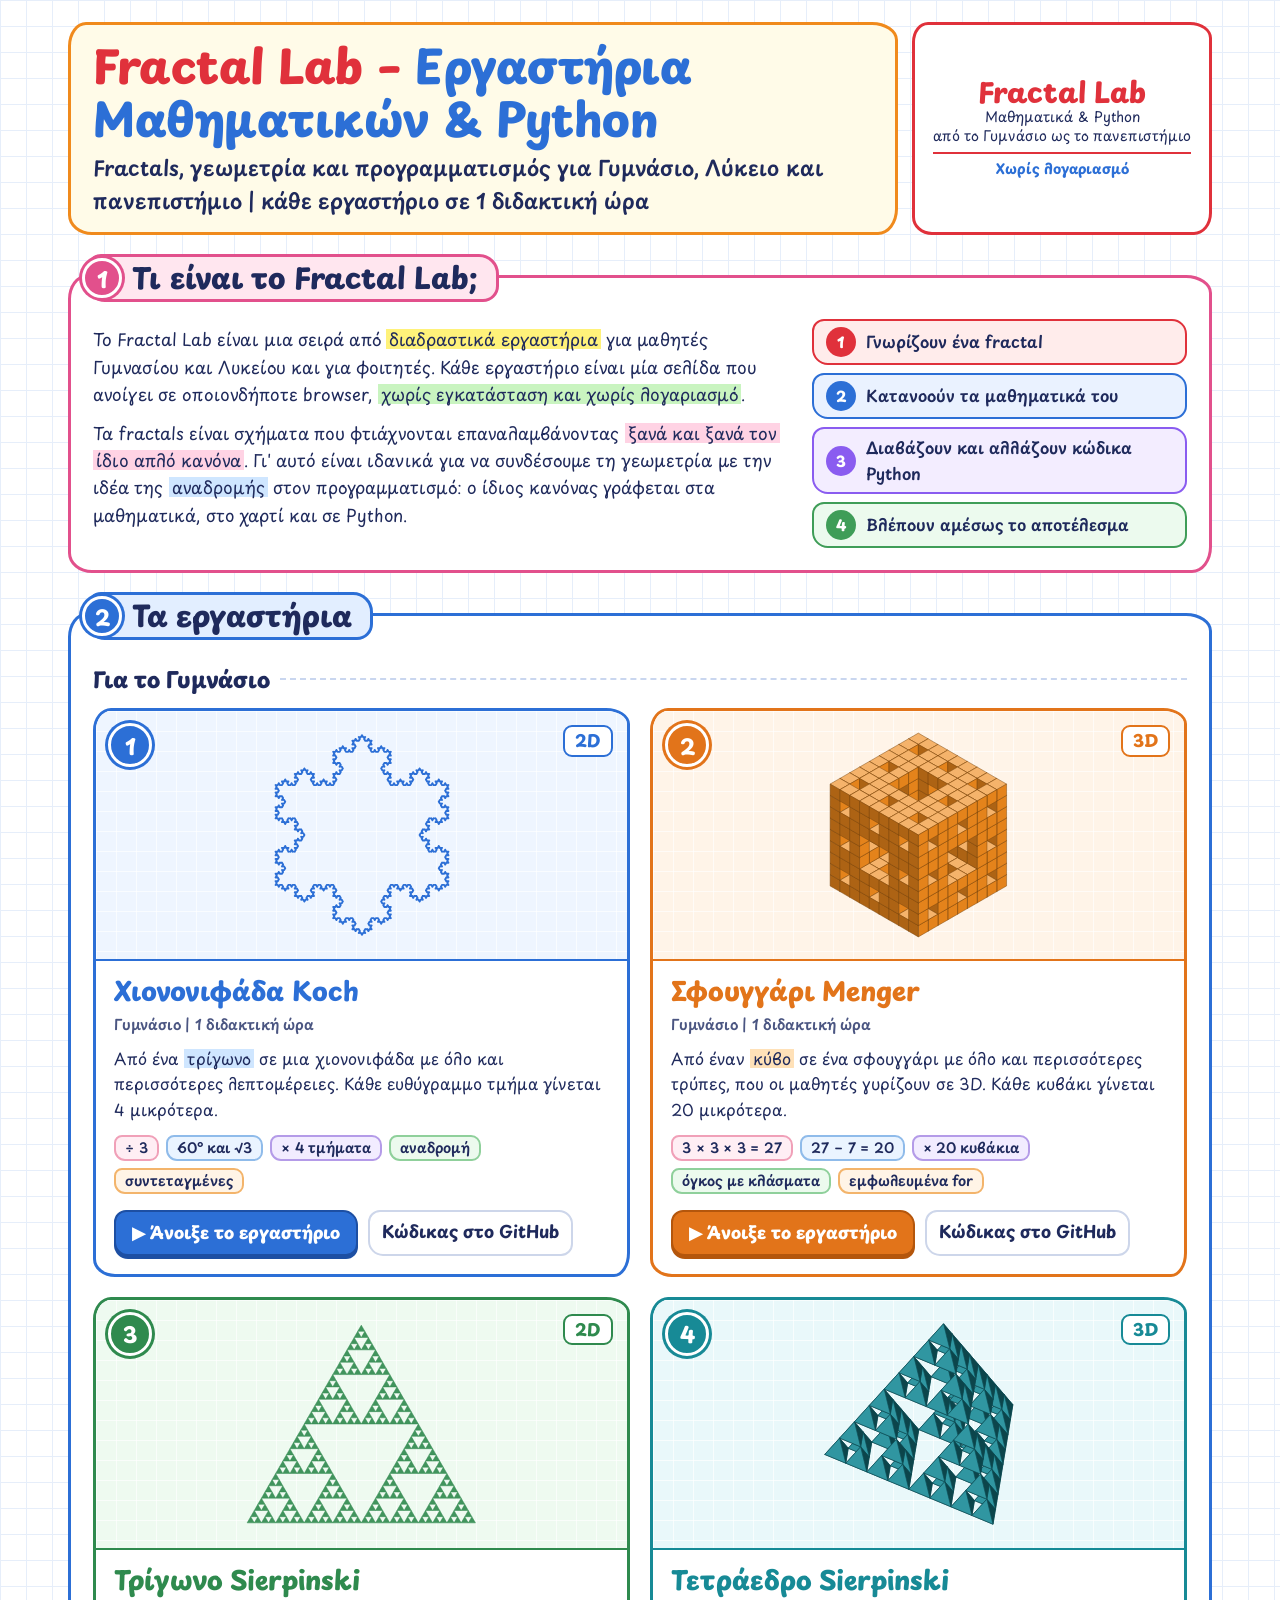
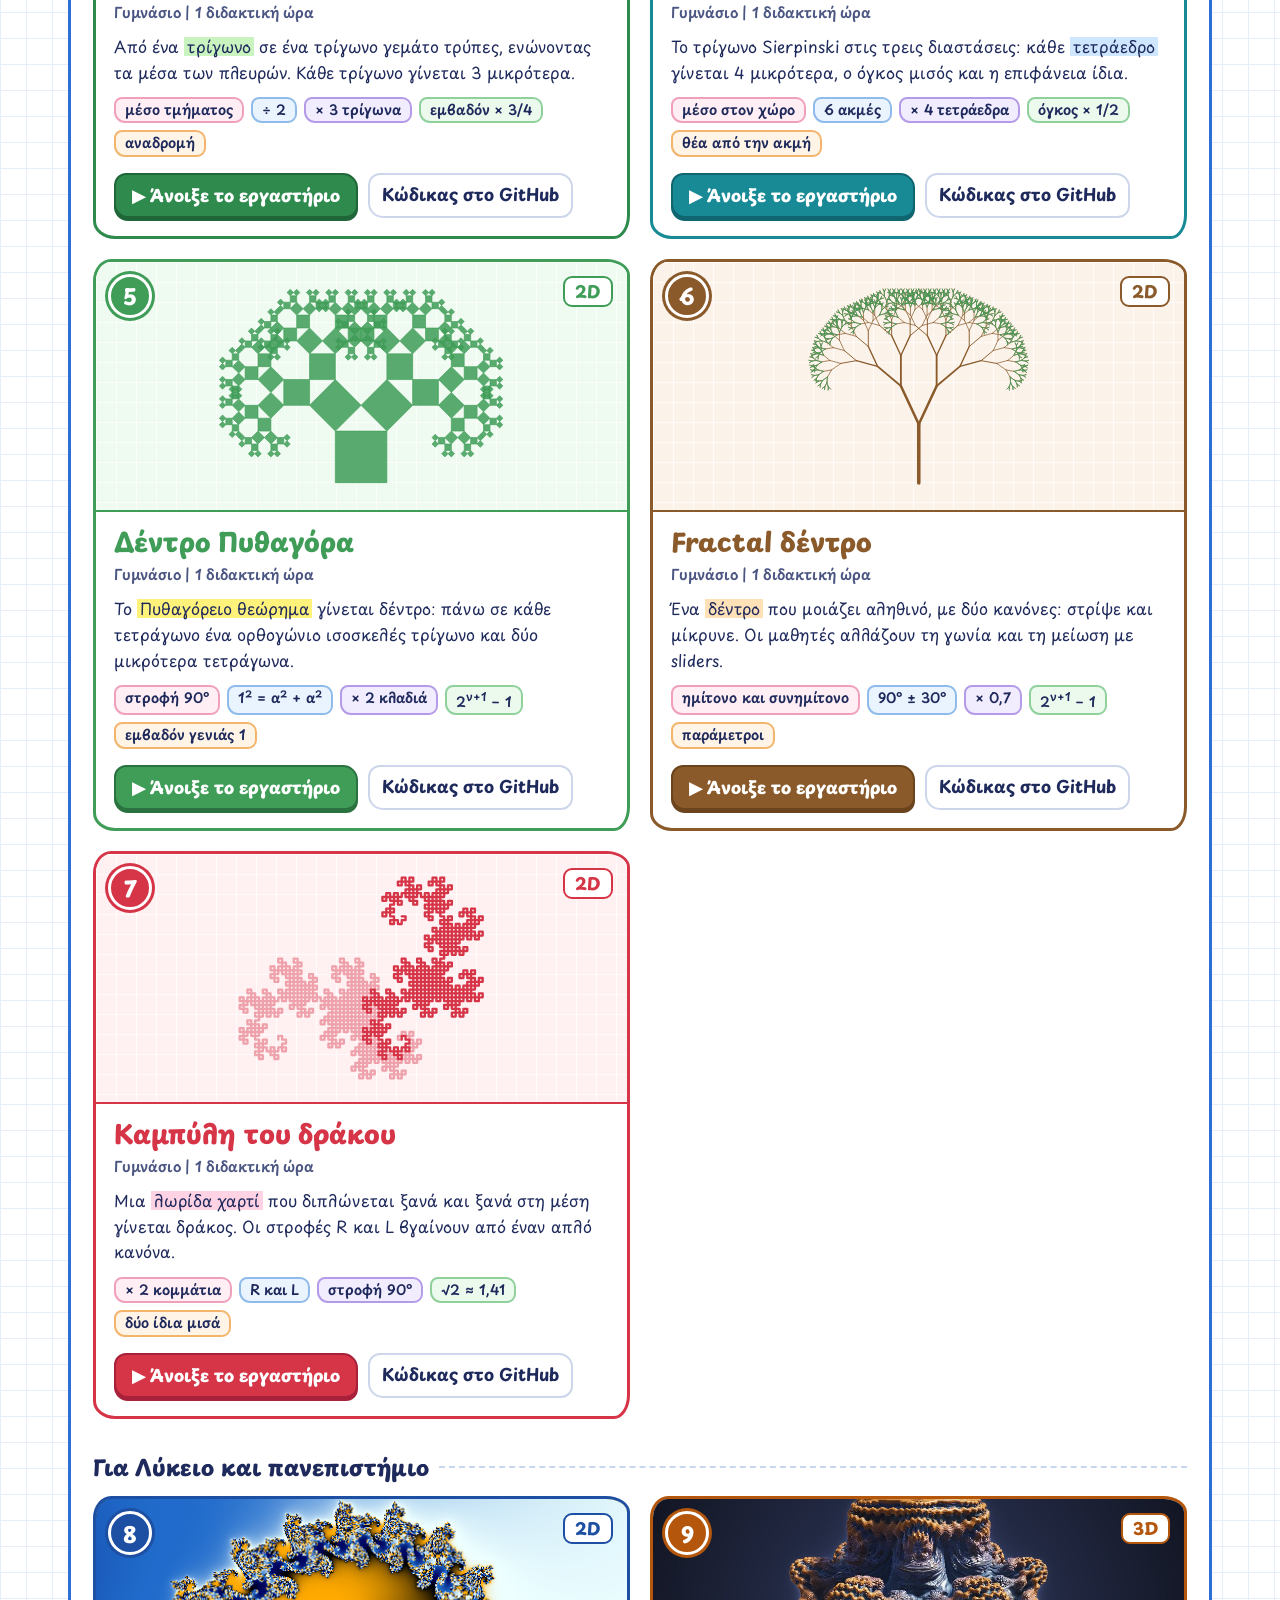
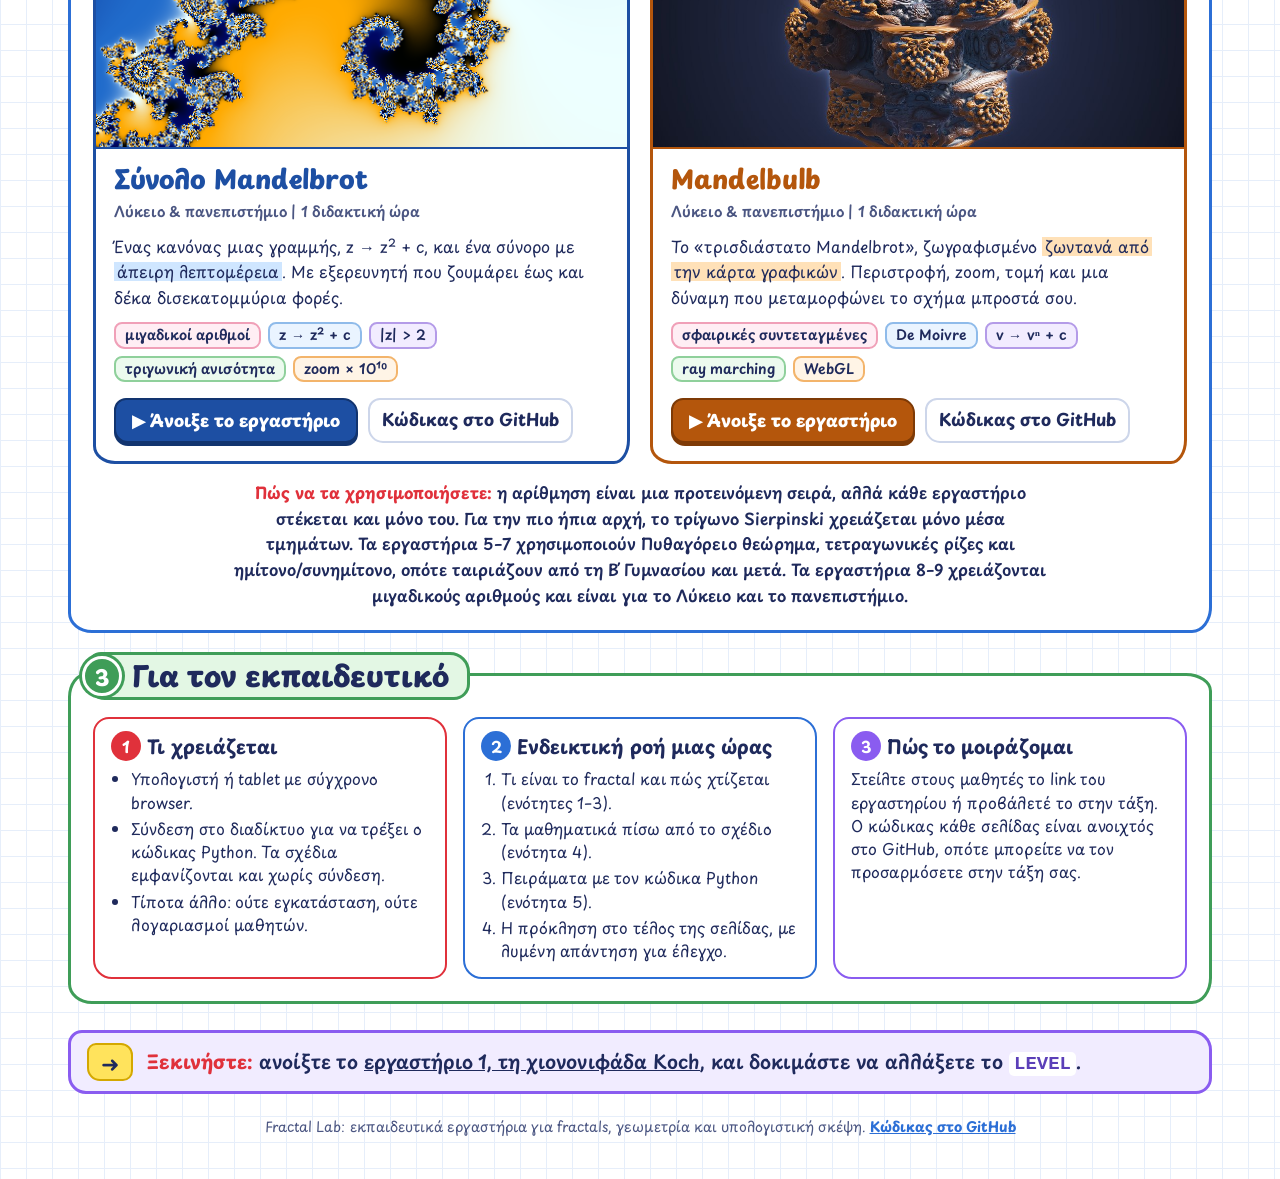
<file: index.html>
<!doctype html>
<html lang="el"><head><meta charset="utf-8"/><meta name="viewport" content="width=device-width, initial-scale=1"/><title>Fractal Lab · Εργαστήρια Μαθηματικών & Python</title>
<meta name="description" content="Διαδραστικά εργαστήρια fractals για Γυμνάσιο, Λύκειο και πανεπιστήμιο: μαθηματικά, γεωμετρία και Python στον browser, χωρίς εγκατάσταση και χωρίς λογαριασμό.">
<link rel="preconnect" href="https://fonts.googleapis.com"><link rel="preconnect" href="https://fonts.gstatic.com" crossorigin>
<link href="https://fonts.googleapis.com/css2?family=Playpen+Sans:wght@400..800&display=swap" rel="stylesheet">
<style>
:root{
  --ink:#1f2a5c;--muted:#4b5682;--paper:#ffffff;--grid:#e6eefa;
  --red:#e0313b;--blue:#2c6fd6;--pink:#e2508c;--green:#3f9d58;--purple:#8a5cf0;--orange:#f08a1c;--teal:#1f9aa8;
  --hl-yellow:#fff27a;--hl-green:#c9f4c0;--hl-pink:#ffd3e4;--hl-blue:#cfe6ff;--hl-orange:#ffe1b8;--hl-purple:#e8dcff;
  --hand:'Playpen Sans','Comic Sans MS','Segoe Print',cursive;
  --wobble:18px 26px 20px 24px / 24px 18px 26px 20px;
}
*{box-sizing:border-box}
html{-webkit-text-size-adjust:100%}
body{margin:0;color:var(--ink);font:400 17px/1.6 var(--hand);background-color:var(--paper);
  background-image:linear-gradient(var(--grid) 1px,transparent 1px),linear-gradient(90deg,var(--grid) 1px,transparent 1px);background-size:26px 26px}
a{color:inherit}
a:focus-visible{outline:3px solid var(--pink);outline-offset:3px}
.sheet{max-width:1180px;margin:0 auto;padding:22px 18px 40px}

.sheet-head{display:grid;grid-template-columns:1fr auto;gap:14px;align-items:stretch}
.title-card{background:#fffbe8;border:3px solid var(--orange);border-radius:var(--wobble);padding:14px 22px}
.title-card h1{margin:0;font-size:clamp(28px,4.2vw,46px);line-height:1.15;font-weight:800;letter-spacing:-.5px}
.title-card h1 .t1{color:var(--red)}.title-card h1 .t2{color:var(--blue)}
.title-card p{margin:6px 0 0;font-size:clamp(16px,2vw,21px);font-weight:600}
.brand-card{background:#fff;border:3px solid var(--red);border-radius:16px 22px 18px 20px / 20px 16px 22px 18px;padding:10px 18px;text-align:center;display:flex;flex-direction:column;justify-content:center;min-width:200px}
.brand-card strong{color:var(--red);font-size:28px;line-height:1.1;font-weight:800}
.brand-card span{font-size:14px;line-height:1.35}
.brand-card em{font-style:normal;color:var(--blue);font-weight:700;border-top:2px solid var(--red);margin-top:6px;padding-top:4px;font-size:14px}

.block{position:relative;background:var(--paper);border:3px solid var(--c,var(--pink));border-radius:var(--wobble);padding:0 22px 22px;margin-top:40px}
.tab{position:relative;top:-24px;margin:0 0 -8px -6px;max-width:calc(100% + 6px);display:inline-flex;align-items:center;gap:10px;background:var(--tab,#ffe6ef);border:3px solid var(--c,var(--pink));border-radius:14px 20px 16px 18px;padding:2px 18px 2px 4px}
.tab .num{display:grid;place-items:center;flex:none;width:40px;height:40px;border-radius:50%;background:var(--c,var(--pink));color:#fff;font-weight:800;font-size:22px;border:3px solid #fff;margin:-8px 0 -8px -12px;box-shadow:0 0 0 3px var(--c,var(--pink))}
.tab h2{margin:0;font-size:clamp(21px,2.6vw,29px);font-weight:800;line-height:1.3}
.b-pink{--c:var(--pink);--tab:#ffe6ef}.b-green{--c:var(--green);--tab:#e3f7e4}.b-blue{--c:var(--blue);--tab:#e2eeff}

.hl{padding:0 .18em;border-radius:3px;-webkit-box-decoration-break:clone;box-decoration-break:clone}
.hl.y{background:linear-gradient(transparent 12%,var(--hl-yellow) 12% 90%,transparent 90%)}
.hl.g{background:linear-gradient(transparent 12%,var(--hl-green) 12% 90%,transparent 90%)}
.hl.p{background:linear-gradient(transparent 12%,var(--hl-pink) 12% 90%,transparent 90%)}
.hl.b{background:linear-gradient(transparent 12%,var(--hl-blue) 12% 90%,transparent 90%)}
.hl.o{background:linear-gradient(transparent 12%,var(--hl-orange) 12% 90%,transparent 90%)}

/* Ενότητα 1 */
.about{display:grid;grid-template-columns:1.3fr .7fr;gap:22px;align-items:center}
.about p{margin:0 0 12px}
.pillars{list-style:none;margin:0;padding:0;display:grid;gap:8px}
.pillars li{display:flex;gap:10px;align-items:center;border:2.5px solid var(--pc);background:var(--pb);border-radius:12px 15px 13px 16px;padding:6px 12px;font-size:16px;font-weight:600}
.pillars li span{flex:none;display:grid;place-items:center;width:30px;height:30px;border-radius:50%;background:var(--pc);color:#fff;font-weight:800;font-size:15px}
.p1{--pc:#e0313b;--pb:#ffeceb}.p2{--pc:#2c6fd6;--pb:#eaf2ff}.p3{--pc:#8a5cf0;--pb:#f3edff}.p4{--pc:#3f9d58;--pb:#ecfaee}

/* Ενότητα 2: κάρτες εργαστηρίων */
.labs{display:grid;grid-template-columns:repeat(2,minmax(0,1fr));gap:20px}
.lab{display:flex;flex-direction:column;border:3px solid var(--lc);border-radius:18px 24px 16px 22px / 22px 16px 24px 18px;background:#fff;overflow:hidden}
.lab-art{position:relative;background:var(--lb);border-bottom:2.5px solid var(--lc);padding:16px;height:250px;display:flex;align-items:center;justify-content:center;
  background-image:linear-gradient(#ffffffaa 1px,transparent 1px),linear-gradient(90deg,#ffffffaa 1px,transparent 1px);background-size:20px 20px}
.lab-art svg{width:auto;height:100%;max-width:100%}
.lab-art .badge{position:absolute;top:12px;left:12px;display:grid;place-items:center;width:44px;height:44px;border-radius:50%;background:var(--lc);color:#fff;font-weight:800;font-size:22px;border:3px solid #fff;box-shadow:0 0 0 3px var(--lc)}
.lab-art .dim{position:absolute;top:14px;right:14px;background:#fff;border:2.5px solid var(--lc);border-radius:9px;padding:0 10px;font-weight:800;color:var(--lc)}
.lab-body{padding:14px 18px 18px;display:flex;flex-direction:column;gap:10px;flex:1}
.lab h3{margin:0;font-size:26px;line-height:1.2;font-weight:800;color:var(--lc)}
.lab .meta{margin:-4px 0 0;font-size:14.5px;color:var(--muted);font-weight:600}
.lab p{margin:0;font-size:16px}
.tags{display:flex;flex-wrap:wrap;gap:7px;margin:2px 0}
.tags span{border:2px solid var(--tc);background:var(--tb);border-radius:8px 10px 9px 11px;padding:0 9px;font-size:14px;font-weight:600}
.t1{--tc:#f0a0b8;--tb:#ffeef4}.t2{--tc:#8fbbea;--tb:#eaf4ff}.t3{--tc:#b49be8;--tb:#f2ecff}.t4{--tc:#8fd09b;--tb:#ecfaee}.t5{--tc:#f3b46b;--tb:#fff4e6}
.lab-actions{display:flex;flex-wrap:wrap;gap:10px;margin-top:auto;padding-top:4px}
.open{display:inline-block;text-decoration:none;background:var(--lc);color:#fff;border:2.5px solid var(--ld);border-radius:12px 15px 12px 14px;padding:7px 16px;font-weight:800;box-shadow:0 3px 0 var(--ld)}
.open:hover{filter:brightness(1.07)}.open:active{transform:translateY(2px);box-shadow:0 1px 0 var(--ld)}
.src{display:inline-block;text-decoration:none;background:#fff;border:2.5px solid #cdd6ea;border-radius:12px 14px 12px 15px;padding:6px 12px;font-weight:700}
.src:hover{background:#f4f7ff}
.labs-group{margin:4px 0 12px;font-size:22px;font-weight:800;color:var(--ink);display:flex;align-items:center;gap:10px}
.labs-group::after{content:"";flex:1;border-top:2.5px dashed #c9d6ef}
.labs + .labs-group{margin-top:30px}
.lab-art.photo{padding:0;background:#05070f}
.lab-art.photo svg,.lab-art.photo img{display:block;width:100%;height:100%;max-width:none;object-fit:cover}
.order{margin:16px auto 0;max-width:820px;font-weight:600;font-size:16px;text-align:center}
.order b{color:var(--red)}

/* Ενότητα 3: για τον εκπαιδευτικό */
.teach{display:grid;grid-template-columns:repeat(3,minmax(0,1fr));gap:16px}
.note-card{border:2.5px solid var(--nc);border-radius:16px 20px 15px 19px;padding:12px 16px;background:#fff}
.note-card h3{margin:0 0 6px;font-size:19px;line-height:1.3}
.note-card h3 .q{display:inline-grid;place-items:center;width:30px;height:30px;border-radius:50%;background:var(--nc);color:#fff;font-size:16px;margin-right:6px;vertical-align:1px}
.note-card p,.note-card li{font-size:15.5px;line-height:1.5}
.note-card p{margin:6px 0}
.note-card ol,.note-card ul{margin:6px 0 0;padding-left:20px}
.note-card li{margin:3px 0}
.n1{--nc:#e0313b}.n2{--nc:#2c6fd6}.n3{--nc:#8a5cf0}

.next{margin-top:26px;display:flex;align-items:center;gap:14px;background:#f1ecff;border:3px solid var(--purple);border-radius:14px 20px 16px 18px;padding:10px 16px}
.next .go{flex:none;display:grid;place-items:center;width:46px;height:38px;background:#ffe35c;border:2.5px solid #d4a800;border-radius:9px 12px 10px 13px;font-size:22px}
.next p{margin:0;font-size:clamp(16px,2vw,19px);font-weight:600}
.next p b{color:var(--red)}
footer{text-align:center;color:var(--muted);font-size:14px;margin-top:22px}
footer a{color:var(--blue);font-weight:700}

@media(max-width:850px){
  .sheet-head,.about,.labs,.teach{grid-template-columns:1fr}
  .brand-card{min-width:0}
  .block{padding:0 14px 16px}
  .tab{padding-right:12px}.tab h2{font-size:20px}
  .lab-art{height:210px}
}
</style></head>
<body><main class="sheet">

<header class="sheet-head">
  <div class="title-card">
    <h1><span class="t1">Fractal Lab –</span> <span class="t2">Εργαστήρια Μαθηματικών &amp; Python</span></h1>
    <p>Fractals, γεωμετρία και προγραμματισμός για Γυμνάσιο, Λύκειο και πανεπιστήμιο | κάθε εργαστήριο σε 1 διδακτική ώρα</p>
  </div>
  <aside class="brand-card" aria-label="Fractal Lab">
    <strong>Fractal Lab</strong>
    <span>Μαθηματικά &amp; Python<br>από το Γυμνάσιο ως το πανεπιστήμιο</span>
    <em>Χωρίς λογαριασμό</em>
  </aside>
</header>

<section class="block b-pink" aria-labelledby="s1">
  <div class="tab"><span class="num">1</span><h2 id="s1">Τι είναι το Fractal Lab;</h2></div>
  <div class="about">
    <div>
      <p>Το Fractal Lab είναι μια σειρά από <span class="hl y">διαδραστικά εργαστήρια</span> για μαθητές Γυμνασίου και Λυκείου και για φοιτητές. Κάθε εργαστήριο είναι μία σελίδα που ανοίγει σε οποιονδήποτε browser, <span class="hl g">χωρίς εγκατάσταση και χωρίς λογαριασμό</span>.</p>
      <p>Τα fractals είναι σχήματα που φτιάχνονται επαναλαμβάνοντας <span class="hl p">ξανά και ξανά τον ίδιο απλό κανόνα</span>. Γι' αυτό είναι ιδανικά για να συνδέσουμε τη γεωμετρία με την ιδέα της <span class="hl b">αναδρομής</span> στον προγραμματισμό: ο ίδιος κανόνας γράφεται στα μαθηματικά, στο χαρτί και σε Python.</p>
    </div>
    <ul class="pillars" aria-label="Τι κάνουν οι μαθητές σε κάθε εργαστήριο">
      <li class="p1"><span>1</span>Γνωρίζουν ένα fractal</li>
      <li class="p2"><span>2</span>Κατανοούν τα μαθηματικά του</li>
      <li class="p3"><span>3</span>Διαβάζουν και αλλάζουν κώδικα Python</li>
      <li class="p4"><span>4</span>Βλέπουν αμέσως το αποτέλεσμα</li>
    </ul>
  </div>
</section>

<section class="block b-blue" aria-labelledby="s2">
  <div class="tab"><span class="num">2</span><h2 id="s2">Τα εργαστήρια</h2></div>
<!-- LABS:START -->
  <h3 class="labs-group">Για το Γυμνάσιο</h3>
  <div class="labs">
    <article class="lab" style="--lc:#2c6fd6;--ld:#1d4fa3;--lb:#eef5ff">
      <div class="lab-art"><span class="badge">1</span><span class="dim">2D</span><svg id="art-koch" role="img" aria-label="Χιονονιφάδα Koch, επίπεδο 4"></svg></div>
      <div class="lab-body">
        <h3>Χιονονιφάδα Koch</h3>
        <p class="meta">Γυμνάσιο | 1 διδακτική ώρα</p>
        <p>Από ένα <span class="hl b">τρίγωνο</span> σε μια χιονονιφάδα με όλο και περισσότερες λεπτομέρειες. Κάθε ευθύγραμμο τμήμα γίνεται 4 μικρότερα.</p>
        <div class="tags"><span class="t1">÷ 3</span><span class="t2">60° και √3</span><span class="t3">× 4 τμήματα</span><span class="t4">αναδρομή</span><span class="t5">συντεταγμένες</span></div>
        <div class="lab-actions"><a class="open" href="https://izzydi.github.io/koch-fractal/">▶ Άνοιξε το εργαστήριο</a><a class="src" href="https://github.com/izzydi/koch-fractal">Κώδικας στο GitHub</a></div>
      </div>
    </article>
    <article class="lab" style="--lc:#e2741a;--ld:#b4560c;--lb:#fff4e8">
      <div class="lab-art"><span class="badge">2</span><span class="dim">3D</span><svg id="art-menger" role="img" aria-label="Σφουγγάρι Menger, επίπεδο 2"></svg></div>
      <div class="lab-body">
        <h3>Σφουγγάρι Menger</h3>
        <p class="meta">Γυμνάσιο | 1 διδακτική ώρα</p>
        <p>Από έναν <span class="hl o">κύβο</span> σε ένα σφουγγάρι με όλο και περισσότερες τρύπες, που οι μαθητές γυρίζουν σε 3D. Κάθε κυβάκι γίνεται 20 μικρότερα.</p>
        <div class="tags"><span class="t1">3 × 3 × 3 = 27</span><span class="t2">27 − 7 = 20</span><span class="t3">× 20 κυβάκια</span><span class="t4">όγκος με κλάσματα</span><span class="t5">εμφωλευμένα for</span></div>
        <div class="lab-actions"><a class="open" href="https://izzydi.github.io/menger-sponge/">▶ Άνοιξε το εργαστήριο</a><a class="src" href="https://github.com/izzydi/menger-sponge">Κώδικας στο GitHub</a></div>
      </div>
    </article>
    <article class="lab" style="--lc:#2f8a4e;--ld:#1f6638;--lb:#eefaf0">
      <div class="lab-art"><span class="badge">3</span><span class="dim">2D</span><svg id="art-sierpinski-triangle" role="img" aria-label="Τρίγωνο Sierpinski, επίπεδο 5"></svg></div>
      <div class="lab-body">
        <h3>Τρίγωνο Sierpinski</h3>
        <p class="meta">Γυμνάσιο | 1 διδακτική ώρα</p>
        <p>Από ένα <span class="hl g">τρίγωνο</span> σε ένα τρίγωνο γεμάτο τρύπες, ενώνοντας τα μέσα των πλευρών. Κάθε τρίγωνο γίνεται 3 μικρότερα.</p>
        <div class="tags"><span class="t1">μέσο τμήματος</span><span class="t2">÷ 2</span><span class="t3">× 3 τρίγωνα</span><span class="t4">εμβαδόν × 3/4</span><span class="t5">αναδρομή</span></div>
        <div class="lab-actions"><a class="open" href="sierpinski-triangle/">▶ Άνοιξε το εργαστήριο</a><a class="src" href="https://github.com/izzydi/fractal-lab/tree/main/sierpinski-triangle">Κώδικας στο GitHub</a></div>
      </div>
    </article>
    <article class="lab" style="--lc:#178a96;--ld:#0f6670;--lb:#e9f8fa">
      <div class="lab-art"><span class="badge">4</span><span class="dim">3D</span><svg id="art-sierpinski-tetrahedron" role="img" aria-label="Τετράεδρο Sierpinski, επίπεδο 3"></svg></div>
      <div class="lab-body">
        <h3>Τετράεδρο Sierpinski</h3>
        <p class="meta">Γυμνάσιο | 1 διδακτική ώρα</p>
        <p>Το τρίγωνο Sierpinski στις τρεις διαστάσεις: κάθε <span class="hl b">τετράεδρο</span> γίνεται 4 μικρότερα, ο όγκος μισός και η επιφάνεια ίδια.</p>
        <div class="tags"><span class="t1">μέσο στον χώρο</span><span class="t2">6 ακμές</span><span class="t3">× 4 τετράεδρα</span><span class="t4">όγκος × 1/2</span><span class="t5">θέα από την ακμή</span></div>
        <div class="lab-actions"><a class="open" href="sierpinski-tetrahedron/">▶ Άνοιξε το εργαστήριο</a><a class="src" href="https://github.com/izzydi/fractal-lab/tree/main/sierpinski-tetrahedron">Κώδικας στο GitHub</a></div>
      </div>
    </article>
    <article class="lab" style="--lc:#3f9d58;--ld:#2a7340;--lb:#effaf1">
      <div class="lab-art"><span class="badge">5</span><span class="dim">2D</span><svg id="art-pythagoras-tree" role="img" aria-label="Δέντρο Πυθαγόρα, επίπεδο 7"></svg></div>
      <div class="lab-body">
        <h3>Δέντρο Πυθαγόρα</h3>
        <p class="meta">Γυμνάσιο | 1 διδακτική ώρα</p>
        <p>Το <span class="hl y">Πυθαγόρειο θεώρημα</span> γίνεται δέντρο: πάνω σε κάθε τετράγωνο ένα ορθογώνιο ισοσκελές τρίγωνο και δύο μικρότερα τετράγωνα.</p>
        <div class="tags"><span class="t1">στροφή 90°</span><span class="t2">1² = α² + α²</span><span class="t3">× 2 κλαδιά</span><span class="t4">2<sup>ν+1</sup> − 1</span><span class="t5">εμβαδόν γενιάς 1</span></div>
        <div class="lab-actions"><a class="open" href="pythagoras-tree/">▶ Άνοιξε το εργαστήριο</a><a class="src" href="https://github.com/izzydi/fractal-lab/tree/main/pythagoras-tree">Κώδικας στο GitHub</a></div>
      </div>
    </article>
    <article class="lab" style="--lc:#8a5a2b;--ld:#6b431c;--lb:#fbf3ea">
      <div class="lab-art"><span class="badge">6</span><span class="dim">2D</span><svg id="art-fractal-tree" role="img" aria-label="Fractal δέντρο, επίπεδο 9"></svg></div>
      <div class="lab-body">
        <h3>Fractal δέντρο</h3>
        <p class="meta">Γυμνάσιο | 1 διδακτική ώρα</p>
        <p>Ένα <span class="hl o">δέντρο</span> που μοιάζει αληθινό, με δύο κανόνες: στρίψε και μίκρυνε. Οι μαθητές αλλάζουν τη γωνία και τη μείωση με sliders.</p>
        <div class="tags"><span class="t1">ημίτονο και συνημίτονο</span><span class="t2">90° ± 30°</span><span class="t3">× 0,7</span><span class="t4">2<sup>ν+1</sup> − 1</span><span class="t5">παράμετροι</span></div>
        <div class="lab-actions"><a class="open" href="fractal-tree/">▶ Άνοιξε το εργαστήριο</a><a class="src" href="https://github.com/izzydi/fractal-lab/tree/main/fractal-tree">Κώδικας στο GitHub</a></div>
      </div>
    </article>
    <article class="lab" style="--lc:#d63447;--ld:#a8213a;--lb:#fff0f2">
      <div class="lab-art"><span class="badge">7</span><span class="dim">2D</span><svg id="art-dragon-curve" role="img" aria-label="Καμπύλη του δράκου, επίπεδο 11"></svg></div>
      <div class="lab-body">
        <h3>Καμπύλη του δράκου</h3>
        <p class="meta">Γυμνάσιο | 1 διδακτική ώρα</p>
        <p>Μια <span class="hl p">λωρίδα χαρτί</span> που διπλώνεται ξανά και ξανά στη μέση γίνεται δράκος. Οι στροφές R και L βγαίνουν από έναν απλό κανόνα.</p>
        <div class="tags"><span class="t1">× 2 κομμάτια</span><span class="t2">R και L</span><span class="t3">στροφή 90°</span><span class="t4">√2 ≈ 1,41</span><span class="t5">δύο ίδια μισά</span></div>
        <div class="lab-actions"><a class="open" href="dragon-curve/">▶ Άνοιξε το εργαστήριο</a><a class="src" href="https://github.com/izzydi/fractal-lab/tree/main/dragon-curve">Κώδικας στο GitHub</a></div>
      </div>
    </article>
  </div>
  <h3 class="labs-group">Για Λύκειο και πανεπιστήμιο</h3>
  <div class="labs">
    <article class="lab" style="--lc:#1d4fa3;--ld:#12346f;--lb:#eef3ff">
      <div class="lab-art photo"><span class="badge">8</span><span class="dim">2D</span><svg id="art-mandelbrot" role="img" aria-label="Λεπτομέρεια του συνόλου Mandelbrot, η κοιλάδα των ιππόκαμπων"></svg></div>
      <div class="lab-body">
        <h3>Σύνολο Mandelbrot</h3>
        <p class="meta">Λύκειο &amp; πανεπιστήμιο | 1 διδακτική ώρα</p>
        <p>Ένας κανόνας μιας γραμμής, z → z² + c, και ένα σύνορο με <span class="hl b">άπειρη λεπτομέρεια</span>. Με εξερευνητή που ζουμάρει έως και δέκα δισεκατομμύρια φορές.</p>
        <div class="tags"><span class="t1">μιγαδικοί αριθμοί</span><span class="t2">z → z² + c</span><span class="t3">|z| > 2</span><span class="t4">τριγωνική ανισότητα</span><span class="t5">zoom × 10¹⁰</span></div>
        <div class="lab-actions"><a class="open" href="mandelbrot/">▶ Άνοιξε το εργαστήριο</a><a class="src" href="https://github.com/izzydi/fractal-lab/tree/main/mandelbrot">Κώδικας στο GitHub</a></div>
      </div>
    </article>
    <article class="lab" style="--lc:#b4560c;--ld:#7e3a06;--lb:#fff4e8">
      <div class="lab-art photo"><span class="badge">9</span><span class="dim">3D</span><img src="assets/mandelbulb.jpg" alt="Ο Mandelbulb με δύναμη 8" loading="lazy"></div>
      <div class="lab-body">
        <h3>Mandelbulb</h3>
        <p class="meta">Λύκειο &amp; πανεπιστήμιο | 1 διδακτική ώρα</p>
        <p>Το «τρισδιάστατο Mandelbrot», ζωγραφισμένο <span class="hl o">ζωντανά από την κάρτα γραφικών</span>. Περιστροφή, zoom, τομή και μια δύναμη που μεταμορφώνει το σχήμα μπροστά σου.</p>
        <div class="tags"><span class="t1">σφαιρικές συντεταγμένες</span><span class="t2">De Moivre</span><span class="t3">v → vⁿ + c</span><span class="t4">ray marching</span><span class="t5">WebGL</span></div>
        <div class="lab-actions"><a class="open" href="mandelbulb/">▶ Άνοιξε το εργαστήριο</a><a class="src" href="https://github.com/izzydi/fractal-lab/tree/main/mandelbulb">Κώδικας στο GitHub</a></div>
      </div>
    </article>
  </div>
  <p class="order"><b>Πώς να τα χρησιμοποιήσετε:</b> η αρίθμηση είναι μια προτεινόμενη σειρά, αλλά κάθε εργαστήριο στέκεται και μόνο του. Για την πιο ήπια αρχή, το τρίγωνο Sierpinski χρειάζεται μόνο μέσα τμημάτων. Τα εργαστήρια 5–7 χρησιμοποιούν Πυθαγόρειο θεώρημα, τετραγωνικές ρίζες και ημίτονο/συνημίτονο, οπότε ταιριάζουν από τη Β΄ Γυμνασίου και μετά. Τα εργαστήρια 8–9 χρειάζονται μιγαδικούς αριθμούς και είναι για το Λύκειο και το πανεπιστήμιο.</p>
<!-- LABS:END -->
</section>

<section class="block b-green" aria-labelledby="s3">
  <div class="tab"><span class="num">3</span><h2 id="s3">Για τον εκπαιδευτικό</h2></div>
  <div class="teach">
    <article class="note-card n1"><h3><span class="q">1</span>Τι χρειάζεται</h3>
      <ul>
        <li>Υπολογιστή ή tablet με σύγχρονο browser.</li>
        <li>Σύνδεση στο διαδίκτυο για να τρέξει ο κώδικας Python. Τα σχέδια εμφανίζονται και χωρίς σύνδεση.</li>
        <li>Τίποτα άλλο: ούτε εγκατάσταση, ούτε λογαριασμοί μαθητών.</li>
      </ul>
    </article>
    <article class="note-card n2"><h3><span class="q">2</span>Ενδεικτική ροή μιας ώρας</h3>
      <ol>
        <li>Τι είναι το fractal και πώς χτίζεται (ενότητες 1–3).</li>
        <li>Τα μαθηματικά πίσω από το σχέδιο (ενότητα 4).</li>
        <li>Πειράματα με τον κώδικα Python (ενότητα 5).</li>
        <li>Η πρόκληση στο τέλος της σελίδας, με λυμένη απάντηση για έλεγχο.</li>
      </ol>
    </article>
    <article class="note-card n3"><h3><span class="q">3</span>Πώς το μοιράζομαι</h3>
      <p>Στείλτε στους μαθητές το link του εργαστηρίου ή προβάλετέ το στην τάξη. Ο κώδικας κάθε σελίδας είναι ανοιχτός στο GitHub, οπότε μπορείτε να τον προσαρμόσετε στην τάξη σας.</p>
    </article>
  </div>
</section>

<div class="next"><span class="go" aria-hidden="true">➜</span><p><b>Ξεκινήστε:</b> ανοίξτε το <a href="https://izzydi.github.io/koch-fractal/">εργαστήριο 1, τη χιονονιφάδα Koch</a>, και δοκιμάστε να αλλάξετε το <code style="font-family:Consolas,'Courier New',monospace;background:#fff;border-radius:5px;padding:1px 5px;color:#5b3fb8">LEVEL</code>.</p></div>

<footer>Fractal Lab: εκπαιδευτικά εργαστήρια για fractals, γεωμετρία και υπολογιστική σκέψη. <a href="https://github.com/izzydi/fractal-lab">Κώδικας στο GitHub</a></footer>
</main>
<script src="assets/draw2d.js"></script>
<script src="assets/mandelbrot.js"></script>
<script>
// Ίδιοι κανόνες με τα εργαστήρια, για τα σχέδια στις κάρτες.
function kochJS(a,b,n){if(n===0)return [[a,b]];const dx=(b[0]-a[0])/3,dy=(b[1]-a[1])/3,p=[a[0]+dx,a[1]+dy],q=[a[0]+2*dx,a[1]+2*dy],peak=[p[0]+dx/2+Math.sqrt(3)*dy/2,p[1]+dy/2-Math.sqrt(3)*dx/2];return [...kochJS(a,p,n-1),...kochJS(p,peak,n-1),...kochJS(peak,q,n-1),...kochJS(q,b,n-1)]}
function kochSVG(svg,n,color){const h=Math.sqrt(3)/3,t=[[-1,-h],[1,-h],[0,2*h]];const segs=t.flatMap((p,i)=>kochJS(p,t[(i+1)%3],n));
  const d=segs.map(s=>'M'+s[0][0].toFixed(4)+' '+(-s[0][1]).toFixed(4)+'L'+s[1][0].toFixed(4)+' '+(-s[1][1]).toFixed(4)).join('');
  svg.setAttribute('viewBox','-1.25 -1.25 2.5 2.5');svg.innerHTML='<path d="'+d+'" fill="none" stroke="'+color+'" stroke-width="0.022" stroke-linejoin="round" stroke-linecap="round"/>'}
function mengerJS(x,y,z,size,n){if(n===0)return [[x,y,z,size]];const s=size/3,out=[];for(let i=0;i<3;i++)for(let j=0;j<3;j++)for(let k=0;k<3;k++){if((i===1)+(j===1)+(k===1)>=2)continue;out.push(...mengerJS(x+i*s,y+j*s,z+k*s,s,n-1))}return out}
function shade(hex,f){const n=parseInt(hex.slice(1),16);let r=n>>16,g=n>>8&255,b=n&255;const m=c=>Math.round(f>=1?c+(255-c)*(f-1):c*f);return 'rgb('+m(r)+','+m(g)+','+m(b)+')'}
function isoSVG(svg,cubes,base){
  const P=(x,y,z)=>[(x-y)*0.8660254,(x+y)*0.5-z];
  const sorted=cubes.slice().sort((a,b)=>(a[0]+a[1]+a[2])-(b[0]+b[1]+b[2]));
  const top=shade(base,1.35),right=shade(base,0.95),left=shade(base,0.72),edge=shade(base,0.5);
  let minX=1e9,maxX=-1e9,minY=1e9,maxY=-1e9,parts=[];
  const poly=(pts,fill)=>{for(const[px,py] of pts){minX=Math.min(minX,px);maxX=Math.max(maxX,px);minY=Math.min(minY,py);maxY=Math.max(maxY,py)}parts.push('<polygon points="'+pts.map(p=>p[0].toFixed(4)+','+p[1].toFixed(4)).join(' ')+'" fill="'+fill+'"/>')};
  for(const[x,y,z,s] of sorted){
    poly([P(x,y,z+s),P(x+s,y,z+s),P(x+s,y+s,z+s),P(x,y+s,z+s)],top);
    poly([P(x+s,y,z),P(x+s,y+s,z),P(x+s,y+s,z+s),P(x+s,y,z+s)],right);
    poly([P(x,y+s,z),P(x+s,y+s,z),P(x+s,y+s,z+s),P(x,y+s,z+s)],left);
  }
  const pad=0.06;svg.setAttribute('viewBox',(minX-pad)+' '+(minY-pad)+' '+(maxX-minX+2*pad)+' '+(maxY-minY+2*pad));
  svg.innerHTML='<g stroke="'+edge+'" stroke-width="'+(0.0035+0.01*cubes[0][3])+'" stroke-linejoin="round">'+parts.join('')+'</g>';
}
// ART:START
kochSVG(document.querySelector('#art-koch'),4,'#2c6fd6');
isoSVG(document.querySelector('#art-menger'),mengerJS(0,0,0,1,2),'#f08a1c');
{const mid=(p,q)=>[(p[0]+q[0])/2,(p[1]+q[1])/2];const s=(a,b,c,n)=>n===0?[[a,b,c]]:[...s(a,mid(a,b),mid(c,a),n-1),...s(mid(a,b),b,mid(b,c),n-1),...s(mid(c,a),mid(b,c),c,n-1)];FL2D.drawSVG(document.querySelector('#art-sierpinski-triangle'),{polygons:s([0,0],[16,0],[8,8*Math.sqrt(3)],5)},'#2f8a4e',{fillOpacity:.9,edgeWidth:.002});}
{const mid=(p,q)=>[(p[0]+q[0])/2,(p[1]+q[1])/2,(p[2]+q[2])/2];const tet=(a,b,c,d,n)=>{if(n===0)return [[a,b,c,d]];const ab=mid(a,b),ac=mid(a,c),ad=mid(a,d),bc=mid(b,c),bd=mid(b,d),cd=mid(c,d);return [...tet(a,ab,ac,ad,n-1),...tet(ab,b,bc,bd,n-1),...tet(ac,bc,c,cd,n-1),...tet(ad,bd,cd,d,n-1)]};const S=Math.sqrt(3),T=tet([0,0,0],[8,0,0],[4,4*S,0],[4,4*S/3,8*Math.sqrt(2/3)],3);const sub=(p,q)=>[p[0]-q[0],p[1]-q[1],p[2]-q[2]],cr=(u,v)=>[u[1]*v[2]-u[2]*v[1],u[2]*v[0]-u[0]*v[2],u[0]*v[1]-u[1]*v[0]],dt=(u,v)=>u[0]*v[0]+u[1]*v[1]+u[2]*v[2],nm=u=>{const l=Math.hypot(...u)||1;return u.map(x=>x/l)};const th=-0.62,ph=0.62,ct=Math.cos(th),st=Math.sin(th),cp=Math.cos(ph),sp=Math.sin(ph),L=nm([-0.5,-0.8,0.9]);const view=p=>{const x=p[0]-4,y=p[1]-2.3,z=p[2]-2,x1=x*ct-y*st,y1=x*st+y*ct;return [x1,z*cp+y1*sp,y1*cp-z*sp]};const F=[[0,1,2,3],[0,1,3,2],[0,2,3,1],[1,2,3,0]],faces=[];for(const t of T)for(const[i,j,k,o] of F){let n=nm(cr(sub(t[j],t[i]),sub(t[k],t[i])));if(dt(n,sub(t[o],t[i]))>0)n=n.map(v=>-v);const pts=[t[i],t[j],t[k]].map(view);faces.push({pts,d:(pts[0][2]+pts[1][2]+pts[2][2])/3,l:0.5+0.75*Math.max(0,dt(n,L))})}faces.sort((a,b)=>b.d-a.d);const sh=f=>{const c=[23,138,150].map(v=>Math.round(f>=1?v+(255-v)*(f-1):v*f));return 'rgb('+c+')'};const svg=document.querySelector('#art-sierpinski-tetrahedron');let x0=1e9,x1=-1e9,y0=1e9,y1=-1e9;for(const f of faces)for(const p of f.pts){x0=Math.min(x0,p[0]);x1=Math.max(x1,p[0]);y0=Math.min(y0,-p[1]);y1=Math.max(y1,-p[1])}svg.setAttribute('viewBox',(x0-.3)+' '+(y0-.3)+' '+(x1-x0+.6)+' '+(y1-y0+.6));svg.innerHTML='<g stroke="'+sh(0.55)+'" stroke-width="0.025" stroke-linejoin="round">'+faces.map(f=>'<polygon points="'+f.pts.map(p=>p[0].toFixed(3)+','+(-p[1]).toFixed(3)).join(' ')+'" fill="'+sh(f.l)+'"/>').join('')+'</g>';}
{const tr=(p1,p2,n)=>{const dx=p2[0]-p1[0],dy=p2[1]-p1[1],p3=[p2[0]-dy,p2[1]+dx],p4=[p1[0]-dy,p1[1]+dx];const sq=[p1,p2,p3,p4];if(n===0)return [sq];const top=[(p4[0]+p3[0])/2-dy/2,(p4[1]+p3[1])/2+dx/2];return [sq,...tr(p4,top,n-1),...tr(top,p3,n-1)]};FL2D.drawSVG(document.querySelector('#art-pythagoras-tree'),{polygons:tr([0,0],[1,0],7)},'#3f9d58',{fillOpacity:.85,edgeWidth:.002});}
{const br=(x,y,l,d,n,o)=>{const a=d*Math.PI/180,x2=x+l*Math.cos(a),y2=y+l*Math.sin(a);o.push([[x,y],[x2,y2]]);if(n>0){br(x2,y2,l*.72,d+25,n-1,o);br(x2,y2,l*.72,d-25,n-1,o)}return o};const T=br(0,0,1,90,9,[]),svg=document.querySelector('#art-fractal-tree'),mn=Math.min(...T.map(g=>Math.hypot(g[1][0]-g[0][0],g[1][1]-g[0][1])));FL2D.drawSVG(svg,{segments:T},'#8a5a2b',{widthByLength:.06,pad:.05});const tmp=document.createElementNS('http://www.w3.org/2000/svg','svg');FL2D.drawSVG(tmp,{segments:T.filter(g=>Math.hypot(g[1][0]-g[0][0],g[1][1]-g[0][1])<mn*2.1)},'#3f9d58',{widthByLength:.096});svg.insertAdjacentHTML('beforeend',tmp.innerHTML);}
{const fo=n=>{if(n===0)return [];const o=fo(n-1);return [...o,'R',...o.slice().reverse().map(t=>t==='R'?'L':'R')]};let x=1,y=0,dx=1,dy=0;const P=[[0,0],[1,0]];for(const t of fo(11)){if(t==='R')[dx,dy]=[dy,-dx];else [dx,dy]=[-dy,dx];x+=dx;y+=dy;P.push([x,y])}const b=FL2D.bounds({path:P}),pd=2,svg=document.querySelector('#art-dragon-curve'),h=(P.length-1)/2,d=p=>'M'+p.map(q=>q[0]+' '+(-q[1])).join('L');svg.setAttribute('viewBox',(b.minX-pd)+' '+(-(b.maxY+pd))+' '+(b.maxX-b.minX+2*pd)+' '+(b.maxY-b.minY+2*pd));svg.innerHTML='<g fill="none" stroke="#d63447" stroke-width="0.6" stroke-linecap="round" stroke-linejoin="round"><path d="'+d(P.slice(h))+'" stroke-opacity="0.42"/><path d="'+d(P.slice(0,h+1))+'"/></g>';}
{const c=document.createElement('canvas');c.width=520;c.height=340;MB.renderTo(c,{cx:-0.74345,cy:0.13135,w:0.0034},{maxIter:800});const s=document.querySelector('#art-mandelbrot');s.setAttribute('viewBox','0 0 520 340');s.setAttribute('preserveAspectRatio','xMidYMid slice');s.innerHTML='<image href="'+c.toDataURL()+'" width="520" height="340"/>';}
// ART:END
</script></body></html>
</file>
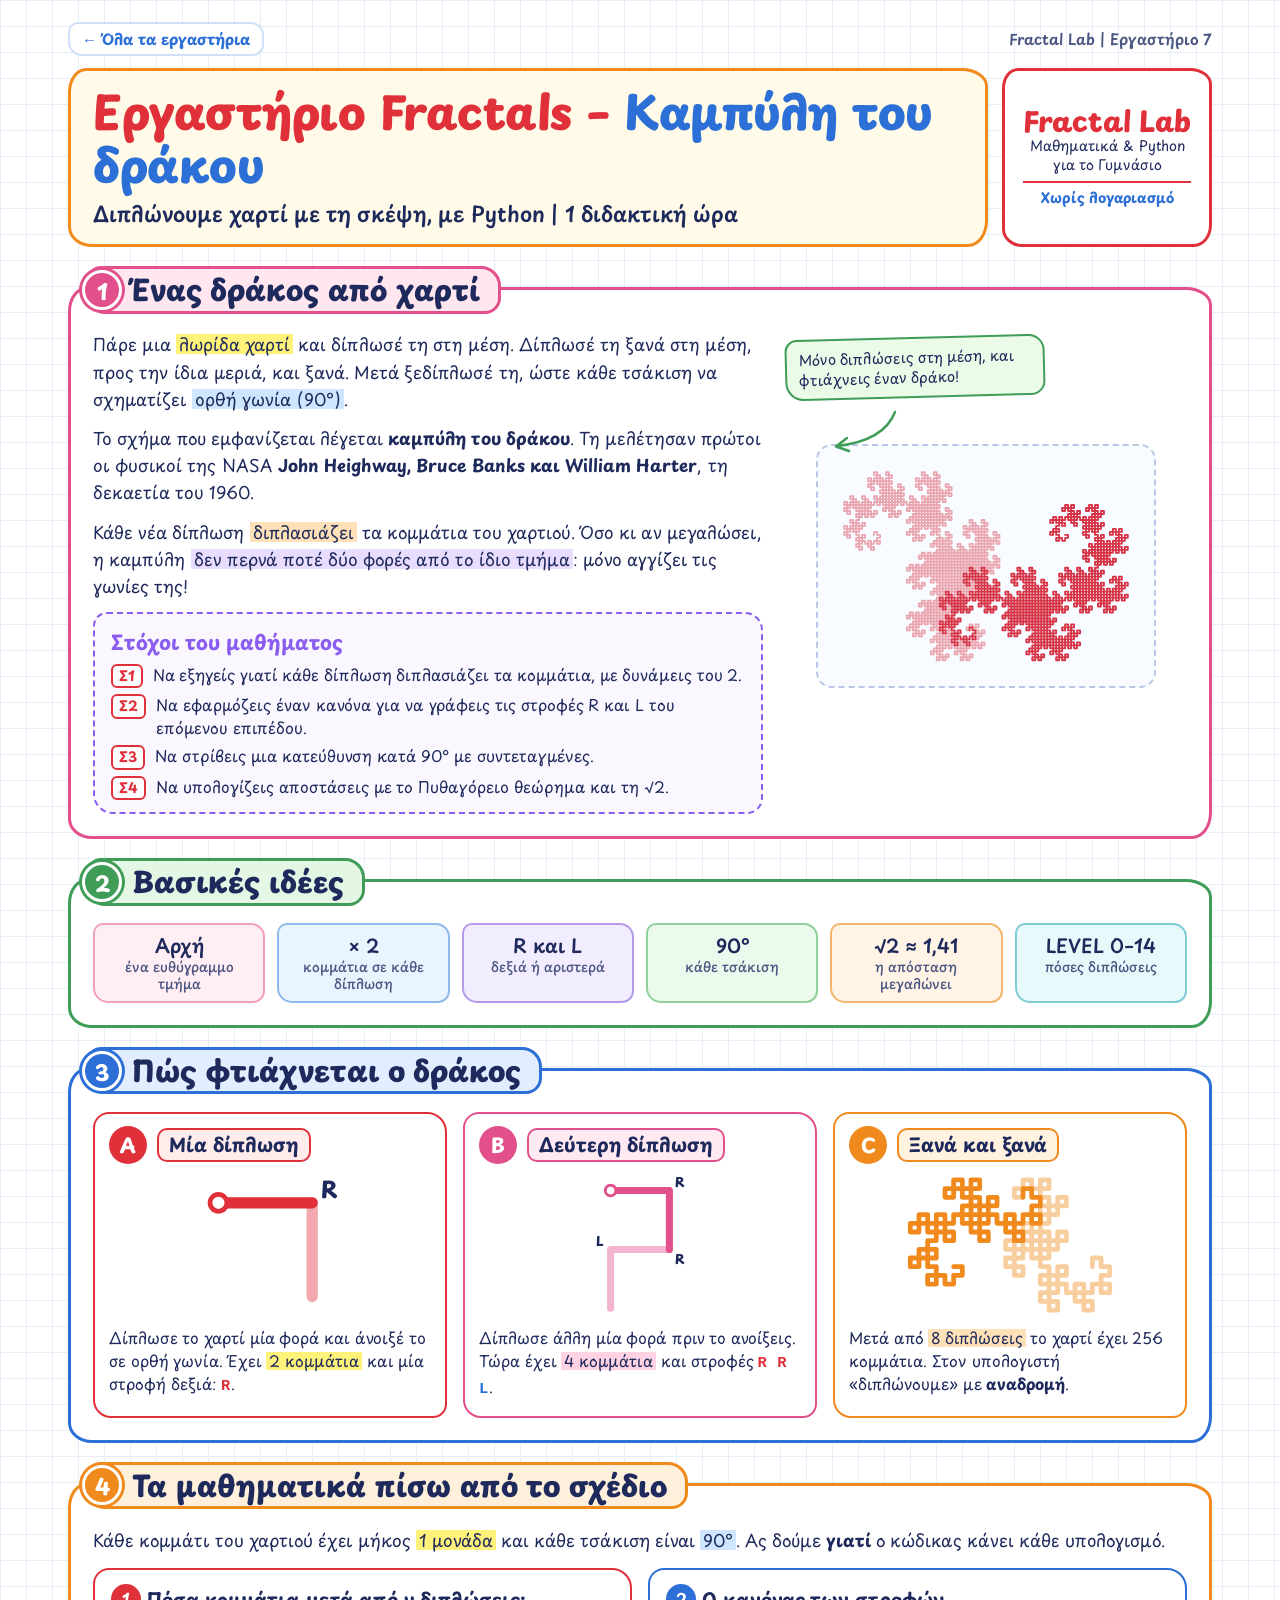
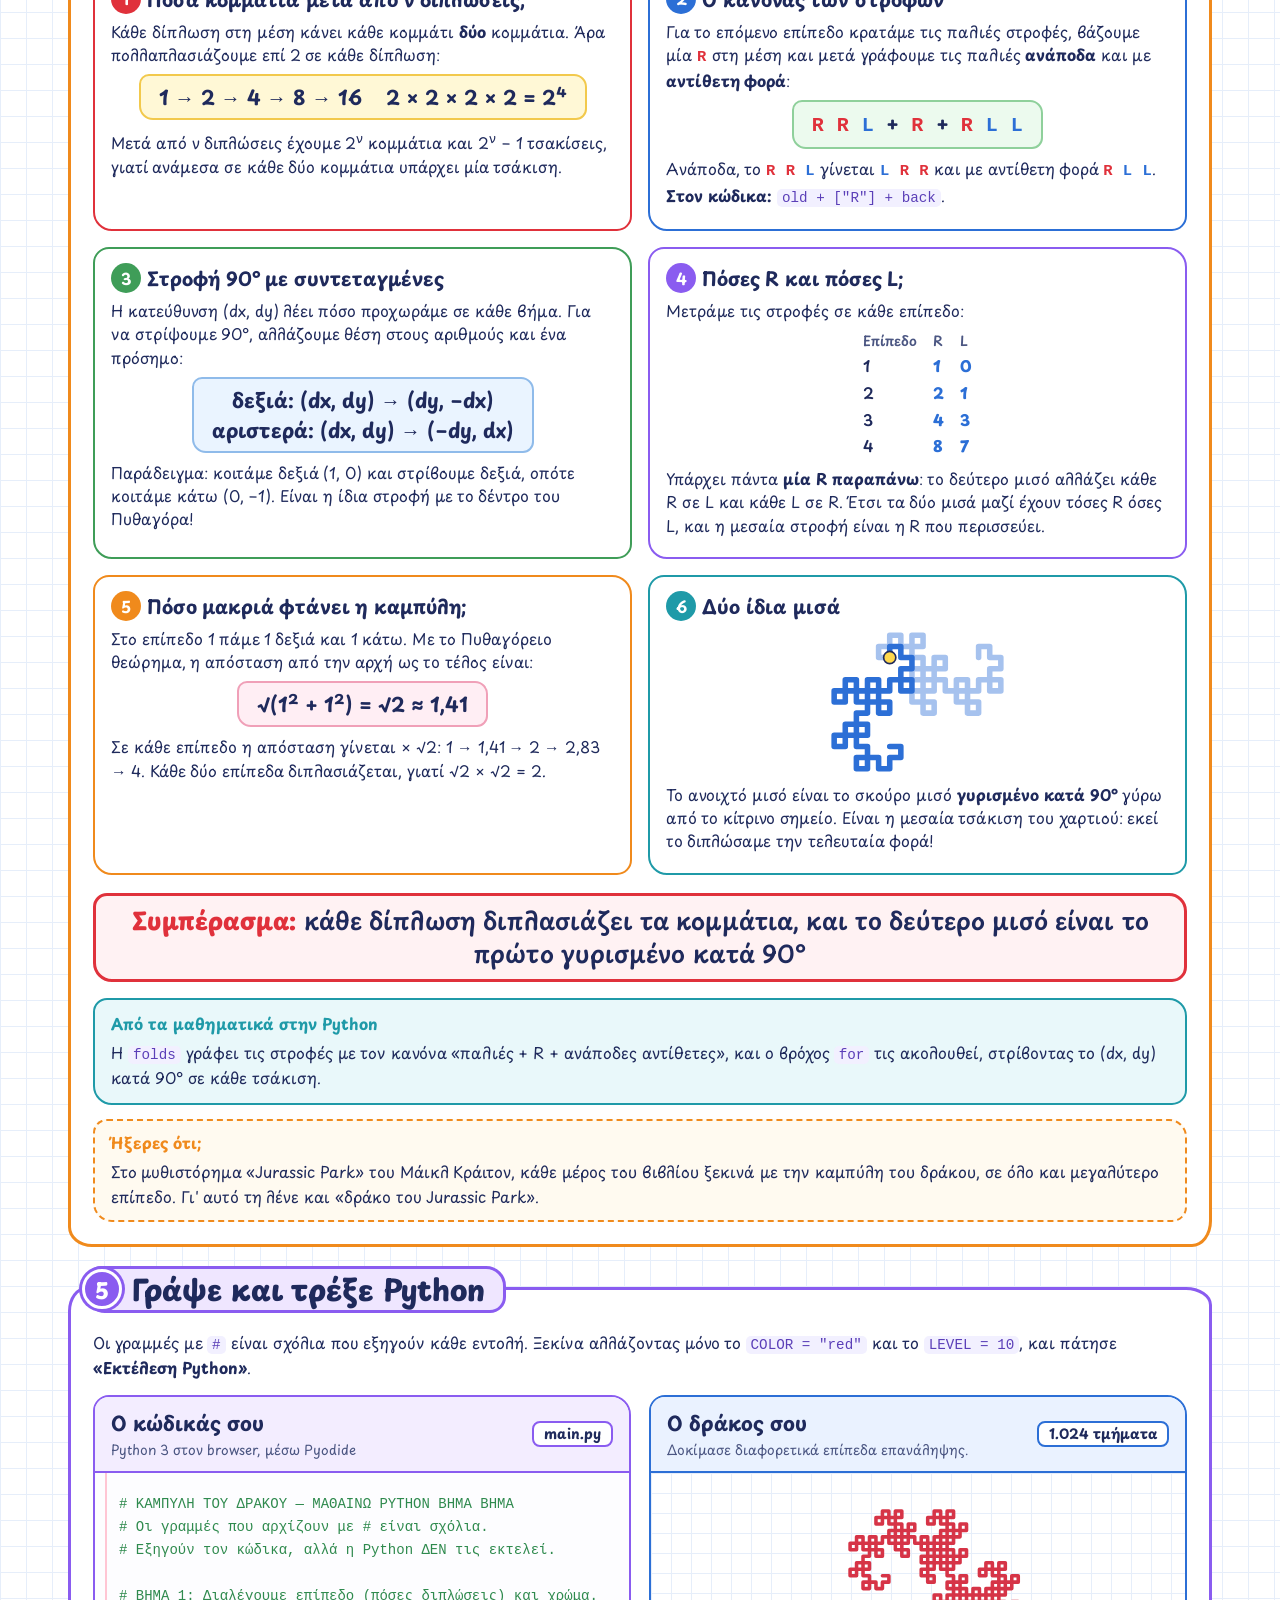
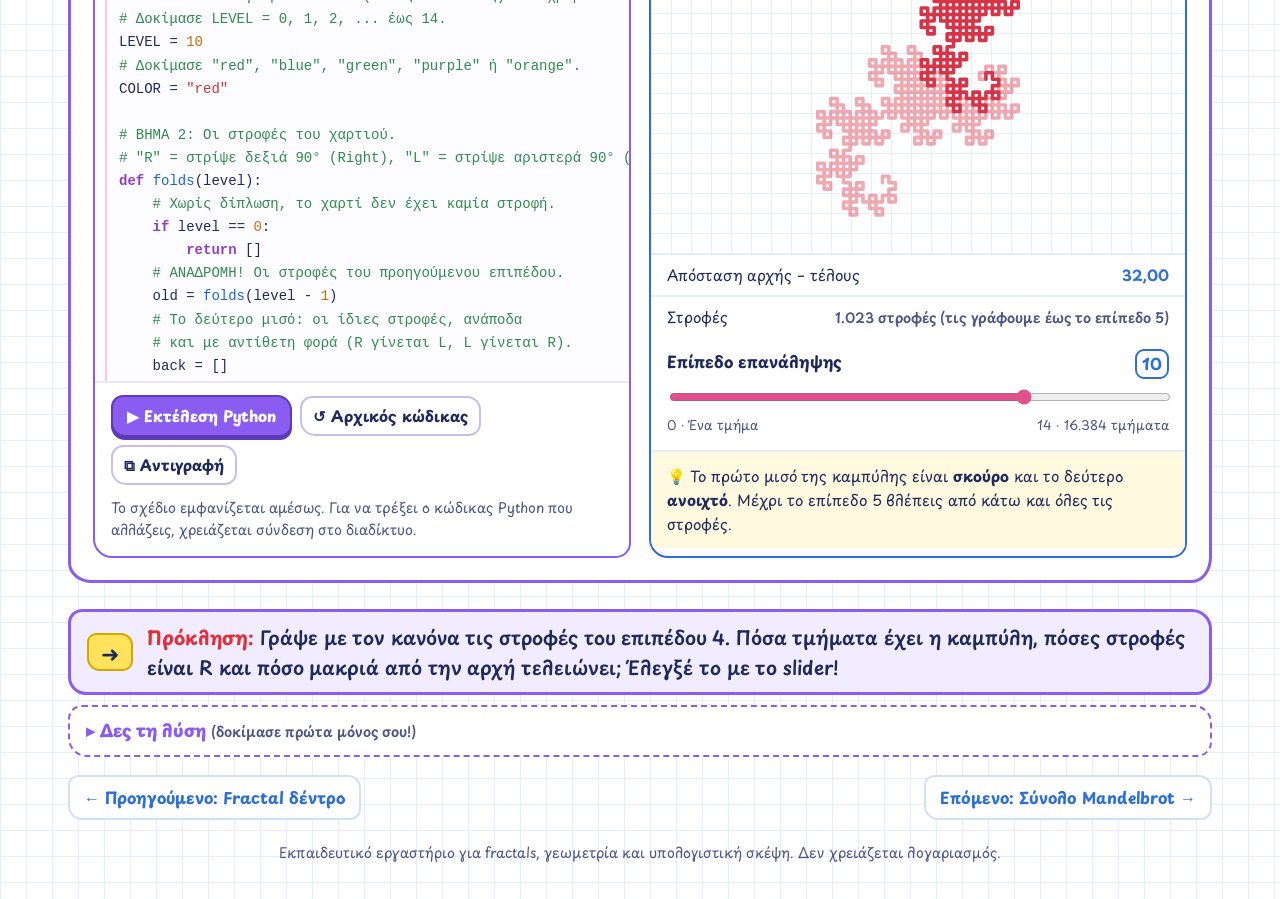
<file: dragon-curve/index.html>
<!doctype html>
<html lang="el"><head><meta charset="utf-8"/><meta name="viewport" content="width=device-width, initial-scale=1"/><title>Εργαστήριο Fractals · Καμπύλη του δράκου</title>
<link rel="preconnect" href="https://fonts.googleapis.com"><link rel="preconnect" href="https://fonts.gstatic.com" crossorigin>
<link href="https://fonts.googleapis.com/css2?family=Playpen+Sans:wght@400..800&display=swap" rel="stylesheet">
<link rel="stylesheet" href="../assets/lab.css">
<style>
.stat-line{padding:8px 16px;border-top:2px solid #e2ecfb;font-size:15px;display:flex;justify-content:space-between;align-items:baseline;gap:12px}
.stat-line b{color:var(--blue);text-align:right}
.stat-line.turns b{font-size:14px;color:var(--muted);font-weight:600}.stat-line.turns b.seq{font-weight:700;word-break:break-all}
.seq{font-family:ui-monospace,SFMono-Regular,Menlo,Consolas,monospace;font-weight:700;letter-spacing:.5px}
.seq .r{color:var(--red)}.seq .l{color:var(--blue)}
</style>
</head>
<body><main class="sheet">
<nav class="lab-nav" aria-label="Fractal Lab"><a href="../">← Όλα τα εργαστήρια</a><span>Fractal Lab | Εργαστήριο 7</span></nav>

<header class="sheet-head">
  <div class="title-card">
    <h1><span class="t1">Εργαστήριο Fractals –</span> <span class="t2">Καμπύλη του δράκου</span></h1>
    <p>Διπλώνουμε χαρτί με τη σκέψη, με Python | 1 διδακτική ώρα</p>
  </div>
  <aside class="brand-card" aria-label="Fractal Lab">
    <strong>Fractal Lab</strong>
    <span>Μαθηματικά &amp; Python<br>για το Γυμνάσιο</span>
    <em>Χωρίς λογαριασμό</em>
  </aside>
</header>

<section class="block b-pink" aria-labelledby="s1">
  <div class="tab"><span class="num">1</span><h2 id="s1">Ένας δράκος από χαρτί</h2></div>
  <div class="intro">
    <div>
      <p>Πάρε μια <span class="hl y">λωρίδα χαρτί</span> και δίπλωσέ τη στη μέση. Δίπλωσέ τη ξανά στη μέση, προς την ίδια μεριά, και ξανά. Μετά ξεδίπλωσέ τη, ώστε κάθε τσάκιση να σχηματίζει <span class="hl b">ορθή γωνία (90°)</span>.</p>
      <p>Το σχήμα που εμφανίζεται λέγεται <strong>καμπύλη του δράκου</strong>. Τη μελέτησαν πρώτοι οι φυσικοί της NASA <strong>John Heighway, Bruce Banks και William Harter</strong>, τη δεκαετία του 1960.</p>
      <p>Κάθε νέα δίπλωση <span class="hl o">διπλασιάζει</span> τα κομμάτια του χαρτιού. Όσο κι αν μεγαλώσει, η καμπύλη <span class="hl v">δεν περνά ποτέ δύο φορές από το ίδιο τμήμα</span>: μόνο αγγίζει τις γωνίες της!</p>
      <div class="goals">
        <h3>Στόχοι του μαθήματος</h3>
        <ol>
          <li><b>Σ1</b><span>Να εξηγείς γιατί κάθε δίπλωση διπλασιάζει τα κομμάτια, με δυνάμεις του 2.</span></li>
          <li><b>Σ2</b><span>Να εφαρμόζεις έναν κανόνα για να γράφεις τις στροφές R και L του επόμενου επιπέδου.</span></li>
          <li><b>Σ3</b><span>Να στρίβεις μια κατεύθυνση κατά 90° με συντεταγμένες.</span></li>
          <li><b>Σ4</b><span>Να υπολογίζεις αποστάσεις με το Πυθαγόρειο θεώρημα και τη √2.</span></li>
        </ol>
      </div>
    </div>
    <div class="figure">
      <p class="note">Μόνο διπλώσεις στη μέση, και φτιάχνεις έναν δράκο!</p>
      <svg class="arrow" viewBox="0 0 90 46" aria-hidden="true"><path d="M70 4 C 60 30, 30 36, 12 38" fill="none" stroke="#3f9d58" stroke-width="2.5" stroke-linecap="round"/><path d="M22 30 L11 38.5 L24 43" fill="none" stroke="#3f9d58" stroke-width="2.5" stroke-linecap="round" stroke-linejoin="round"/></svg>
      <div class="fig-box"><svg id="fig-hero" role="img" aria-label="Καμπύλη του δράκου, επίπεδο 12"></svg></div>
    </div>
  </div>
</section>
<section class="block b-green" aria-labelledby="s2">
  <div class="tab"><span class="num">2</span><h2 id="s2">Βασικές ιδέες</h2></div>
  <div class="chips">
    <div class="chip c1">Αρχή<small>ένα ευθύγραμμο τμήμα</small></div>
    <div class="chip c2">× 2<small>κομμάτια σε κάθε δίπλωση</small></div>
    <div class="chip c3">R και L<small>δεξιά ή αριστερά</small></div>
    <div class="chip c4">90°<small>κάθε τσάκιση</small></div>
    <div class="chip c5">√2 ≈ 1,41<small>η απόσταση μεγαλώνει</small></div>
    <div class="chip c6">LEVEL 0–14<small>πόσες διπλώσεις</small></div>
  </div>
</section>
<section class="block b-blue" aria-labelledby="s3">
  <div class="tab"><span class="num">3</span><h2 id="s3">Πώς φτιάχνεται ο δράκος</h2></div>
  <div class="steps">
    <article class="step sA">
      <div class="step-head"><span class="letter">A</span><h3>Μία δίπλωση</h3></div>
      <svg class="fig" id="fig-a" role="img" aria-label="Δύο τμήματα με μία στροφή δεξιά"></svg>
      <p>Δίπλωσε το χαρτί μία φορά και άνοιξέ το σε ορθή γωνία. Έχει <span class="hl y">2 κομμάτια</span> και μία στροφή δεξιά: <span class="seq"><span class="r">R</span></span>.</p>
    </article>
    <article class="step sB">
      <div class="step-head"><span class="letter">B</span><h3>Δεύτερη δίπλωση</h3></div>
      <svg class="fig" id="fig-b" role="img" aria-label="Τέσσερα τμήματα με στροφές R, R, L"></svg>
      <p>Δίπλωσε άλλη μία φορά πριν το ανοίξεις. Τώρα έχει <span class="hl p">4 κομμάτια</span> και στροφές <span class="seq"><span class="r">R</span> <span class="r">R</span> <span class="l">L</span></span>.</p>
    </article>
    <article class="step sC">
      <div class="step-head"><span class="letter">C</span><h3>Ξανά και ξανά</h3></div>
      <svg class="fig" id="fig-c" role="img" aria-label="Καμπύλη του δράκου, επίπεδο 8"></svg>
      <p>Μετά από <span class="hl o">8 διπλώσεις</span> το χαρτί έχει 256 κομμάτια. Στον υπολογιστή «διπλώνουμε» με <strong>αναδρομή</strong>.</p>
    </article>
  </div>
</section>
<section class="block b-orange" aria-labelledby="s4">
  <div class="tab"><span class="num">4</span><h2 id="s4">Τα μαθηματικά πίσω από το σχέδιο</h2></div>
  <p class="math-lead">Κάθε κομμάτι του χαρτιού έχει μήκος <span class="hl y">1 μονάδα</span> και κάθε τσάκιση είναι <span class="hl b">90°</span>. Ας δούμε <strong>γιατί</strong> ο κώδικας κάνει κάθε υπολογισμό.</p>
  <div class="math-grid">
    <article class="math-item m1"><h3><span class="q">1</span>Πόσα κομμάτια μετά από ν διπλώσεις;</h3>
      <p>Κάθε δίπλωση στη μέση κάνει κάθε κομμάτι <strong>δύο</strong> κομμάτια. Άρα πολλαπλασιάζουμε επί 2 σε κάθε δίπλωση:</p>
      <div class="fbox">1 → 2 → 4 → 8 → 16 &nbsp;&nbsp; 2 × 2 × 2 × 2 = 2⁴</div>
      <p>Μετά από ν διπλώσεις έχουμε 2<sup>ν</sup> κομμάτια και 2<sup>ν</sup> − 1 τσακίσεις, γιατί ανάμεσα σε κάθε δύο κομμάτια υπάρχει μία τσάκιση.</p>
    </article>
    <article class="math-item m2"><h3><span class="q">2</span>Ο κανόνας των στροφών</h3>
      <p>Για το επόμενο επίπεδο κρατάμε τις παλιές στροφές, βάζουμε μία <span class="seq"><span class="r">R</span></span> στη μέση και μετά γράφουμε τις παλιές <strong>ανάποδα</strong> και με <strong>αντίθετη φορά</strong>:</p>
      <div class="fbox green"><span class="seq"><span class="r">R</span> <span class="r">R</span> <span class="l">L</span></span> &nbsp;+&nbsp; <span class="seq"><span class="r">R</span></span> &nbsp;+&nbsp; <span class="seq"><span class="r">R</span> <span class="l">L</span> <span class="l">L</span></span></div>
      <p>Ανάποδα, το <span class="seq"><span class="r">R</span> <span class="r">R</span> <span class="l">L</span></span> γίνεται <span class="seq"><span class="l">L</span> <span class="r">R</span> <span class="r">R</span></span> και με αντίθετη φορά <span class="seq"><span class="r">R</span> <span class="l">L</span> <span class="l">L</span></span>. <strong>Στον κώδικα:</strong> <code>old + ["R"] + back</code>.</p>
    </article>
    <article class="math-item m3"><h3><span class="q">3</span>Στροφή 90° με συντεταγμένες</h3>
      <p>Η κατεύθυνση (dx, dy) λέει πόσο προχωράμε σε κάθε βήμα. Για να στρίψουμε 90°, αλλάζουμε θέση στους αριθμούς και ένα πρόσημο:</p>
      <div class="fbox blue">δεξιά: (dx, dy) → (dy, −dx)<br>αριστερά: (dx, dy) → (−dy, dx)</div>
      <p>Παράδειγμα: κοιτάμε δεξιά (1, 0) και στρίβουμε δεξιά, οπότε κοιτάμε κάτω (0, −1). Είναι η ίδια στροφή με το δέντρο του Πυθαγόρα!</p>
    </article>
    <article class="math-item m4"><h3><span class="q">4</span>Πόσες R και πόσες L;</h3>
      <p>Μετράμε τις στροφές σε κάθε επίπεδο:</p>
      <div class="table"><span class="th">Επίπεδο</span><span class="th">R</span><span class="th">L</span><span>1</span><span>1</span><span>0</span><span>2</span><span>2</span><span>1</span><span>3</span><span>4</span><span>3</span><span>4</span><span>8</span><span>7</span></div>
      <p>Υπάρχει πάντα <strong>μία R παραπάνω</strong>: το δεύτερο μισό αλλάζει κάθε R σε L και κάθε L σε R. Έτσι τα δύο μισά μαζί έχουν τόσες R όσες L, και η μεσαία στροφή είναι η R που περισσεύει.</p>
    </article>
    <article class="math-item m5"><h3><span class="q">5</span>Πόσο μακριά φτάνει η καμπύλη;</h3>
      <p>Στο επίπεδο 1 πάμε 1 δεξιά και 1 κάτω. Με το Πυθαγόρειο θεώρημα, η απόσταση από την αρχή ως το τέλος είναι:</p>
      <div class="fbox pink">√(1² + 1²) = √2 ≈ 1,41</div>
      <p>Σε κάθε επίπεδο η απόσταση γίνεται × √2: 1 → 1,41 → 2 → 2,83 → 4. Κάθε δύο επίπεδα διπλασιάζεται, γιατί √2 × √2 = 2.</p>
    </article>
    <article class="math-item m6"><h3><span class="q">6</span>Δύο ίδια μισά</h3>
      <svg class="fig" id="fig-halves" role="img" aria-label="Καμπύλη του δράκου επιπέδου 7, με το πρώτο μισό σκούρο και το δεύτερο ανοιχτό, και το μεσαίο σημείο σημειωμένο" style="height:150px"></svg>
      <p>Το ανοιχτό μισό είναι το σκούρο μισό <strong>γυρισμένο κατά 90°</strong> γύρω από το κίτρινο σημείο. Είναι η μεσαία τσάκιση του χαρτιού: εκεί το διπλώσαμε την τελευταία φορά!</p>
    </article>
  </div>
  <div class="answer">Συμπέρασμα: <span>κάθε δίπλωση διπλασιάζει τα κομμάτια, και το δεύτερο μισό είναι το πρώτο γυρισμένο κατά 90°</span></div>
  <div class="bridge"><strong>Από τα μαθηματικά στην Python</strong><p>Η <code>folds</code> γράφει τις στροφές με τον κανόνα «παλιές + R + ανάποδες αντίθετες», και ο βρόχος <code>for</code> τις ακολουθεί, στρίβοντας το (dx, dy) κατά 90° σε κάθε τσάκιση.</p></div>
  <div class="did-you-know"><strong>Ήξερες ότι;</strong><p>Στο μυθιστόρημα «Jurassic Park» του Μάικλ Κράιτον, κάθε μέρος του βιβλίου ξεκινά με την καμπύλη του δράκου, σε όλο και μεγαλύτερο επίπεδο. Γι' αυτό τη λένε και «δράκο του Jurassic Park».</p></div>
</section>
<section class="block b-purple" aria-labelledby="s5">
  <div class="tab"><span class="num">5</span><h2 id="s5">Γράψε και τρέξε Python</h2></div>
  <p class="lab-guide">Οι γραμμές με <code>#</code> είναι σχόλια που εξηγούν κάθε εντολή. Ξεκίνα αλλάζοντας μόνο το <code>COLOR = "red"</code> και το <code>LEVEL = 10</code>, και πάτησε <strong>«Εκτέλεση Python»</strong>.</p>
  <div class="workspace">
    <article class="panel p-code">
      <div class="panel-head"><div><h3>Ο κώδικάς σου</h3><p>Python 3 στον browser, μέσω Pyodide</p></div><span class="tag">main.py</span></div>
      <div class="editor-wrap"><pre id="highlight" aria-hidden="true" class="editor-highlight"><code id="highlightCode"></code></pre><textarea class="editor" id="code" spellcheck="false" aria-label="Επεξεργαστής κώδικα Python" wrap="off"></textarea></div>
      <div class="actions"><button class="primary" id="run">▶ Εκτέλεση Python</button><button class="secondary" id="reset">↺ Αρχικός κώδικας</button><button class="secondary" id="copy">⧉ Αντιγραφή</button></div>
      <div id="status" class="status" role="status" aria-live="polite">Το σχέδιο εμφανίζεται αμέσως. Για να τρέξει ο κώδικας Python που αλλάζεις, χρειάζεται σύνδεση στο διαδίκτυο.</div>
    </article>
    <article class="panel p-draw">
      <div class="panel-head"><div><h3>Ο δράκος σου</h3><p>Δοκίμασε διαφορετικά επίπεδα επανάληψης.</p></div><span class="tag" id="countBadge">1.024 τμήματα</span></div>
      <div class="preview"><canvas id="canvas" aria-label="Η καμπύλη του δράκου σου"></canvas></div>
      <div class="stat-line"><span>Απόσταση αρχής – τέλους</span><b id="dist">…</b></div>
      <div class="stat-line turns"><span>Στροφές</span><b id="turns">…</b></div>
      <div class="controls">
        <div class="range-label"><label for="level">Επίπεδο επανάληψης</label><strong id="levelText">10</strong></div><input id="level" type="range" min="0" max="14" value="10"/><div class="mini-row"><span>0 · Ένα τμήμα</span><span>14 · 16.384 τμήματα</span></div>
      </div>
      <div class="callout">💡 Το πρώτο μισό της καμπύλης είναι <strong>σκούρο</strong> και το δεύτερο <strong>ανοιχτό</strong>. Μέχρι το επίπεδο 5 βλέπεις από κάτω και όλες τις στροφές.</div>
    </article>
  </div>
</section>

<div class="next"><span class="go" aria-hidden="true">➜</span><p><b>Πρόκληση:</b> Γράψε με τον κανόνα τις στροφές του επιπέδου 4. Πόσα τμήματα έχει η καμπύλη, πόσες στροφές είναι R και πόσο μακριά από την αρχή τελειώνει; Έλεγξέ το με το slider!</p></div>
<details class="solution"><summary>Δες τη λύση <small>(δοκίμασε πρώτα μόνος σου!)</small></summary>
<div class="sol-body">
<p><strong>Οι στροφές.</strong> Ξεκινάμε από το επίπεδο 3: <span class="seq"><span class="r">R</span> <span class="r">R</span> <span class="l">L</span> <span class="r">R</span> <span class="r">R</span> <span class="l">L</span> <span class="l">L</span></span>. Τις γράφουμε ανάποδα, <span class="seq"><span class="l">L</span> <span class="l">L</span> <span class="r">R</span> <span class="r">R</span> <span class="l">L</span> <span class="r">R</span> <span class="r">R</span></span>, και αλλάζουμε τη φορά τους, <span class="seq"><span class="r">R</span> <span class="r">R</span> <span class="l">L</span> <span class="l">L</span> <span class="r">R</span> <span class="l">L</span> <span class="l">L</span></span>. Τώρα τα ενώνουμε με μία <span class="seq"><span class="r">R</span></span> στη μέση:</p>
<div class="fbox"><span class="seq"><span class="r">R</span> <span class="r">R</span> <span class="l">L</span> <span class="r">R</span> <span class="r">R</span> <span class="l">L</span> <span class="l">L</span></span> &nbsp;+&nbsp; <span class="seq"><span class="r">R</span></span> &nbsp;+&nbsp; <span class="seq"><span class="r">R</span> <span class="r">R</span> <span class="l">L</span> <span class="l">L</span> <span class="r">R</span> <span class="l">L</span> <span class="l">L</span></span></div>
<p>Δηλαδή 7 + 1 + 7 = 15 στροφές.</p>
<p><strong>Πόσα τμήματα;</strong> Τέσσερις διπλώσεις: 2⁴ = 2 × 2 × 2 × 2 = 16 τμήματα, μία στροφή ανάμεσα σε κάθε δύο: 16 − 1 = 15. ✓</p>
<p><strong>Πόσες R;</strong> Μετράμε: 8 στροφές R και 7 στροφές L, δηλαδή μία R παραπάνω, όπως πάντα.</p>
<p><strong>Πόσο μακριά;</strong> Σε κάθε επίπεδο η απόσταση γίνεται × √2:</p>
<div class="fbox pink">(√2)⁴ = √2 × √2 × √2 × √2 = 2 × 2 = 4</div>
<p>Το βλέπεις και στη γραμμή «Απόσταση αρχής – τέλους» κάτω από τον δράκο.</p>
<p class="final">Απάντηση: R R L R R L L R R R L L R L L, 16 τμήματα, 8 R και 7 L, απόσταση 4</p>
</div></details>
<nav class="lab-pager" aria-label="Άλλα εργαστήρια"><a href="../fractal-tree/">← Προηγούμενο: Fractal δέντρο</a><a class="next-lab" href="../mandelbrot/">Επόμενο: Σύνολο Mandelbrot →</a></nav>

<footer>Εκπαιδευτικό εργαστήριο για fractals, γεωμετρία και υπολογιστική σκέψη. Δεν χρειάζεται λογαριασμός.</footer>
</main>
<script src="../assets/draw2d.js"></script>
<script src="../assets/lab.js"></script>
<script>

const INITIAL = "# ΚΑΜΠΥΛΗ ΤΟΥ ΔΡΑΚΟΥ — ΜΑΘΑΙΝΩ PYTHON ΒΗΜΑ ΒΗΜΑ\n# Οι γραμμές που αρχίζουν με # είναι σχόλια.\n# Εξηγούν τον κώδικα, αλλά η Python ΔΕΝ τις εκτελεί.\n\n# ΒΗΜΑ 1: Διαλέγουμε επίπεδο (πόσες διπλώσεις) και χρώμα.\n# Δοκίμασε LEVEL = 0, 1, 2, ... έως 14.\nLEVEL = 10\n# Δοκίμασε \"red\", \"blue\", \"green\", \"purple\" ή \"orange\".\nCOLOR = \"red\"\n\n# ΒΗΜΑ 2: Οι στροφές του χαρτιού.\n# \"R\" = στρίψε δεξιά 90° (Right), \"L\" = στρίψε αριστερά 90° (Left).\ndef folds(level):\n    # Χωρίς δίπλωση, το χαρτί δεν έχει καμία στροφή.\n    if level == 0:\n        return []\n    # ΑΝΑΔΡΟΜΗ! Οι στροφές του προηγούμενου επιπέδου.\n    old = folds(level - 1)\n    # Το δεύτερο μισό: οι ίδιες στροφές, ανάποδα\n    # και με αντίθετη φορά (R γίνεται L, L γίνεται R).\n    back = []\n    for turn in reversed(old):\n        if turn == \"R\":\n            back.append(\"L\")\n        else:\n            back.append(\"R\")\n    # Παλιές στροφές + μία νέα στη μέση + το δεύτερο μισό.\n    return old + [\"R\"] + back\n\nturns = folds(LEVEL)\n\n# ΒΗΜΑ 3: Περπατάμε πάνω στο ξεδιπλωμένο χαρτί.\n# Ξεκινάμε από το (0, 0) και κοιτάμε προς τα δεξιά: (dx, dy) = (1, 0).\nx, y = 0, 0\ndx, dy = 1, 0\npoints = [(x, y)]\nx, y = x + dx, y + dy\npoints.append((x, y))\n\nfor turn in turns:\n    # Στροφή 90°: δεξιά (dx, dy) γίνεται (dy, -dx),\n    # αριστερά (dx, dy) γίνεται (-dy, dx).\n    if turn == \"R\":\n        dx, dy = dy, -dx\n    else:\n        dx, dy = -dy, dx\n    # Ένα βήμα μπροστά στη νέα κατεύθυνση.\n    x, y = x + dx, y + dy\n    points.append((x, y))\n\n# ΤΕΛΟΣ! Η ιστοσελίδα ενώνει τα points με το COLOR.\n# ΠΕΙΡΑΜΑ: Βάλε return old + [\"L\"] + back και δες τι αλλάζει.\n";
const $ = s => document.querySelector(s);
function folds(n) {
  if (n === 0) return [];
  const old = folds(n - 1);
  return [...old, 'R', ...old.slice().reverse().map(t => t === 'R' ? 'L' : 'R')];
}
function walk(turns) {
  let x = 1, y = 0, dx = 1, dy = 0;
  const pts = [[0, 0], [1, 0]];
  for (const t of turns) {
    if (t === 'R') [dx, dy] = [dy, -dx]; else [dx, dy] = [-dy, dx];
    x += dx; y += dy; pts.push([x, y]);
  }
  return pts;
}
const dragon = n => walk(folds(n));
const RED = '#d63447', NICE = { red: RED };
// Το πρώτο μισό σκούρο, το δεύτερο ανοιχτό: φαίνεται ότι είναι το ίδιο σχήμα γυρισμένο κατά 90°.
function halves(pts) {
  if (pts.length < 3) return [pts, []];
  const h = Math.floor((pts.length - 1) / 2);
  return [pts.slice(0, h + 1), pts.slice(h)];
}
function dragonSVG(svg, pts, color, width, viewBox) {
  const b = FL2D.bounds({ path: pts }), pad = Math.max(0.6, 0.05 * Math.max(b.maxX - b.minX, b.maxY - b.minY));
  svg.setAttribute('viewBox', viewBox || ((b.minX - pad) + ' ' + (-(b.maxY + pad)) + ' ' + (b.maxX - b.minX + 2 * pad) + ' ' + (b.maxY - b.minY + 2 * pad)));
  const d = p => p.length > 1 ? 'M' + p.map(q => q[0] + ' ' + (-q[1])).join('L') : '';
  const [a, c] = halves(pts);
  svg.innerHTML = '<g fill="none" stroke-width="' + width + '" stroke-linecap="round" stroke-linejoin="round">'
    + '<path d="' + d(c) + '" stroke="' + color + '" stroke-opacity="0.42"/><path d="' + d(a) + '" stroke="' + color + '"/></g>';
}
function drawDragon(canvas, pts, color) {
  const rect = canvas.getBoundingClientRect(), ratio = window.devicePixelRatio || 1;
  canvas.width = Math.round(rect.width * ratio); canvas.height = Math.round(rect.height * ratio);
  const ctx = canvas.getContext('2d'); ctx.scale(ratio, ratio);
  const b = FL2D.bounds({ path: pts }); if (!b || pts.length < 2) return;
  const w = rect.width, h = rect.height, pad = 24;
  const scale = Math.min((w - 2 * pad) / Math.max(1, b.maxX - b.minX), (h - 2 * pad) / Math.max(1, b.maxY - b.minY));
  ctx.translate(w / 2, h / 2); ctx.scale(scale, -scale); ctx.translate(-(b.minX + b.maxX) / 2, -(b.minY + b.maxY) / 2);
  ctx.lineJoin = 'round'; ctx.lineCap = 'round'; ctx.lineWidth = Math.min(7, Math.max(0.8, scale * 0.55)) / scale; ctx.strokeStyle = color;
  const [a, c] = halves(pts);
  for (const [part, alpha] of [[c, 0.42], [a, 1]]) {
    if (part.length < 2) continue;
    ctx.globalAlpha = alpha; ctx.beginPath(); part.forEach((p, i) => i ? ctx.lineTo(p[0], p[1]) : ctx.moveTo(p[0], p[1])); ctx.stroke();
  }
  ctx.globalAlpha = 1;
}
const turnsOf = pts => {
  let s = '';
  for (let i = 1; i < pts.length - 1; i++) {
    const ax = pts[i][0] - pts[i - 1][0], ay = pts[i][1] - pts[i - 1][1], bx = pts[i + 1][0] - pts[i][0], by = pts[i + 1][1] - pts[i][1], c = ax * by - ay * bx;
    s += c < 0 ? 'R' : c > 0 ? 'L' : '·';
  }
  return s;
};
const label = (svg, x, y, t, size, fill = '#1f2a5c') => svg.insertAdjacentHTML('beforeend', '<text x="' + x + '" y="' + (-y) + '" font-size="' + size + '" text-anchor="middle" dominant-baseline="central" font-family="Playpen Sans, cursive" font-weight="800" fill="' + fill + '">' + t + '</text>');
const start = (svg, color) => svg.insertAdjacentHTML('beforeend', '<circle cx="0" cy="0" r="0.09" fill="#fff" stroke="' + color + '" stroke-width="0.05"/>');
dragonSVG($('#fig-hero'), dragon(12), RED, 0.62);
{ const svg = $('#fig-a'); dragonSVG(svg, dragon(1), '#e0313b', 0.12, '-0.4 -0.35 1.9 1.6'); start(svg, '#e0313b'); label(svg, 1.18, 0.15, 'R', 0.24); }
{ const svg = $('#fig-b'); dragonSVG(svg, dragon(2), '#e2508c', 0.12, '-0.5 -0.35 2.0 2.55'); start(svg, '#e2508c'); label(svg, 1.18, 0.15, 'R', 0.22); label(svg, 1.18, -1.15, 'R', 0.22); label(svg, -0.18, -0.85, 'L', 0.22); }
dragonSVG($('#fig-c'), dragon(8), '#f08a1c', 0.55);
{
  const svg = $('#fig-halves'), pts = dragon(7), mid = pts[(pts.length - 1) / 2];
  dragonSVG(svg, pts, '#2c6fd6', 0.5);
  svg.insertAdjacentHTML('beforeend', '<circle cx="' + mid[0] + '" cy="' + (-mid[1]) + '" r="0.55" fill="#ffd84d" stroke="#1f2a5c" stroke-width="0.15"/>');
}
const canvas = $('#canvas'), distEl = $('#dist'), turnsEl = $('#turns');
const fmt = v => v.toLocaleString('el-GR', { minimumFractionDigits: 2, maximumFractionDigits: 2 });
FractalLab.start({
  initial: INITIAL, outputVar: 'points', level: { min: 0, max: 14, value: 10 }, color: 'red', maxItems: 16500,
  preview: v => dragon(v.LEVEL),
  validate: items => items.length >= 2 && items.every(p => Array.isArray(p) && p.length === 2 && p.every(Number.isFinite)) ? null : 'Η λίστα points πρέπει να έχει τουλάχιστον δύο σημεία (x, y).',
  render: (items, color) => {
    drawDragon(canvas, items, NICE[color] || color);
    const a = items[0], z = items[items.length - 1];
    distEl.textContent = fmt(Math.hypot(z[0] - a[0], z[1] - a[1]));
    const t = turnsOf(items);
    if (t.length > 0 && t.length <= 31) { turnsEl.className = 'seq'; turnsEl.innerHTML = t.split('').map(c => '<span class="' + (c === 'R' ? 'r' : 'l') + '">' + c + '</span>').join(' '); }
    else { turnsEl.className = ''; turnsEl.textContent = t.length === 0 ? 'καμία' : t.length.toLocaleString('el-GR') + ' στροφές (τις γράφουμε έως το επίπεδο 5)'; }
  },
  countLabel: items => (items.length - 1).toLocaleString('el-GR') + (items.length === 2 ? ' τμήμα' : ' τμήματα')
});

</script></body></html>
</file>
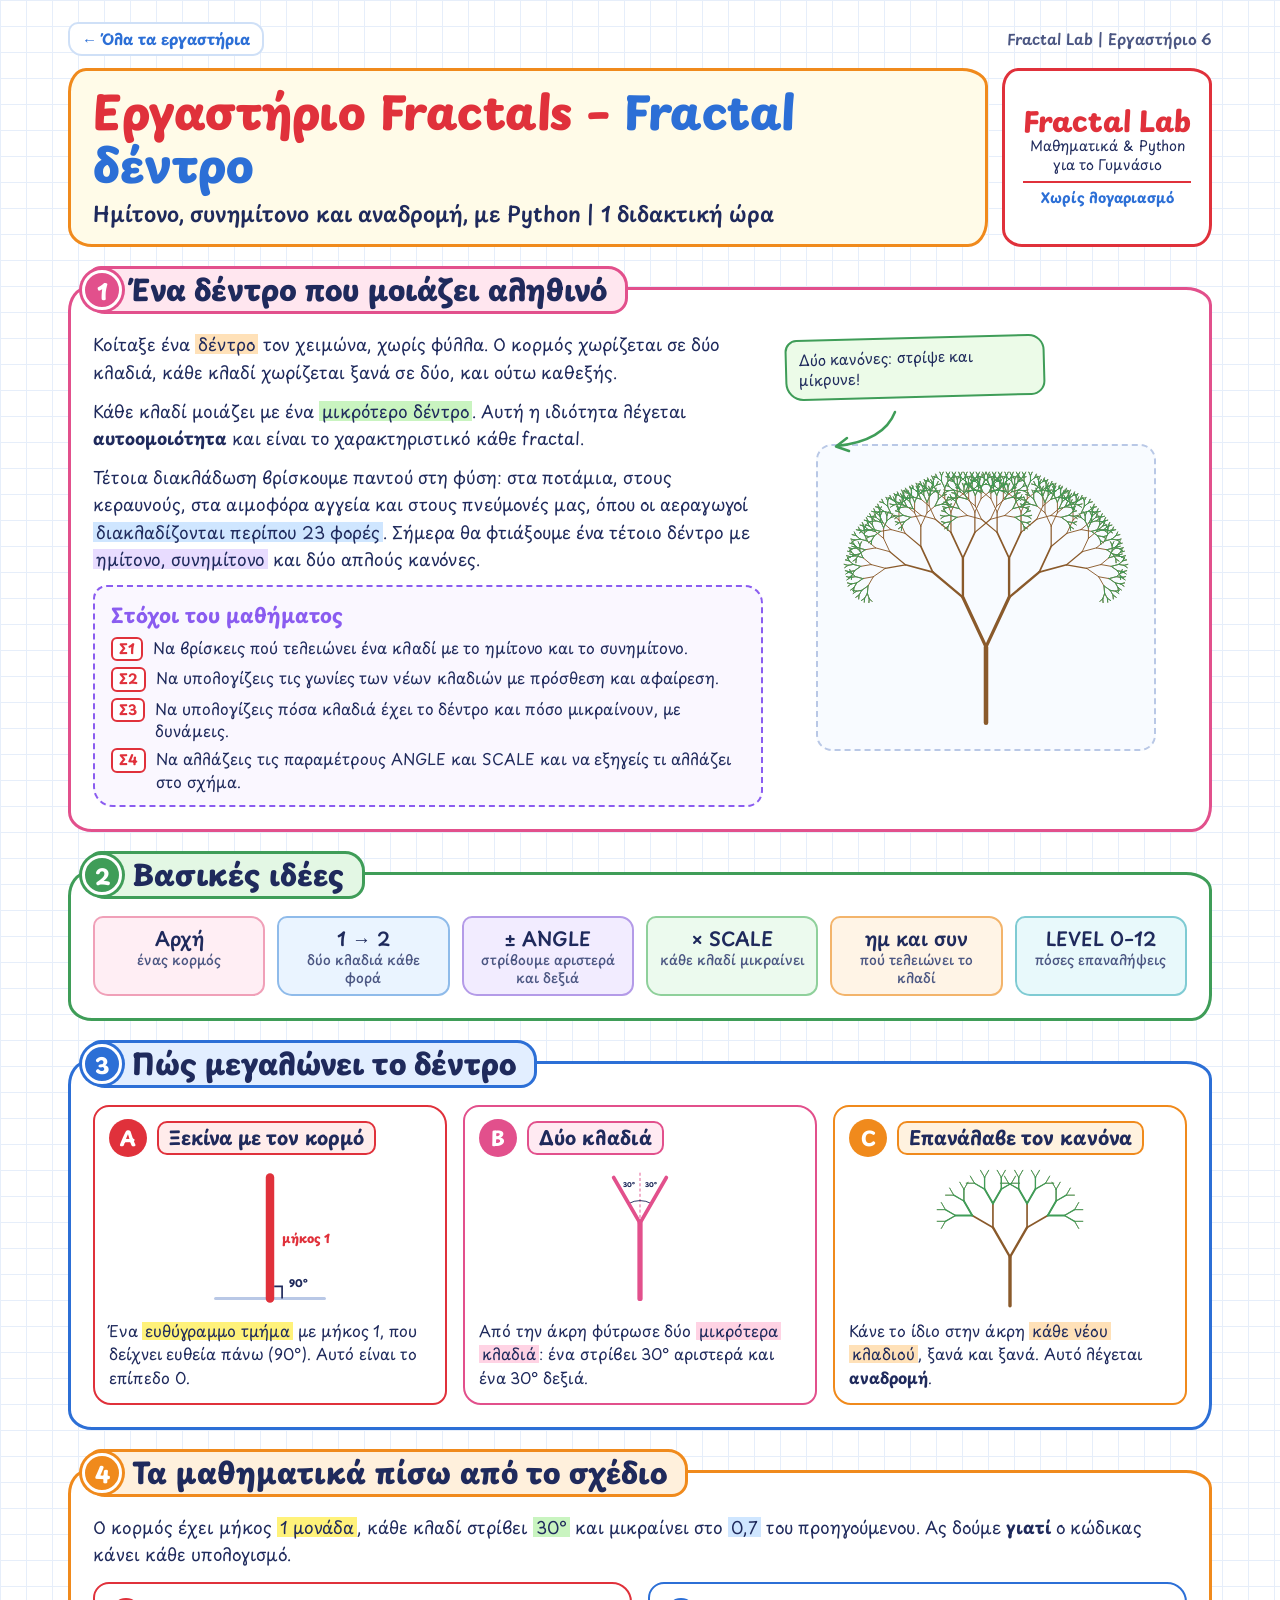
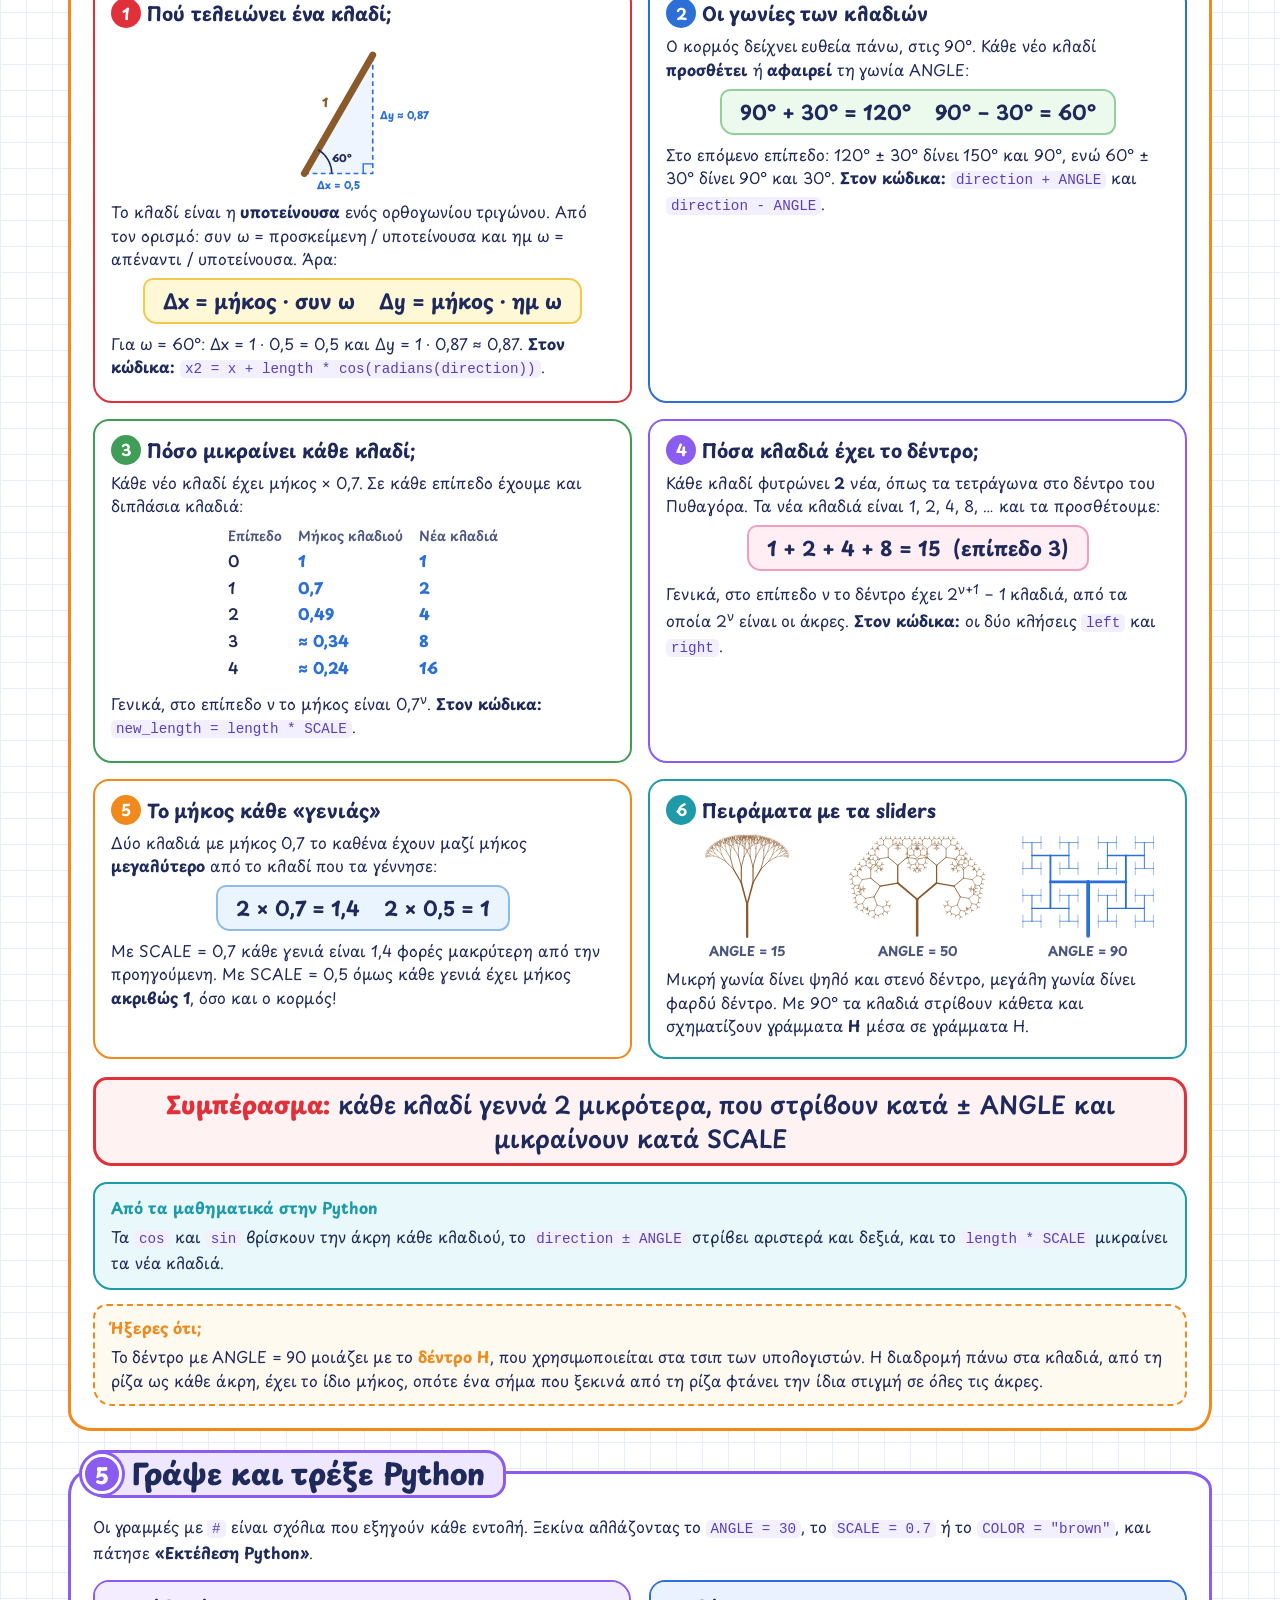
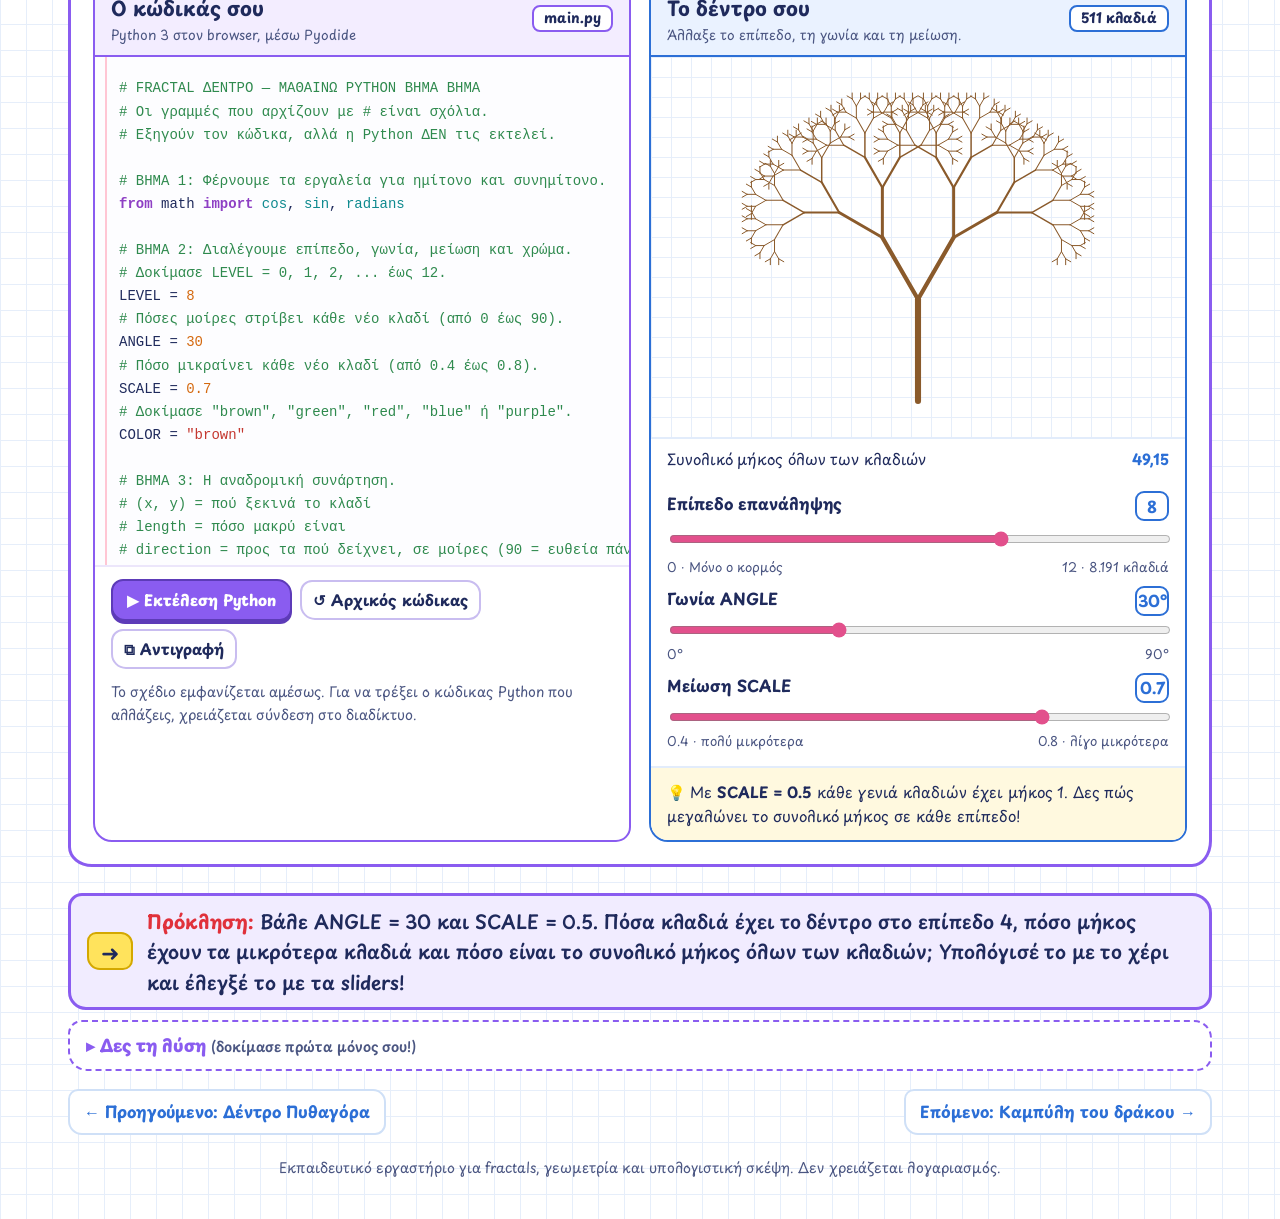
<file: fractal-tree/index.html>
<!doctype html>
<html lang="el"><head><meta charset="utf-8"/><meta name="viewport" content="width=device-width, initial-scale=1"/><title>Εργαστήριο Fractals · Fractal δέντρο</title>
<link rel="preconnect" href="https://fonts.googleapis.com"><link rel="preconnect" href="https://fonts.gstatic.com" crossorigin>
<link href="https://fonts.googleapis.com/css2?family=Playpen+Sans:wght@400..800&display=swap" rel="stylesheet">
<link rel="stylesheet" href="../assets/lab.css">
<style>
.mini-trees{display:grid;grid-template-columns:repeat(3,1fr);gap:8px;margin:6px 0}
.mini-trees figure{margin:0;text-align:center}
.mini-trees svg{display:block;width:100%;height:110px}
.mini-trees figcaption{font-size:13px;font-weight:700;color:var(--muted)}
.stat-line{padding:8px 16px;border-top:2px solid #e2ecfb;font-size:15px;display:flex;justify-content:space-between;gap:10px}
.stat-line b{color:var(--blue)}
</style>
</head>
<body><main class="sheet">
<nav class="lab-nav" aria-label="Fractal Lab"><a href="../">← Όλα τα εργαστήρια</a><span>Fractal Lab | Εργαστήριο 6</span></nav>

<header class="sheet-head">
  <div class="title-card">
    <h1><span class="t1">Εργαστήριο Fractals –</span> <span class="t2">Fractal δέντρο</span></h1>
    <p>Ημίτονο, συνημίτονο και αναδρομή, με Python | 1 διδακτική ώρα</p>
  </div>
  <aside class="brand-card" aria-label="Fractal Lab">
    <strong>Fractal Lab</strong>
    <span>Μαθηματικά &amp; Python<br>για το Γυμνάσιο</span>
    <em>Χωρίς λογαριασμό</em>
  </aside>
</header>

<section class="block b-pink" aria-labelledby="s1">
  <div class="tab"><span class="num">1</span><h2 id="s1">Ένα δέντρο που μοιάζει αληθινό</h2></div>
  <div class="intro">
    <div>
      <p>Κοίταξε ένα <span class="hl o">δέντρο</span> τον χειμώνα, χωρίς φύλλα. Ο κορμός χωρίζεται σε δύο κλαδιά, κάθε κλαδί χωρίζεται ξανά σε δύο, και ούτω καθεξής.</p>
      <p>Κάθε κλαδί μοιάζει με ένα <span class="hl g">μικρότερο δέντρο</span>. Αυτή η ιδιότητα λέγεται <strong>αυτοομοιότητα</strong> και είναι το χαρακτηριστικό κάθε fractal.</p>
      <p>Τέτοια διακλάδωση βρίσκουμε παντού στη φύση: στα ποτάμια, στους κεραυνούς, στα αιμοφόρα αγγεία και στους πνεύμονές μας, όπου οι αεραγωγοί <span class="hl b">διακλαδίζονται περίπου 23 φορές</span>. Σήμερα θα φτιάξουμε ένα τέτοιο δέντρο με <span class="hl v">ημίτονο, συνημίτονο</span> και δύο απλούς κανόνες.</p>
      <div class="goals">
        <h3>Στόχοι του μαθήματος</h3>
        <ol>
          <li><b>Σ1</b><span>Να βρίσκεις πού τελειώνει ένα κλαδί με το ημίτονο και το συνημίτονο.</span></li>
          <li><b>Σ2</b><span>Να υπολογίζεις τις γωνίες των νέων κλαδιών με πρόσθεση και αφαίρεση.</span></li>
          <li><b>Σ3</b><span>Να υπολογίζεις πόσα κλαδιά έχει το δέντρο και πόσο μικραίνουν, με δυνάμεις.</span></li>
          <li><b>Σ4</b><span>Να αλλάζεις τις παραμέτρους ANGLE και SCALE και να εξηγείς τι αλλάζει στο σχήμα.</span></li>
        </ol>
      </div>
    </div>
    <div class="figure">
      <p class="note">Δύο κανόνες: στρίψε και μίκρυνε!</p>
      <svg class="arrow" viewBox="0 0 90 46" aria-hidden="true"><path d="M70 4 C 60 30, 30 36, 12 38" fill="none" stroke="#3f9d58" stroke-width="2.5" stroke-linecap="round"/><path d="M22 30 L11 38.5 L24 43" fill="none" stroke="#3f9d58" stroke-width="2.5" stroke-linecap="round" stroke-linejoin="round"/></svg>
      <div class="fig-box"><svg id="fig-hero" role="img" aria-label="Fractal δέντρο, επίπεδο 9"></svg></div>
    </div>
  </div>
</section>
<section class="block b-green" aria-labelledby="s2">
  <div class="tab"><span class="num">2</span><h2 id="s2">Βασικές ιδέες</h2></div>
  <div class="chips">
    <div class="chip c1">Αρχή<small>ένας κορμός</small></div>
    <div class="chip c2">1 → 2<small>δύο κλαδιά κάθε φορά</small></div>
    <div class="chip c3">± ANGLE<small>στρίβουμε αριστερά και δεξιά</small></div>
    <div class="chip c4">× SCALE<small>κάθε κλαδί μικραίνει</small></div>
    <div class="chip c5">ημ και συν<small>πού τελειώνει το κλαδί</small></div>
    <div class="chip c6">LEVEL 0–12<small>πόσες επαναλήψεις</small></div>
  </div>
</section>
<section class="block b-blue" aria-labelledby="s3">
  <div class="tab"><span class="num">3</span><h2 id="s3">Πώς μεγαλώνει το δέντρο</h2></div>
  <div class="steps">
    <article class="step sA">
      <div class="step-head"><span class="letter">A</span><h3>Ξεκίνα με τον κορμό</h3></div>
      <svg class="fig" id="fig-a" role="img" aria-label="Ένας κάθετος κορμός με μήκος 1"></svg>
      <p>Ένα <span class="hl y">ευθύγραμμο τμήμα</span> με μήκος 1, που δείχνει ευθεία πάνω (90°). Αυτό είναι το επίπεδο 0.</p>
    </article>
    <article class="step sB">
      <div class="step-head"><span class="letter">B</span><h3>Δύο κλαδιά</h3></div>
      <svg class="fig" id="fig-b" role="img" aria-label="Κορμός με δύο κλαδιά που στρίβουν 30° αριστερά και 30° δεξιά"></svg>
      <p>Από την άκρη φύτρωσε δύο <span class="hl p">μικρότερα κλαδιά</span>: ένα στρίβει 30° αριστερά και ένα 30° δεξιά.</p>
    </article>
    <article class="step sC">
      <div class="step-head"><span class="letter">C</span><h3>Επανάλαβε τον κανόνα</h3></div>
      <svg class="fig" id="fig-c" role="img" aria-label="Fractal δέντρο, επίπεδο 5"></svg>
      <p>Κάνε το ίδιο στην άκρη <span class="hl o">κάθε νέου κλαδιού</span>, ξανά και ξανά. Αυτό λέγεται <strong>αναδρομή</strong>.</p>
    </article>
  </div>
</section>
<section class="block b-orange" aria-labelledby="s4">
  <div class="tab"><span class="num">4</span><h2 id="s4">Τα μαθηματικά πίσω από το σχέδιο</h2></div>
  <p class="math-lead">Ο κορμός έχει μήκος <span class="hl y">1 μονάδα</span>, κάθε κλαδί στρίβει <span class="hl g">30°</span> και μικραίνει στο <span class="hl b">0,7</span> του προηγούμενου. Ας δούμε <strong>γιατί</strong> ο κώδικας κάνει κάθε υπολογισμό.</p>
  <div class="math-grid">
    <article class="math-item m1"><h3><span class="q">1</span>Πού τελειώνει ένα κλαδί;</h3>
      <svg class="fig" id="fig-trig" role="img" aria-label="Κλαδί μήκους 1 με γωνία 60°, ως υποτείνουσα ορθογωνίου τριγώνου με κάθετες πλευρές Δx = 0,5 και Δy περίπου 0,87" style="height:160px"></svg>
      <p>Το κλαδί είναι η <strong>υποτείνουσα</strong> ενός ορθογωνίου τριγώνου. Από τον ορισμό: συν ω = προσκείμενη / υποτείνουσα και ημ ω = απέναντι / υποτείνουσα. Άρα:</p>
      <div class="fbox">Δx = μήκος · συν ω &nbsp;&nbsp; Δy = μήκος · ημ ω</div>
      <p>Για ω = 60°: Δx = 1 · 0,5 = 0,5 και Δy = 1 · 0,87 ≈ 0,87. <strong>Στον κώδικα:</strong> <code>x2 = x + length * cos(radians(direction))</code>.</p>
    </article>
    <article class="math-item m2"><h3><span class="q">2</span>Οι γωνίες των κλαδιών</h3>
      <p>Ο κορμός δείχνει ευθεία πάνω, στις 90°. Κάθε νέο κλαδί <strong>προσθέτει</strong> ή <strong>αφαιρεί</strong> τη γωνία ANGLE:</p>
      <div class="fbox green">90° + 30° = 120° &nbsp;&nbsp; 90° − 30° = 60°</div>
      <p>Στο επόμενο επίπεδο: 120° ± 30° δίνει 150° και 90°, ενώ 60° ± 30° δίνει 90° και 30°. <strong>Στον κώδικα:</strong> <code>direction + ANGLE</code> και <code>direction - ANGLE</code>.</p>
    </article>
    <article class="math-item m3"><h3><span class="q">3</span>Πόσο μικραίνει κάθε κλαδί;</h3>
      <p>Κάθε νέο κλαδί έχει μήκος × 0,7. Σε κάθε επίπεδο έχουμε και διπλάσια κλαδιά:</p>
      <div class="table"><span class="th">Επίπεδο</span><span class="th">Μήκος κλαδιού</span><span class="th">Νέα κλαδιά</span><span>0</span><span>1</span><span>1</span><span>1</span><span>0,7</span><span>2</span><span>2</span><span>0,49</span><span>4</span><span>3</span><span>≈ 0,34</span><span>8</span><span>4</span><span>≈ 0,24</span><span>16</span></div>
      <p>Γενικά, στο επίπεδο ν το μήκος είναι 0,7<sup>ν</sup>. <strong>Στον κώδικα:</strong> <code>new_length = length * SCALE</code>.</p>
    </article>
    <article class="math-item m4"><h3><span class="q">4</span>Πόσα κλαδιά έχει το δέντρο;</h3>
      <p>Κάθε κλαδί φυτρώνει <strong>2</strong> νέα, όπως τα τετράγωνα στο δέντρο του Πυθαγόρα. Τα νέα κλαδιά είναι 1, 2, 4, 8, … και τα προσθέτουμε:</p>
      <div class="fbox pink">1 + 2 + 4 + 8 = 15 &nbsp;(επίπεδο 3)</div>
      <p>Γενικά, στο επίπεδο ν το δέντρο έχει 2<sup>ν+1</sup> − 1 κλαδιά, από τα οποία 2<sup>ν</sup> είναι οι άκρες. <strong>Στον κώδικα:</strong> οι δύο κλήσεις <code>left</code> και <code>right</code>.</p>
    </article>
    <article class="math-item m5"><h3><span class="q">5</span>Το μήκος κάθε «γενιάς»</h3>
      <p>Δύο κλαδιά με μήκος 0,7 το καθένα έχουν μαζί μήκος <strong>μεγαλύτερο</strong> από το κλαδί που τα γέννησε:</p>
      <div class="fbox blue">2 × 0,7 = 1,4 &nbsp;&nbsp; 2 × 0,5 = 1</div>
      <p>Με SCALE = 0,7 κάθε γενιά είναι 1,4 φορές μακρύτερη από την προηγούμενη. Με SCALE = 0,5 όμως κάθε γενιά έχει μήκος <strong>ακριβώς 1</strong>, όσο και ο κορμός!</p>
    </article>
    <article class="math-item m6"><h3><span class="q">6</span>Πειράματα με τα sliders</h3>
      <div class="mini-trees"><figure><svg id="fig-m1" role="img" aria-label="Δέντρο με γωνία 15°"></svg><figcaption>ANGLE = 15</figcaption></figure><figure><svg id="fig-m2" role="img" aria-label="Δέντρο με γωνία 50°"></svg><figcaption>ANGLE = 50</figcaption></figure><figure><svg id="fig-m3" role="img" aria-label="Δέντρο με γωνία 90°"></svg><figcaption>ANGLE = 90</figcaption></figure></div>
      <p>Μικρή γωνία δίνει ψηλό και στενό δέντρο, μεγάλη γωνία δίνει φαρδύ δέντρο. Με 90° τα κλαδιά στρίβουν κάθετα και σχηματίζουν γράμματα <strong>Η</strong> μέσα σε γράμματα Η.</p>
    </article>
  </div>
  <div class="answer">Συμπέρασμα: <span>κάθε κλαδί γεννά 2 μικρότερα, που στρίβουν κατά ± ANGLE και μικραίνουν κατά SCALE</span></div>
  <div class="bridge"><strong>Από τα μαθηματικά στην Python</strong><p>Τα <code>cos</code> και <code>sin</code> βρίσκουν την άκρη κάθε κλαδιού, το <code>direction ± ANGLE</code> στρίβει αριστερά και δεξιά, και το <code>length * SCALE</code> μικραίνει τα νέα κλαδιά.</p></div>
  <div class="did-you-know"><strong>Ήξερες ότι;</strong><p>Το δέντρο με ANGLE = 90 μοιάζει με το <strong>δέντρο Η</strong>, που χρησιμοποιείται στα τσιπ των υπολογιστών. Η διαδρομή πάνω στα κλαδιά, από τη ρίζα ως κάθε άκρη, έχει το ίδιο μήκος, οπότε ένα σήμα που ξεκινά από τη ρίζα φτάνει την ίδια στιγμή σε όλες τις άκρες.</p></div>
</section>
<section class="block b-purple" aria-labelledby="s5">
  <div class="tab"><span class="num">5</span><h2 id="s5">Γράψε και τρέξε Python</h2></div>
  <p class="lab-guide">Οι γραμμές με <code>#</code> είναι σχόλια που εξηγούν κάθε εντολή. Ξεκίνα αλλάζοντας το <code>ANGLE = 30</code>, το <code>SCALE = 0.7</code> ή το <code>COLOR = "brown"</code>, και πάτησε <strong>«Εκτέλεση Python»</strong>.</p>
  <div class="workspace">
    <article class="panel p-code">
      <div class="panel-head"><div><h3>Ο κώδικάς σου</h3><p>Python 3 στον browser, μέσω Pyodide</p></div><span class="tag">main.py</span></div>
      <div class="editor-wrap"><pre id="highlight" aria-hidden="true" class="editor-highlight"><code id="highlightCode"></code></pre><textarea class="editor" id="code" spellcheck="false" aria-label="Επεξεργαστής κώδικα Python" wrap="off"></textarea></div>
      <div class="actions"><button class="primary" id="run">▶ Εκτέλεση Python</button><button class="secondary" id="reset">↺ Αρχικός κώδικας</button><button class="secondary" id="copy">⧉ Αντιγραφή</button></div>
      <div id="status" class="status" role="status" aria-live="polite">Το σχέδιο εμφανίζεται αμέσως. Για να τρέξει ο κώδικας Python που αλλάζεις, χρειάζεται σύνδεση στο διαδίκτυο.</div>
    </article>
    <article class="panel p-draw">
      <div class="panel-head"><div><h3>Το δέντρο σου</h3><p>Άλλαξε το επίπεδο, τη γωνία και τη μείωση.</p></div><span class="tag" id="countBadge">511 κλαδιά</span></div>
      <div class="preview"><canvas id="canvas" aria-label="Το fractal δέντρο σου"></canvas></div>
      <div class="stat-line"><span>Συνολικό μήκος όλων των κλαδιών</span><b id="totalLen">…</b></div>
      <div class="controls">
        <div class="range-label"><label for="level">Επίπεδο επανάληψης</label><strong id="levelText">8</strong></div><input id="level" type="range" min="0" max="12" value="8"/><div class="mini-row"><span>0 · Μόνο ο κορμός</span><span>12 · 8.191 κλαδιά</span></div>
        <div class="param"><div class="range-label"><label for="angle">Γωνία ANGLE</label><strong id="angleText">30°</strong></div><input id="angle" type="range" min="0" max="90" step="5" value="30"/><div class="mini-row"><span>0°</span><span>90°</span></div></div>
        <div class="param"><div class="range-label"><label for="scale">Μείωση SCALE</label><strong id="scaleText">0.7</strong></div><input id="scale" type="range" min="0.4" max="0.8" step="0.05" value="0.7"/><div class="mini-row"><span>0.4 · πολύ μικρότερα</span><span>0.8 · λίγο μικρότερα</span></div></div>
      </div>
      <div class="callout">💡 Με <strong>SCALE = 0.5</strong> κάθε γενιά κλαδιών έχει μήκος 1. Δες πώς μεγαλώνει το συνολικό μήκος σε κάθε επίπεδο!</div>
    </article>
  </div>
</section>

<div class="next"><span class="go" aria-hidden="true">➜</span><p><b>Πρόκληση:</b> Βάλε ANGLE = 30 και SCALE = 0.5. Πόσα κλαδιά έχει το δέντρο στο επίπεδο 4, πόσο μήκος έχουν τα μικρότερα κλαδιά και πόσο είναι το συνολικό μήκος όλων των κλαδιών; Υπολόγισέ το με το χέρι και έλεγξέ το με τα sliders!</p></div>
<details class="solution"><summary>Δες τη λύση <small>(δοκίμασε πρώτα μόνος σου!)</small></summary>
<div class="sol-body">
<p><strong>Πόσα κλαδιά;</strong> Προσθέτουμε τα νέα κλαδιά κάθε επιπέδου, από το 0 έως το 4. Κάθε φορά είναι διπλάσια:</p>
<div class="fbox">1 + 2 + 4 + 8 + 16 = 31</div>
<p>Με δυνάμεις: 2⁵ − 1 = 32 − 1 = 31. Από αυτά, τα 2⁴ = 16 είναι οι άκρες.</p>
<p><strong>Πόσο μήκος έχουν τα μικρότερα;</strong> Κάθε επίπεδο κόβει το μήκος στο μισό:</p>
<div class="fbox pink">1 → 0,5 → 0,25 → 0,125 → 0,0625</div>
<p>Δηλαδή (1/2)⁴ = 1/16 = 0,0625. Η γωνία ANGLE = 30 δεν αλλάζει κανένα μήκος, μόνο τις κατευθύνσεις!</p>
<p><strong>Πόσο είναι το συνολικό μήκος;</strong> Πολλαπλασιάζουμε το πλήθος με το μήκος σε κάθε γενιά:</p>
<div class="fbox blue">1 × 1 = 1 &nbsp; 2 × 0,5 = 1 &nbsp; 4 × 0,25 = 1 &nbsp; 8 × 0,125 = 1 &nbsp; 16 × 0,0625 = 1</div>
<p>Πέντε γενιές με μήκος 1 η καθεμία: 5 × 1 = 5. Το βλέπεις και στη γραμμή «Συνολικό μήκος» κάτω από το δέντρο.</p>
<p class="final">Απάντηση: 31 κλαδιά, μικρότερα κλαδιά 1/16 = 0,0625, συνολικό μήκος 5</p>
</div></details>
<nav class="lab-pager" aria-label="Άλλα εργαστήρια"><a href="../pythagoras-tree/">← Προηγούμενο: Δέντρο Πυθαγόρα</a><a class="next-lab" href="../dragon-curve/">Επόμενο: Καμπύλη του δράκου →</a></nav>

<footer>Εκπαιδευτικό εργαστήριο για fractals, γεωμετρία και υπολογιστική σκέψη. Δεν χρειάζεται λογαριασμός.</footer>
</main>
<script src="../assets/draw2d.js"></script>
<script src="../assets/lab.js"></script>
<script>

const INITIAL = "# FRACTAL ΔΕΝΤΡΟ — ΜΑΘΑΙΝΩ PYTHON ΒΗΜΑ ΒΗΜΑ\n# Οι γραμμές που αρχίζουν με # είναι σχόλια.\n# Εξηγούν τον κώδικα, αλλά η Python ΔΕΝ τις εκτελεί.\n\n# ΒΗΜΑ 1: Φέρνουμε τα εργαλεία για ημίτονο και συνημίτονο.\nfrom math import cos, sin, radians\n\n# ΒΗΜΑ 2: Διαλέγουμε επίπεδο, γωνία, μείωση και χρώμα.\n# Δοκίμασε LEVEL = 0, 1, 2, ... έως 12.\nLEVEL = 8\n# Πόσες μοίρες στρίβει κάθε νέο κλαδί (από 0 έως 90).\nANGLE = 30\n# Πόσο μικραίνει κάθε νέο κλαδί (από 0.4 έως 0.8).\nSCALE = 0.7\n# Δοκίμασε \"brown\", \"green\", \"red\", \"blue\" ή \"purple\".\nCOLOR = \"brown\"\n\n# ΒΗΜΑ 3: Η αναδρομική συνάρτηση.\n# (x, y) = πού ξεκινά το κλαδί\n# length = πόσο μακρύ είναι\n# direction = προς τα πού δείχνει, σε μοίρες (90 = ευθεία πάνω)\ndef branch(x, y, length, direction, level):\n    # Πού τελειώνει το κλαδί; Με συνημίτονο και ημίτονο!\n    # Η Python θέλει τις γωνίες σε ακτίνια, γι' αυτό το radians().\n    x2 = x + length * cos(radians(direction))\n    y2 = y + length * sin(radians(direction))\n    segment = [(x, y), (x2, y2)]\n\n    # Αν το επίπεδο είναι 0, κρατάμε μόνο αυτό το κλαδί.\n    if level == 0:\n        return [segment]\n\n    # ΑΝΑΔΡΟΜΗ! Από την άκρη φυτρώνουν δύο μικρότερα κλαδιά:\n    # ένα στρίβει αριστερά (+ ANGLE) και ένα δεξιά (- ANGLE).\n    new_length = length * SCALE\n    left = branch(x2, y2, new_length, direction + ANGLE, level - 1)\n    right = branch(x2, y2, new_length, direction - ANGLE, level - 1)\n    return [segment] + left + right\n\n# ΒΗΜΑ 4: Ο κορμός ξεκινά από το (0, 0), έχει μήκος 1\n# και δείχνει ευθεία πάνω (90 μοίρες).\nbranches = branch(0, 0, 1, 90, LEVEL)\n\n# ΤΕΛΟΣ! Η ιστοσελίδα ζωγραφίζει τα branches με το COLOR.\n# ΠΕΙΡΑΜΑ: Δοκίμασε ANGLE = 90 και SCALE = 0.7.\n";
const $ = s => document.querySelector(s);
function branch(x, y, len, dir, n, angle, scale, out) {
  const a = dir * Math.PI / 180, x2 = x + len * Math.cos(a), y2 = y + len * Math.sin(a);
  out.push([[x, y], [x2, y2]]);
  if (n > 0) { branch(x2, y2, len * scale, dir + angle, n - 1, angle, scale, out); branch(x2, y2, len * scale, dir - angle, n - 1, angle, scale, out); }
  return out;
}
const tree = (n, angle, scale) => branch(0, 0, 1, 90, n, angle, scale, []);
const totalLength = segs => segs.reduce((s, g) => s + Math.hypot(g[1][0] - g[0][0], g[1][1] - g[0][1]), 0);
const BROWN = '#8a5a2b', LEAF = '#3f9d58';
// Κορμός και κλαδιά καφέ, τα πιο μικρά κλαδιά πράσινα σαν φύλλα.
function leafyTree(svg, segs, w) {
  FL2D.drawSVG(svg, { segments: segs }, BROWN, { widthByLength: w, pad: 0.05 });
  const tmp = document.createElementNS('http://www.w3.org/2000/svg', 'svg');
  const minLen = Math.min(...segs.map(g => Math.hypot(g[1][0] - g[0][0], g[1][1] - g[0][1])));
  FL2D.drawSVG(tmp, { segments: segs.filter(g => Math.hypot(g[1][0] - g[0][0], g[1][1] - g[0][1]) < minLen * 2.1) }, LEAF, { widthByLength: w * 1.6 });
  svg.insertAdjacentHTML('beforeend', tmp.innerHTML);
}
leafyTree($('#fig-hero'), tree(9, 25, 0.72), 0.06);
const label = (svg, x, y, t, size, anchor = 'middle', fill = '#1f2a5c') => svg.insertAdjacentHTML('beforeend', '<text x="' + x + '" y="' + (-y) + '" font-size="' + size + '" text-anchor="' + anchor + '" dominant-baseline="central" font-family="Playpen Sans, cursive" font-weight="800" fill="' + fill + '">' + t + '</text>');
// Βήμα A: ο κορμός.
{
  const svg = $('#fig-a');
  FL2D.drawSVG(svg, { segments: tree(0, 30, 0.7) }, '#e0313b', { widthByLength: 0.07 });
  svg.setAttribute('viewBox', '-0.75 -1.12 1.5 1.24');
  svg.insertAdjacentHTML('afterbegin', '<path d="M-0.45 0L0.45 0" stroke="#b9c8e6" stroke-width="0.025" stroke-linecap="round"/>');
  label(svg, 0.1, 0.5, 'μήκος 1', 0.1, 'start', '#e0313b');
  svg.insertAdjacentHTML('beforeend', '<path d="M0.1 0L0.1 -0.1L0.035 -0.1" fill="none" stroke="#1f2a5c" stroke-width="0.014"/>');
  label(svg, 0.16, 0.13, '90°', 0.085, 'start');
}
// Βήμα B: δύο κλαδιά με γωνία ± 30°.
{
  const svg = $('#fig-b');
  FL2D.drawSVG(svg, { segments: tree(1, 30, 0.7) }, '#e2508c', { widthByLength: 0.07, pad: 0.12 });
  svg.insertAdjacentHTML('afterbegin', '<path d="M0 -1L0 -1.68" stroke="#e2508c" stroke-width="0.012" stroke-dasharray="0.04 0.03"/>'
    + '<path d="M0 -1.3A0.3 0.3 0 0 0 -0.15 -1.26M0 -1.3A0.3 0.3 0 0 1 0.15 -1.26" fill="none" stroke="#1f2a5c" stroke-width="0.012"/>');
  label(svg, -0.15, 1.52, '30°', 0.085); label(svg, 0.15, 1.52, '30°', 0.085);
}
leafyTree($('#fig-c'), tree(5, 30, 0.7), 0.07);
// Τριγωνομετρία: πού τελειώνει ένα κλαδί με γωνία 60°.
{
  const svg = $('#fig-trig'), c = Math.cos(Math.PI / 3), s = Math.sin(Math.PI / 3);
  svg.setAttribute('viewBox', '-0.3 -1.02 1.45 1.17');
  svg.innerHTML = '<path d="M0 0L' + c + ' 0L' + c + ' ' + (-s) + '" fill="#eef5ff" stroke="#2c6fd6" stroke-width="0.012" stroke-dasharray="0.035 0.025"/>'
    + '<path d="M' + (c - 0.07) + ' 0L' + (c - 0.07) + ' -0.07L' + c + ' -0.07" fill="none" stroke="#2c6fd6" stroke-width="0.01"/>'
    + '<path d="M0 0L' + c + ' ' + (-s) + '" stroke="' + BROWN + '" stroke-width="0.05" stroke-linecap="round"/>'
    + '<path d="M0.2 0A0.2 0.2 0 0 0 ' + (0.2 * c) + ' ' + (-0.2 * s) + '" fill="none" stroke="#1f2a5c" stroke-width="0.012"/>';
  label(svg, 0.27, 0.12, '60°', 0.075);
  label(svg, 0.17, 0.52, '1', 0.09, 'end', BROWN);
  label(svg, c / 2, -0.08, 'Δx = 0,5', 0.075, 'middle', '#2c6fd6');
  label(svg, c + 0.05, s / 2, 'Δy ≈ 0,87', 0.075, 'start', '#2c6fd6');
}
// Πειράματα με τη γωνία και το SCALE.
FL2D.drawSVG($('#fig-m1'), { segments: tree(8, 15, 0.7) }, BROWN, { widthByLength: 0.07 });
FL2D.drawSVG($('#fig-m2'), { segments: tree(8, 50, 0.7) }, BROWN, { widthByLength: 0.07 });
FL2D.drawSVG($('#fig-m3'), { segments: tree(6, 90, 0.7) }, '#2c6fd6', { widthByLength: 0.07 });
const canvas = $('#canvas'), total = $('#totalLen');
const fmt = v => v.toLocaleString('el-GR', { minimumFractionDigits: 2, maximumFractionDigits: 2 });
FractalLab.start({
  initial: INITIAL, outputVar: 'branches', level: { min: 0, max: 12, value: 8 }, color: 'brown', maxItems: 8200,
  params: [
    { name: 'ANGLE', input: '#angle', text: '#angleText', value: 30, format: v => v + '°' },
    { name: 'SCALE', input: '#scale', text: '#scaleText', value: 0.7, format: v => String(v) }
  ],
  preview: v => tree(v.LEVEL, v.ANGLE, v.SCALE),
  validate: items => items.every(s => Array.isArray(s) && s.length === 2 && s.every(p => Array.isArray(p) && p.length === 2 && p.every(Number.isFinite))) ? null : 'Κάθε κλαδί πρέπει να είναι μια λίστα με δύο σημεία (x, y).',
  render: (items, color) => {
    // Το CSS «brown» βγαίνει κοκκινωπό, οπότε δείχνουμε ένα πιο ζεστό καφέ.
    FL2D.drawCanvas(canvas, { segments: items }, color === 'brown' ? BROWN : color, { widthByLength: 0.06 });
    total.textContent = fmt(totalLength(items));
  },
  countLabel: items => items.length.toLocaleString('el-GR') + (items.length === 1 ? ' κλαδί' : ' κλαδιά')
});

</script></body></html>
</file>
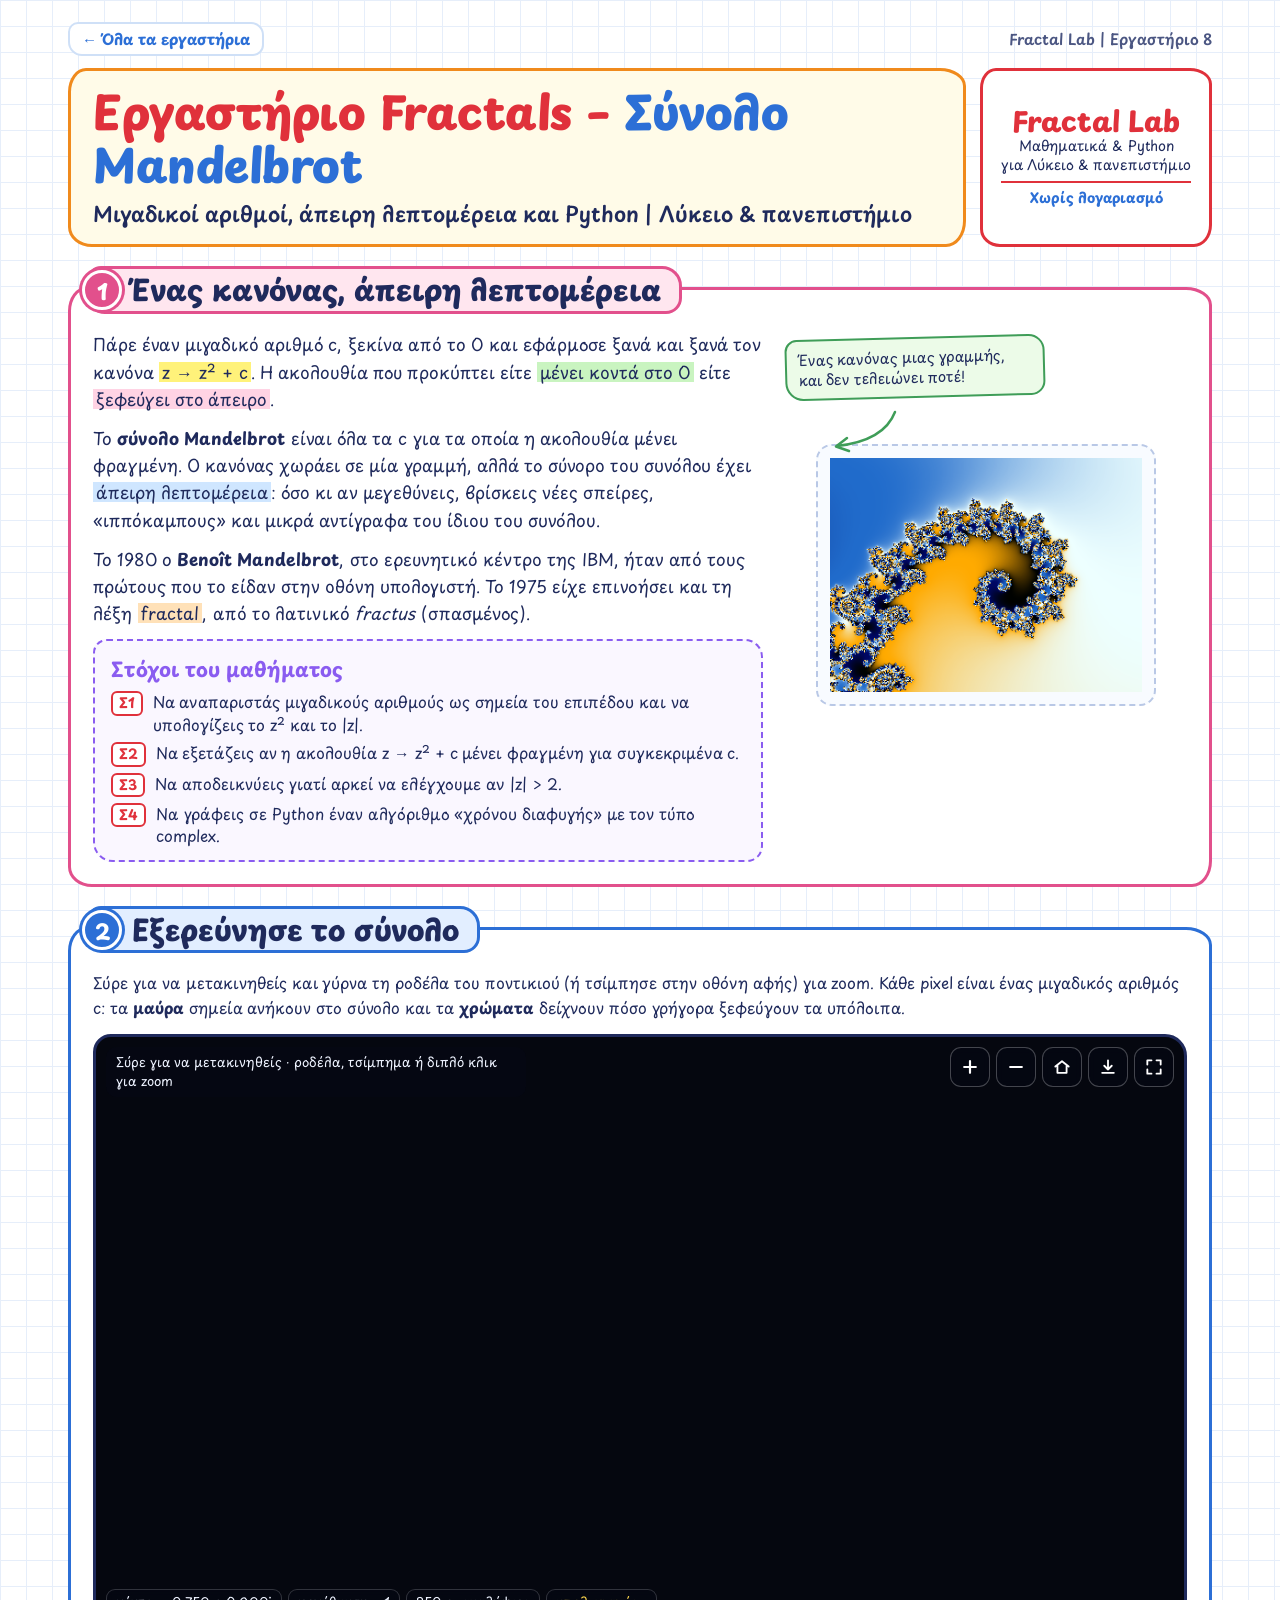
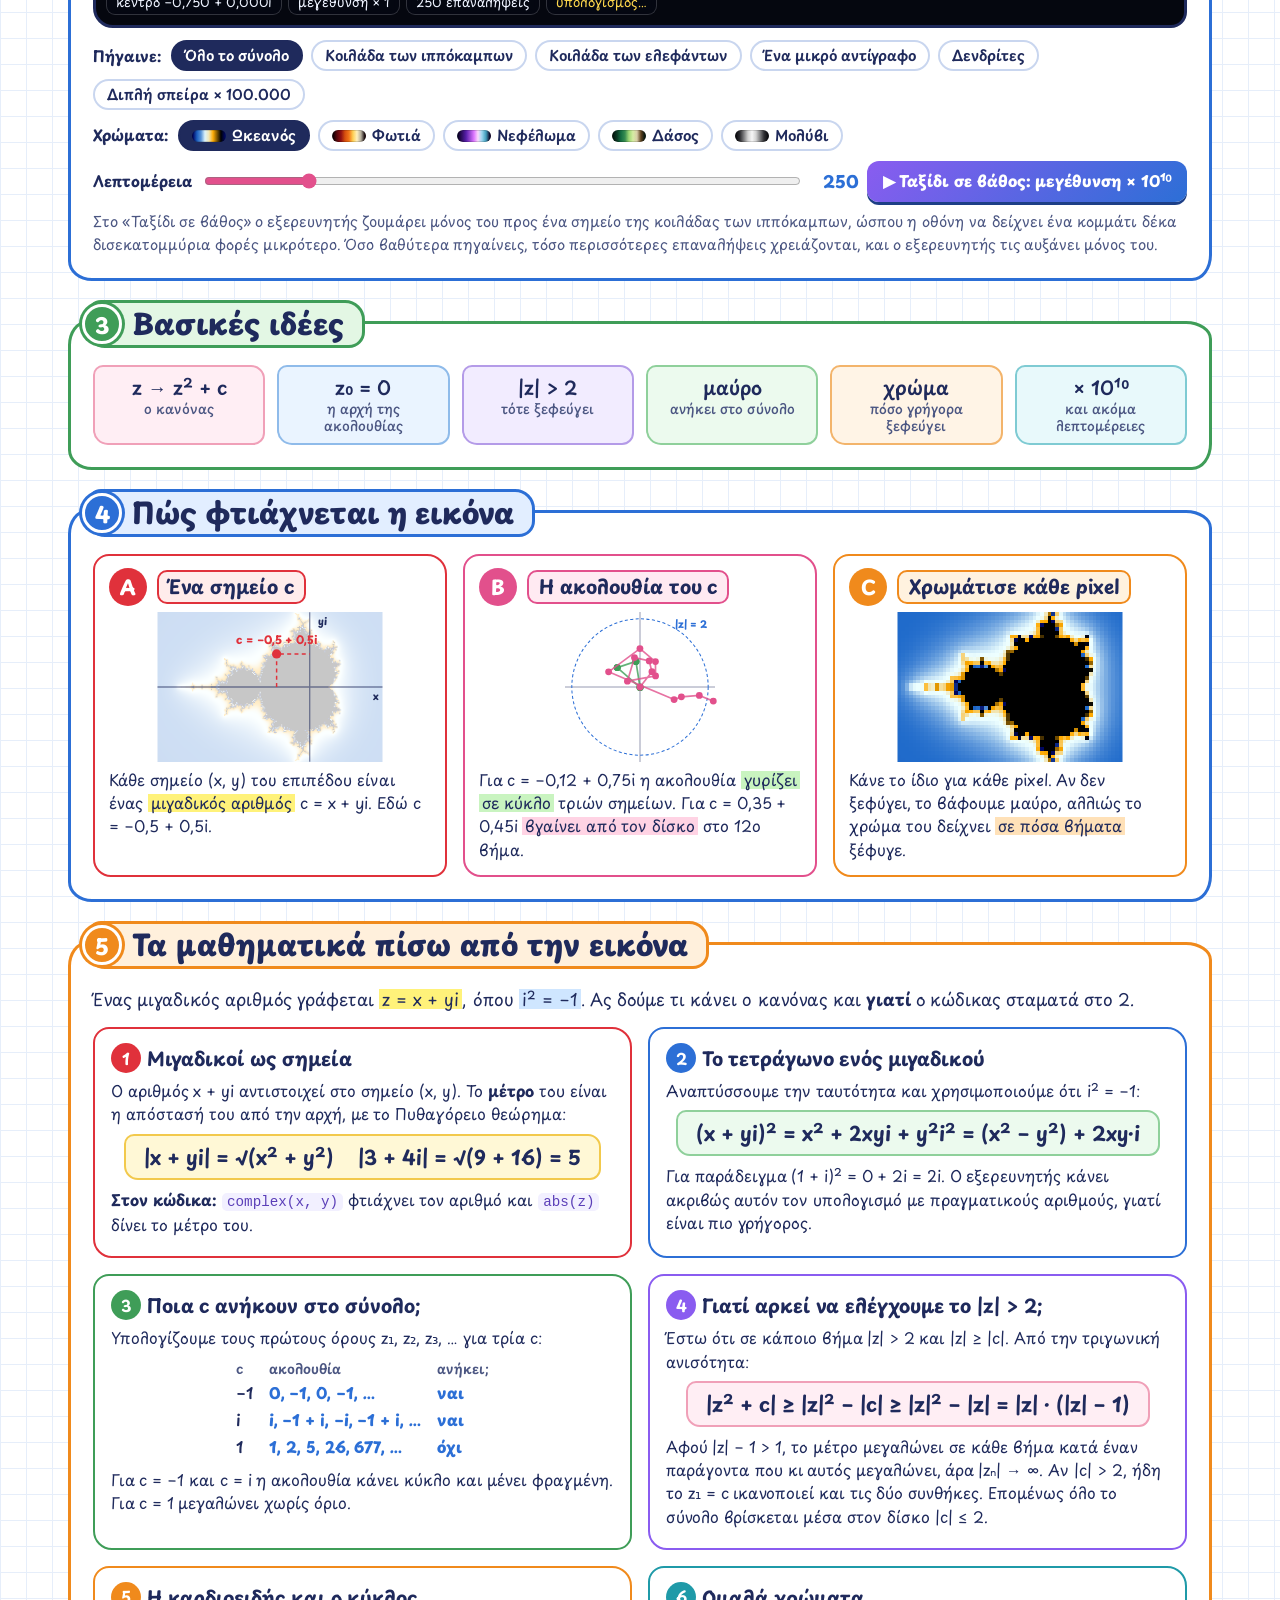
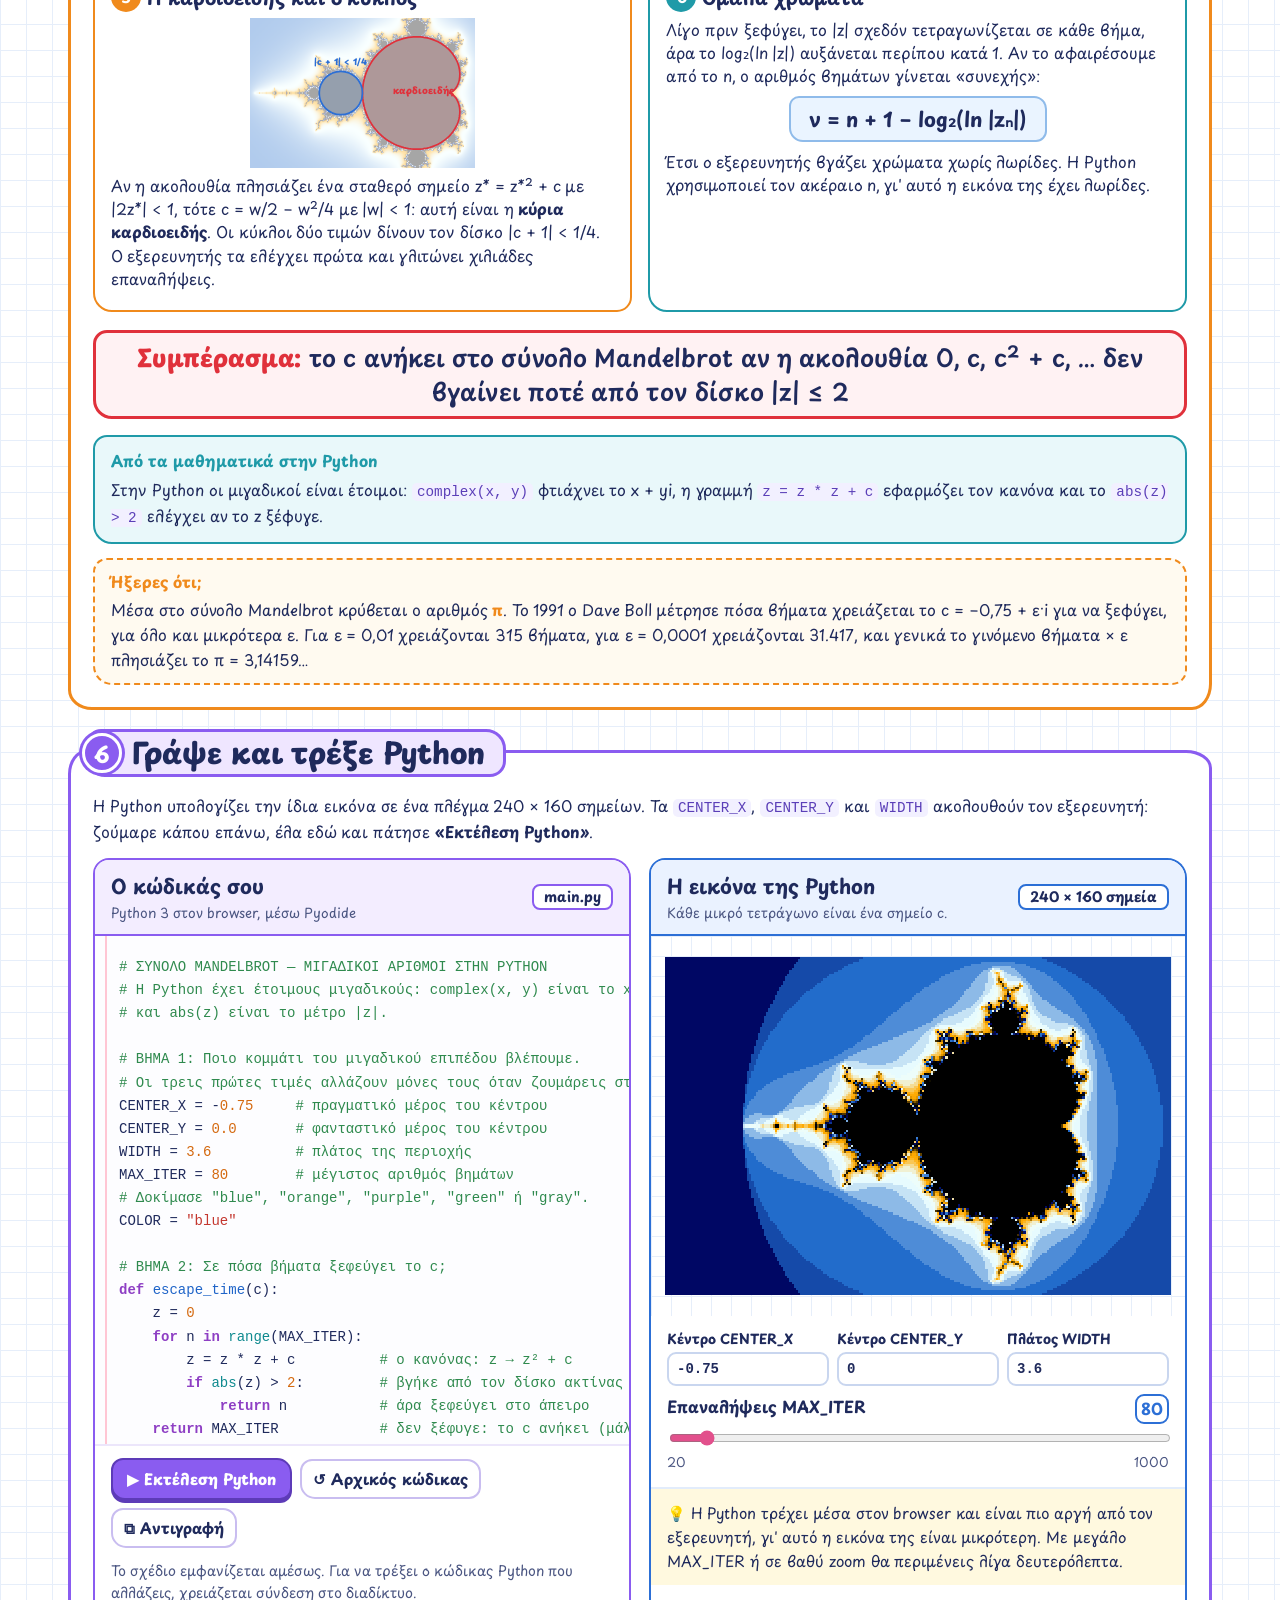
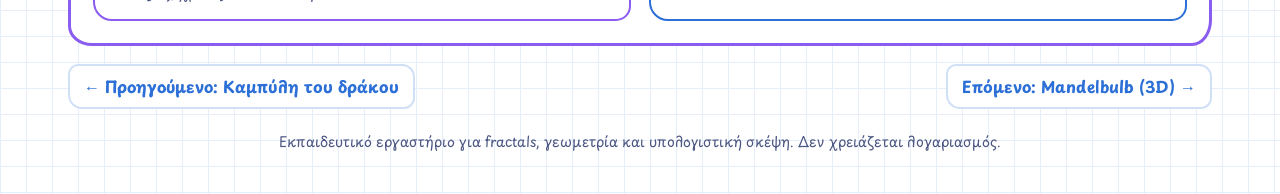
<file: mandelbrot/index.html>
<!doctype html>
<html lang="el"><head><meta charset="utf-8"/><meta name="viewport" content="width=device-width, initial-scale=1"/><title>Εργαστήριο Fractals · Σύνολο Mandelbrot</title>
<link rel="preconnect" href="https://fonts.googleapis.com"><link rel="preconnect" href="https://fonts.gstatic.com" crossorigin>
<link href="https://fonts.googleapis.com/css2?family=Playpen+Sans:wght@400..800&display=swap" rel="stylesheet">
<link rel="stylesheet" href="../assets/lab.css">
<link rel="stylesheet" href="../assets/explorer.css">
</head>
<body><main class="sheet">
<nav class="lab-nav" aria-label="Fractal Lab"><a href="../">← Όλα τα εργαστήρια</a><span>Fractal Lab | Εργαστήριο 8</span></nav>

<header class="sheet-head">
  <div class="title-card">
    <h1><span class="t1">Εργαστήριο Fractals –</span> <span class="t2">Σύνολο Mandelbrot</span></h1>
    <p>Μιγαδικοί αριθμοί, άπειρη λεπτομέρεια και Python | Λύκειο &amp; πανεπιστήμιο</p>
  </div>
  <aside class="brand-card" aria-label="Fractal Lab">
    <strong>Fractal Lab</strong>
    <span>Μαθηματικά &amp; Python<br>για Λύκειο &amp; πανεπιστήμιο</span>
    <em>Χωρίς λογαριασμό</em>
  </aside>
</header>

<section class="block b-pink" aria-labelledby="s1">
  <div class="tab"><span class="num">1</span><h2 id="s1">Ένας κανόνας, άπειρη λεπτομέρεια</h2></div>
  <div class="intro">
    <div>
      <p>Πάρε έναν μιγαδικό αριθμό c, ξεκίνα από το 0 και εφάρμοσε ξανά και ξανά τον κανόνα <span class="hl y">z → z² + c</span>. Η ακολουθία που προκύπτει είτε <span class="hl g">μένει κοντά στο 0</span> είτε <span class="hl p">ξεφεύγει στο άπειρο</span>.</p>
      <p>Το <strong>σύνολο Mandelbrot</strong> είναι όλα τα c για τα οποία η ακολουθία μένει φραγμένη. Ο κανόνας χωράει σε μία γραμμή, αλλά το σύνορο του συνόλου έχει <span class="hl b">άπειρη λεπτομέρεια</span>: όσο κι αν μεγεθύνεις, βρίσκεις νέες σπείρες, «ιππόκαμπους» και μικρά αντίγραφα του ίδιου του συνόλου.</p>
      <p>Το 1980 ο <strong>Benoît Mandelbrot</strong>, στο ερευνητικό κέντρο της IBM, ήταν από τους πρώτους που το είδαν στην οθόνη υπολογιστή. Το 1975 είχε επινοήσει και τη λέξη <span class="hl o">fractal</span>, από το λατινικό <em>fractus</em> (σπασμένος).</p>
      <div class="goals">
        <h3>Στόχοι του μαθήματος</h3>
        <ol>
          <li><b>Σ1</b><span>Να αναπαριστάς μιγαδικούς αριθμούς ως σημεία του επιπέδου και να υπολογίζεις το z² και το |z|.</span></li>
          <li><b>Σ2</b><span>Να εξετάζεις αν η ακολουθία z → z² + c μένει φραγμένη για συγκεκριμένα c.</span></li>
          <li><b>Σ3</b><span>Να αποδεικνύεις γιατί αρκεί να ελέγχουμε αν |z| > 2.</span></li>
          <li><b>Σ4</b><span>Να γράφεις σε Python έναν αλγόριθμο «χρόνου διαφυγής» με τον τύπο complex.</span></li>
        </ol>
      </div>
    </div>
    <div class="figure">
      <p class="note">Ένας κανόνας μιας γραμμής, και δεν τελειώνει ποτέ!</p>
      <svg class="arrow" viewBox="0 0 90 46" aria-hidden="true"><path d="M70 4 C 60 30, 30 36, 12 38" fill="none" stroke="#3f9d58" stroke-width="2.5" stroke-linecap="round"/><path d="M22 30 L11 38.5 L24 43" fill="none" stroke="#3f9d58" stroke-width="2.5" stroke-linecap="round" stroke-linejoin="round"/></svg>
      <div class="fig-box"><svg id="fig-hero" role="img" aria-label="Λεπτομέρεια του συνόλου Mandelbrot: η κοιλάδα των ιππόκαμπων"></svg></div>
    </div>
  </div>
</section>
<section class="block b-blue" aria-labelledby="s2">
  <div class="tab"><span class="num">2</span><h2 id="s2">Εξερεύνησε το σύνολο</h2></div>
  <p class="lab-guide">Σύρε για να μετακινηθείς και γύρνα τη ροδέλα του ποντικιού (ή τσίμπησε στην οθόνη αφής) για zoom. Κάθε pixel είναι ένας μιγαδικός αριθμός c: τα <strong>μαύρα</strong> σημεία ανήκουν στο σύνολο και τα <strong>χρώματα</strong> δείχνουν πόσο γρήγορα ξεφεύγουν τα υπόλοιπα.</p>
  <div class="xp" id="xp">
    <canvas id="mset" tabindex="0" aria-label="Εξερευνητής του συνόλου Mandelbrot. Σύρε για μετακίνηση, ροδέλα ή διπλό κλικ για zoom, βελάκια και + − από το πληκτρολόγιο."></canvas>
    <div class="xp-hint" id="xpHint">Σύρε για να μετακινηθείς · ροδέλα, τσίμπημα ή διπλό κλικ για zoom</div>
    <div class="xp-tools"><button id="xIn" title="Μεγέθυνση" aria-label="Μεγέθυνση"><svg viewBox="0 0 24 24" width="20" height="20" aria-hidden="true"><path d="M12 5v14M5 12h14" stroke="currentColor" stroke-width="2.6" stroke-linecap="round"/></svg></button><button id="xOut" title="Σμίκρυνση" aria-label="Σμίκρυνση"><svg viewBox="0 0 24 24" width="20" height="20" aria-hidden="true"><path d="M5 12h14" stroke="currentColor" stroke-width="2.6" stroke-linecap="round"/></svg></button><button id="xHome" title="Αρχική θέα" aria-label="Αρχική θέα"><svg viewBox="0 0 24 24" width="20" height="20" aria-hidden="true"><path d="M4 11.5 12 5l8 6.5M6.5 10v9h11v-9" fill="none" stroke="currentColor" stroke-width="2.2" stroke-linecap="round" stroke-linejoin="round"/></svg></button><button id="xShot" title="Αποθήκευση εικόνας (PNG)" aria-label="Αποθήκευση εικόνας (PNG)"><svg viewBox="0 0 24 24" width="20" height="20" aria-hidden="true"><path d="M12 4v11m0 0-4.5-4.5M12 15l4.5-4.5M5 19h14" fill="none" stroke="currentColor" stroke-width="2.2" stroke-linecap="round" stroke-linejoin="round"/></svg></button><button id="xFull" title="Πλήρης οθόνη" aria-label="Πλήρης οθόνη"><svg viewBox="0 0 24 24" width="20" height="20" aria-hidden="true"><path d="M4 9V4h5M15 4h5v5M20 15v5h-5M9 20H4v-5" fill="none" stroke="currentColor" stroke-width="2.2" stroke-linecap="round" stroke-linejoin="round"/></svg></button></div>
    <div class="xp-hud"><span id="hudPos"></span><span id="hudZoom"></span><span id="hudIter"></span><span class="busy" id="hudBusy"></span></div>
  </div>
  <div class="xp-bar">
    <div class="xp-row"><b>Πήγαινε:</b><button class="xp-chip" type="button" data-place="home" aria-pressed="false">Όλο το σύνολο</button><button class="xp-chip" type="button" data-place="seahorse" aria-pressed="false">Κοιλάδα των ιππόκαμπων</button><button class="xp-chip" type="button" data-place="elephant" aria-pressed="false">Κοιλάδα των ελεφάντων</button><button class="xp-chip" type="button" data-place="mini" aria-pressed="false">Ένα μικρό αντίγραφο</button><button class="xp-chip" type="button" data-place="star" aria-pressed="false">Δενδρίτες</button><button class="xp-chip" type="button" data-place="spiral" aria-pressed="false">Διπλή σπείρα × 100.000</button></div>
    <div class="xp-row"><b>Χρώματα:</b><button class="xp-chip" type="button" data-pal="ocean" aria-pressed="false">Ωκεανός</button><button class="xp-chip" type="button" data-pal="fire" aria-pressed="false">Φωτιά</button><button class="xp-chip" type="button" data-pal="violet" aria-pressed="false">Νεφέλωμα</button><button class="xp-chip" type="button" data-pal="forest" aria-pressed="false">Δάσος</button><button class="xp-chip" type="button" data-pal="gray" aria-pressed="false">Μολύβι</button></div>
    <div class="xp-row"><div class="xp-slider"><label for="detail">Λεπτομέρεια</label><input id="detail" type="range" min="100" max="1000" step="50" value="250"><output id="detailOut" for="detail">250</output></div><button class="xp-go" id="journey" type="button" aria-pressed="false">▶ Ταξίδι σε βάθος: μεγέθυνση × 10¹⁰</button></div>
  </div>
  <p class="xp-help">Στο «Ταξίδι σε βάθος» ο εξερευνητής ζουμάρει μόνος του προς ένα σημείο της κοιλάδας των ιππόκαμπων, ώσπου η οθόνη να δείχνει ένα κομμάτι δέκα δισεκατομμύρια φορές μικρότερο. Όσο βαθύτερα πηγαίνεις, τόσο περισσότερες επαναλήψεις χρειάζονται, και ο εξερευνητής τις αυξάνει μόνος του.</p>
</section>
<section class="block b-green" aria-labelledby="s3">
  <div class="tab"><span class="num">3</span><h2 id="s3">Βασικές ιδέες</h2></div>
  <div class="chips">
    <div class="chip c1">z → z² + c<small>ο κανόνας</small></div>
    <div class="chip c2">z₀ = 0<small>η αρχή της ακολουθίας</small></div>
    <div class="chip c3">|z| > 2<small>τότε ξεφεύγει</small></div>
    <div class="chip c4">μαύρο<small>ανήκει στο σύνολο</small></div>
    <div class="chip c5">χρώμα<small>πόσο γρήγορα ξεφεύγει</small></div>
    <div class="chip c6">× 10¹⁰<small>και ακόμα λεπτομέρειες</small></div>
  </div>
</section>
<section class="block b-blue" aria-labelledby="s4">
  <div class="tab"><span class="num">4</span><h2 id="s4">Πώς φτιάχνεται η εικόνα</h2></div>
  <div class="steps">
    <article class="step sA">
      <div class="step-head"><span class="letter">A</span><h3>Ένα σημείο c</h3></div>
      <svg class="fig" id="fig-a" role="img" aria-label="Το μιγαδικό επίπεδο με σημειωμένο το c = −0,5 + 0,5i"></svg>
      <p>Κάθε σημείο (x, y) του επιπέδου είναι ένας <span class="hl y">μιγαδικός αριθμός</span> c = x + yi. Εδώ c = −0,5 + 0,5i.</p>
    </article>
    <article class="step sB">
      <div class="step-head"><span class="letter">B</span><h3>Η ακολουθία του c</h3></div>
      <svg class="fig" id="fig-b" role="img" aria-label="Δύο ακολουθίες: μία γυρίζει σε κύκλο μέσα στον δίσκο ακτίνας 2 και μία βγαίνει έξω"></svg>
      <p>Για c = −0,12 + 0,75i η ακολουθία <span class="hl g">γυρίζει σε κύκλο</span> τριών σημείων. Για c = 0,35 + 0,45i <span class="hl p">βγαίνει από τον δίσκο</span> στο 12ο βήμα.</p>
    </article>
    <article class="step sC">
      <div class="step-head"><span class="letter">C</span><h3>Χρωμάτισε κάθε pixel</h3></div>
      <svg class="fig" id="fig-c" role="img" aria-label="Το σύνολο Mandelbrot σε πλέγμα 60 × 40 pixel"></svg>
      <p>Κάνε το ίδιο για κάθε pixel. Αν δεν ξεφύγει, το βάφουμε μαύρο, αλλιώς το χρώμα του δείχνει <span class="hl o">σε πόσα βήματα</span> ξέφυγε.</p>
    </article>
  </div>
</section>
<section class="block b-orange" aria-labelledby="s5">
  <div class="tab"><span class="num">5</span><h2 id="s5">Τα μαθηματικά πίσω από την εικόνα</h2></div>
  <p class="math-lead">Ένας μιγαδικός αριθμός γράφεται <span class="hl y">z = x + yi</span>, όπου <span class="hl b">i² = −1</span>. Ας δούμε τι κάνει ο κανόνας και <strong>γιατί</strong> ο κώδικας σταματά στο 2.</p>
  <div class="math-grid">
    <article class="math-item m1"><h3><span class="q">1</span>Μιγαδικοί ως σημεία</h3>
      <p>Ο αριθμός x + yi αντιστοιχεί στο σημείο (x, y). Το <strong>μέτρο</strong> του είναι η απόστασή του από την αρχή, με το Πυθαγόρειο θεώρημα:</p>
      <div class="fbox">|x + yi| = √(x² + y²) &nbsp;&nbsp; |3 + 4i| = √(9 + 16) = 5</div>
      <p><strong>Στον κώδικα:</strong> <code>complex(x, y)</code> φτιάχνει τον αριθμό και <code>abs(z)</code> δίνει το μέτρο του.</p>
    </article>
    <article class="math-item m2"><h3><span class="q">2</span>Το τετράγωνο ενός μιγαδικού</h3>
      <p>Αναπτύσσουμε την ταυτότητα και χρησιμοποιούμε ότι i² = −1:</p>
      <div class="fbox green">(x + yi)² = x² + 2xyi + y²i² = (x² − y²) + 2xy·i</div>
      <p>Για παράδειγμα (1 + i)² = 0 + 2i = 2i. Ο εξερευνητής κάνει ακριβώς αυτόν τον υπολογισμό με πραγματικούς αριθμούς, γιατί είναι πιο γρήγορος.</p>
    </article>
    <article class="math-item m3"><h3><span class="q">3</span>Ποια c ανήκουν στο σύνολο;</h3>
      <p>Υπολογίζουμε τους πρώτους όρους z₁, z₂, z₃, … για τρία c:</p>
      <div class="table"><span class="th">c</span><span class="th">ακολουθία</span><span class="th">ανήκει;</span><span>−1</span><span>0, −1, 0, −1, …</span><span>ναι</span><span>i</span><span>i, −1 + i, −i, −1 + i, …</span><span>ναι</span><span>1</span><span>1, 2, 5, 26, 677, …</span><span>όχι</span></div>
      <p>Για c = −1 και c = i η ακολουθία κάνει κύκλο και μένει φραγμένη. Για c = 1 μεγαλώνει χωρίς όριο.</p>
    </article>
    <article class="math-item m4"><h3><span class="q">4</span>Γιατί αρκεί να ελέγχουμε το |z| > 2;</h3>
      <p>Έστω ότι σε κάποιο βήμα |z| > 2 και |z| ≥ |c|. Από την τριγωνική ανισότητα:</p>
      <div class="fbox pink">|z² + c| ≥ |z|² − |c| ≥ |z|² − |z| = |z| · (|z| − 1)</div>
      <p>Αφού |z| − 1 > 1, το μέτρο μεγαλώνει σε κάθε βήμα κατά έναν παράγοντα που κι αυτός μεγαλώνει, άρα |zₙ| → ∞. Αν |c| > 2, ήδη το z₁ = c ικανοποιεί και τις δύο συνθήκες. Επομένως όλο το σύνολο βρίσκεται μέσα στον δίσκο |c| ≤ 2.</p>
    </article>
    <article class="math-item m5"><h3><span class="q">5</span>Η καρδιοειδής και ο κύκλος</h3>
      <svg class="fig" id="fig-card" role="img" aria-label="Η κύρια καρδιοειδής και ο κύκλος |c + 1| &lt; 1/4 πάνω στο σύνολο Mandelbrot" style="height:150px"></svg>
      <p>Αν η ακολουθία πλησιάζει ένα σταθερό σημείο z* = z*² + c με |2z*| < 1, τότε c = w/2 − w²/4 με |w| < 1: αυτή είναι η <strong>κύρια καρδιοειδής</strong>. Οι κύκλοι δύο τιμών δίνουν τον δίσκο |c + 1| < 1/4. Ο εξερευνητής τα ελέγχει πρώτα και γλιτώνει χιλιάδες επαναλήψεις.</p>
    </article>
    <article class="math-item m6"><h3><span class="q">6</span>Ομαλά χρώματα</h3>
      <p>Λίγο πριν ξεφύγει, το |z| σχεδόν τετραγωνίζεται σε κάθε βήμα, άρα το log₂(ln |z|) αυξάνεται περίπου κατά 1. Αν το αφαιρέσουμε από το n, ο αριθμός βημάτων γίνεται «συνεχής»:</p>
      <div class="fbox blue">ν = n + 1 − log₂(ln |zₙ|)</div>
      <p>Έτσι ο εξερευνητής βγάζει χρώματα χωρίς λωρίδες. Η Python χρησιμοποιεί τον ακέραιο n, γι' αυτό η εικόνα της έχει λωρίδες.</p>
    </article>
  </div>
  <div class="answer">Συμπέρασμα: <span>το c ανήκει στο σύνολο Mandelbrot αν η ακολουθία 0, c, c² + c, … δεν βγαίνει ποτέ από τον δίσκο |z| ≤ 2</span></div>
  <div class="bridge"><strong>Από τα μαθηματικά στην Python</strong><p>Στην Python οι μιγαδικοί είναι έτοιμοι: <code>complex(x, y)</code> φτιάχνει το x + yi, η γραμμή <code>z = z * z + c</code> εφαρμόζει τον κανόνα και το <code>abs(z) &gt; 2</code> ελέγχει αν το z ξέφυγε.</p></div>
  <div class="did-you-know"><strong>Ήξερες ότι;</strong><p>Μέσα στο σύνολο Mandelbrot κρύβεται ο αριθμός <strong>π</strong>. Το 1991 ο Dave Boll μέτρησε πόσα βήματα χρειάζεται το c = −0,75 + ε·i για να ξεφύγει, για όλο και μικρότερα ε. Για ε = 0,01 χρειάζονται 315 βήματα, για ε = 0,0001 χρειάζονται 31.417, και γενικά το γινόμενο βήματα × ε πλησιάζει το π = 3,14159…</p></div>
</section>
<section class="block b-purple" aria-labelledby="s6">
  <div class="tab"><span class="num">6</span><h2 id="s6">Γράψε και τρέξε Python</h2></div>
  <p class="lab-guide">Η Python υπολογίζει την ίδια εικόνα σε ένα πλέγμα 240 × 160 σημείων. Τα <code>CENTER_X</code>, <code>CENTER_Y</code> και <code>WIDTH</code> ακολουθούν τον εξερευνητή: ζούμαρε κάπου επάνω, έλα εδώ και πάτησε <strong>«Εκτέλεση Python»</strong>.</p>
  <div class="workspace">
    <article class="panel p-code">
      <div class="panel-head"><div><h3>Ο κώδικάς σου</h3><p>Python 3 στον browser, μέσω Pyodide</p></div><span class="tag">main.py</span></div>
      <div class="editor-wrap"><pre id="highlight" aria-hidden="true" class="editor-highlight"><code id="highlightCode"></code></pre><textarea class="editor" id="code" spellcheck="false" aria-label="Επεξεργαστής κώδικα Python" wrap="off"></textarea></div>
      <div class="actions"><button class="primary" id="run">▶ Εκτέλεση Python</button><button class="secondary" id="reset">↺ Αρχικός κώδικας</button><button class="secondary" id="copy">⧉ Αντιγραφή</button></div>
      <div id="status" class="status" role="status" aria-live="polite">Το σχέδιο εμφανίζεται αμέσως. Για να τρέξει ο κώδικας Python που αλλάζεις, χρειάζεται σύνδεση στο διαδίκτυο.</div>
    </article>
    <article class="panel p-draw">
      <div class="panel-head"><div><h3>Η εικόνα της Python</h3><p>Κάθε μικρό τετράγωνο είναι ένα σημείο c.</p></div><span class="tag" id="countBadge">240 × 160 σημεία</span></div>
      <div class="preview"><canvas id="canvas" aria-label="Το σύνολο Mandelbrot όπως το υπολογίζει η Python"></canvas></div>
      <div class="controls">
        <div class="num-grid"><label>Κέντρο CENTER_X<input id="cx" type="number" step="any" min="-4" max="4" value="-0.75"></label><label>Κέντρο CENTER_Y<input id="cy" type="number" step="any" min="-4" max="4" value="0"></label><label>Πλάτος WIDTH<input id="cw" type="number" step="any" min="0" max="10" value="3.6"></label></div>
        <div class="param"><div class="range-label"><label for="maxit">Επαναλήψεις MAX_ITER</label><strong id="maxitText">80</strong></div><input id="maxit" type="range" min="20" max="1000" step="10" value="80"/><div class="mini-row"><span>20</span><span>1000</span></div></div>
      </div>
      <div class="callout">💡 Η Python τρέχει μέσα στον browser και είναι πιο αργή από τον εξερευνητή, γι' αυτό η εικόνα της είναι μικρότερη. Με μεγάλο MAX_ITER ή σε βαθύ zoom θα περιμένεις λίγα δευτερόλεπτα.</div>
    </article>
  </div>
</section>

<nav class="lab-pager" aria-label="Άλλα εργαστήρια"><a href="../dragon-curve/">← Προηγούμενο: Καμπύλη του δράκου</a><a class="next-lab" href="../mandelbulb/">Επόμενο: Mandelbulb (3D) →</a></nav>

<footer>Εκπαιδευτικό εργαστήριο για fractals, γεωμετρία και υπολογιστική σκέψη. Δεν χρειάζεται λογαριασμός.</footer>
</main>
<script src="../assets/mandelbrot.js"></script>
<script src="../assets/lab.js"></script>
<script>

const INITIAL = "# ΣΥΝΟΛΟ MANDELBROT — ΜΙΓΑΔΙΚΟΙ ΑΡΙΘΜΟΙ ΣΤΗΝ PYTHON\n# Η Python έχει έτοιμους μιγαδικούς: complex(x, y) είναι το x + yi\n# και abs(z) είναι το μέτρο |z|.\n\n# ΒΗΜΑ 1: Ποιο κομμάτι του μιγαδικού επιπέδου βλέπουμε.\n# Οι τρεις πρώτες τιμές αλλάζουν μόνες τους όταν ζουμάρεις στον εξερευνητή!\nCENTER_X = -0.75     # πραγματικό μέρος του κέντρου\nCENTER_Y = 0.0       # φανταστικό μέρος του κέντρου\nWIDTH = 3.6          # πλάτος της περιοχής\nMAX_ITER = 80        # μέγιστος αριθμός βημάτων\n# Δοκίμασε \"blue\", \"orange\", \"purple\", \"green\" ή \"gray\".\nCOLOR = \"blue\"\n\n# ΒΗΜΑ 2: Σε πόσα βήματα ξεφεύγει το c;\ndef escape_time(c):\n    z = 0\n    for n in range(MAX_ITER):\n        z = z * z + c          # ο κανόνας: z → z² + c\n        if abs(z) > 2:         # βγήκε από τον δίσκο ακτίνας 2,\n            return n           # άρα ξεφεύγει στο άπειρο\n    return MAX_ITER            # δεν ξέφυγε: το c ανήκει (μάλλον) στο σύνολο\n\n# ΒΗΜΑ 3: Ένα πλέγμα από σημεία c, γραμμή γραμμή.\nCOLS, ROWS = 240, 160\nHEIGHT = WIDTH * ROWS / COLS\nimage = []\nfor row in range(ROWS):\n    # Από πάνω προς τα κάτω το φανταστικό μέρος μικραίνει.\n    y = CENTER_Y + HEIGHT / 2 - row * HEIGHT / (ROWS - 1)\n    line = []\n    for col in range(COLS):\n        x = CENTER_X - WIDTH / 2 + col * WIDTH / (COLS - 1)\n        line.append(escape_time(complex(x, y)))\n    image.append(line)\n\n# ΤΕΛΟΣ! Η ιστοσελίδα χρωματίζει κάθε σημείο ανάλογα με το n.\n# ΠΕΙΡΑΜΑ: Γράψε z = z ** 3 + c και δες το «Multibrot» με τρία κλαδιά.\n";
const $ = s => document.querySelector(s);
const NS = 'http://www.w3.org/2000/svg';
// Μια εικόνα του συνόλου μέσα σε SVG, ώστε να μπορούμε να σχεδιάσουμε και από πάνω.
function setImage(svg, view, w, h, opts = {}) {
  const c = document.createElement('canvas'); c.width = w; c.height = h; MB.renderTo(c, view, opts);
  const H = view.w * h / w, x0 = view.cx - view.w / 2, y0 = -(view.cy + H / 2);
  svg.setAttribute('viewBox', opts.viewBox || (x0 + ' ' + y0 + ' ' + view.w + ' ' + H));
  svg.insertAdjacentHTML('afterbegin', '<image href="' + c.toDataURL() + '" x="' + x0 + '" y="' + y0 + '" width="' + view.w + '" height="' + H + '" preserveAspectRatio="none"'
    + (opts.pixel ? ' style="image-rendering:pixelated"' : '') + (opts.opacity ? ' opacity="' + opts.opacity + '"' : '') + '/>');
}
const label = (svg, x, y, t, size, fill = '#1f2a5c', anchor = 'middle') => svg.insertAdjacentHTML('beforeend', '<text x="' + x + '" y="' + (-y) + '" font-size="' + size + '" text-anchor="' + anchor + '" dominant-baseline="central" font-family="Playpen Sans, cursive" font-weight="800" fill="' + fill + '">' + t + '</text>');
const axes = (svg, x0, x1, y0, y1, sw) => svg.insertAdjacentHTML('beforeend', '<path d="M' + x0 + ' 0H' + x1 + 'M0 ' + (-y0) + 'V' + (-y1) + '" stroke="#1f2a5c" stroke-width="' + sw + '" opacity=".55"/>');

// Εισαγωγή: η κοιλάδα των ιππόκαμπων.
setImage($('#fig-hero'), { cx: -0.74345, cy: 0.13135, w: 0.0032 }, 340, 255, { maxIter: 900 });

// A: ένα σημείο του μιγαδικού επιπέδου.
{
  const svg = $('#fig-a');
  setImage(svg, { cx: -0.6, cy: 0, w: 3.4 }, 240, 160, { maxIter: 60, opacity: 0.22 });
  axes(svg, -2.3, 1.1, -1.13, 1.13, 0.02);
  svg.insertAdjacentHTML('beforeend', '<path d="M-0.5 0V-0.5H0" fill="none" stroke="#e0313b" stroke-width="0.022" stroke-dasharray="0.06 0.05"/><circle cx="-0.5" cy="-0.5" r="0.07" fill="#e0313b"/>');
  label(svg, -0.5, 0.72, 'c = −0,5 + 0,5i', 0.17, '#e0313b'); label(svg, 1.0, -0.13, 'x', 0.15); label(svg, 0.12, 1.0, 'yi', 0.15, '#1f2a5c', 'start');
}
// B: η ακολουθία για δύο σημεία c.
function orbit(cx, cy, n) { let x = 0, y = 0; const p = [[0, 0]]; for (let i = 0; i < n; i++) { const nx = x * x - y * y + cx; y = 2 * x * y + cy; x = nx; p.push([x, y]); if (x * x + y * y > 4) break; } return p; }
{
  const svg = $('#fig-b');
  svg.setAttribute('viewBox', '-2.2 -2.2 4.4 4.4');
  axes(svg, -2.2, 2.2, -2.2, 2.2, 0.025);
  svg.insertAdjacentHTML('beforeend', '<circle cx="0" cy="0" r="2" fill="none" stroke="#2c6fd6" stroke-width="0.03" stroke-dasharray="0.09 0.07"/>');
  const draw = (pts, col) => svg.insertAdjacentHTML('beforeend', '<path d="M' + pts.map(p => p[0].toFixed(3) + ' ' + (-p[1]).toFixed(3)).join('L') + '" fill="none" stroke="' + col + '" stroke-width="0.05" stroke-linejoin="round" opacity=".8"/>'
    + pts.map(p => '<circle cx="' + p[0].toFixed(3) + '" cy="' + (-p[1]).toFixed(3) + '" r="0.1" fill="' + col + '"/>').join(''));
  draw(orbit(-0.12, 0.75, 9), '#3f9d58');
  const esc = orbit(0.35, 0.45, 20); draw(esc.map(p => [Math.max(-2.15, Math.min(2.15, p[0])), Math.max(-2.15, Math.min(2.15, p[1]))]), '#e2508c');
  label(svg, 1.5, 1.85, '|z| = 2', 0.3, '#2c6fd6');
}
// C: κάθε pixel ένα σημείο c.
setImage($('#fig-c'), { cx: -0.65, cy: 0, w: 3.0 }, 60, 40, { maxIter: 40, pixel: true });
// Μαθηματικά: καρδιοειδής και κύκλος.
{
  const svg = $('#fig-card');
  setImage(svg, { cx: -0.75, cy: 0, w: 2.6 }, 300, 200, { maxIter: 120, opacity: 0.35 });
  let d = '';
  for (let i = 0; i <= 200; i++) { const t = i / 200 * 2 * Math.PI, x = Math.cos(t) / 2 - Math.cos(2 * t) / 4, y = Math.sin(t) / 2 - Math.sin(2 * t) / 4; d += (i ? 'L' : 'M') + x.toFixed(4) + ' ' + (-y).toFixed(4); }
  svg.insertAdjacentHTML('beforeend', '<path d="' + d + 'Z" fill="rgba(224,49,59,.12)" stroke="#e0313b" stroke-width="0.02"/><circle cx="-1" cy="0" r="0.25" fill="rgba(44,111,214,.14)" stroke="#2c6fd6" stroke-width="0.02"/>');
  label(svg, -0.05, 0.03, 'καρδιοειδής', 0.11, '#e0313b'); label(svg, -1, 0.36, '|c + 1| < 1/4', 0.1, '#2c6fd6');
}

// ---------- Εξερευνητής ----------
const PLACES = {
  seahorse: { cx: -0.7437, cy: 0.1316, w: 0.0062 },
  elephant: { cx: 0.28, cy: 0.008, w: 0.013 },
  mini: { cx: -1.7548, cy: 0, w: 0.045 },
  star: { cx: -0.1011, cy: 0.9563, w: 0.03 },
  spiral: { cx: -0.7436447860, cy: 0.1318252536, w: 3.4e-5 }
};
const JOURNEY = { cx: -0.7436438870371587, cy: 0.1318259042053120, w: 3e-10 };
const xp = new MB.Explorer({ canvas: $('#mset'), pos: $('#hudPos'), zoom: $('#hudZoom'), iter: $('#hudIter'), busy: $('#hudBusy'), hint: $('#xpHint') });
setTimeout(() => $('#xpHint').classList.add('gone'), 9000);
const press = (sel, attr, val) => document.querySelectorAll(sel).forEach(b => b.setAttribute('aria-pressed', String(b.getAttribute(attr) === val)));
document.querySelectorAll('[data-place]').forEach(b => b.addEventListener('click', () => {
  if (xp.journey) xp.stopJourney();
  $('#xpHint').classList.add('gone');
  const k = b.dataset.place; xp.setView(k === 'home' ? xp.homeView() : PLACES[k]); press('[data-place]', 'data-place', k);
}));
document.querySelectorAll('[data-pal]').forEach(b => {
  const t = MB.lut(b.dataset.pal), stops = [];
  for (let i = 0; i <= 8; i++) { const k = Math.floor(i / 8 * 1023) * 3; stops.push('rgb(' + t[k] + ',' + t[k + 1] + ',' + t[k + 2] + ')'); }
  b.insertAdjacentHTML('afterbegin', '<span class="sw" style="background:linear-gradient(90deg,' + stops.join(',') + ')"></span>');
  b.addEventListener('click', () => { xp.setPalette(b.dataset.pal); press('[data-pal]', 'data-pal', b.dataset.pal); });
});
press('[data-pal]', 'data-pal', 'ocean'); press('[data-place]', 'data-place', 'home');
$('#detail').addEventListener('input', e => { xp.detail = Number(e.target.value); $('#detailOut').textContent = e.target.value; xp.hud(); clearTimeout(xp._dt); xp._dt = setTimeout(() => xp.render('full'), 150); });
$('#xIn').addEventListener('click', () => { const v = xp.view; xp.setView({ ...v, w: v.w / 2.5 }); });
$('#xOut').addEventListener('click', () => { const v = xp.view; xp.setView({ ...v, w: v.w * 2.5 }); });
$('#xHome').addEventListener('click', () => { if (xp.journey) xp.stopJourney(); xp.setView(xp.homeView()); press('[data-place]', 'data-place', 'home'); });
$('#xFull').addEventListener('click', () => {
  const el = $('#xp');
  if (document.fullscreenElement || document.webkitFullscreenElement) (document.exitFullscreen || document.webkitExitFullscreen).call(document);
  else (el.requestFullscreen || el.webkitRequestFullscreen || (() => {})).call(el);
});
$('#xShot').addEventListener('click', () => $('#mset').toBlob(b => { const a = document.createElement('a'); a.href = URL.createObjectURL(b); a.download = 'mandelbrot.png'; a.click(); setTimeout(() => URL.revokeObjectURL(a.href), 4000); }));
const jbtn = $('#journey'), JLABEL = jbtn.textContent;
jbtn.addEventListener('click', () => {
  if (xp.journey) { xp.stopJourney(); return; }
  jbtn.setAttribute('aria-pressed', 'true'); jbtn.textContent = '■ Σταμάτα το ταξίδι'; press('[data-place]', 'data-place', '');
  xp.startJourney(JOURNEY, () => { jbtn.setAttribute('aria-pressed', 'false'); jbtn.textContent = JLABEL; });
});

// ---------- Python ----------
const COLS = 240, ROWS = 160, pyCanvas = $('#canvas'), tmp = document.createElement('canvas');
function pyImage(v) {
  const H = v.WIDTH * ROWS / COLS, out = [];
  for (let r = 0; r < ROWS; r++) {
    const y = v.CENTER_Y + H / 2 - r * H / (ROWS - 1), line = [];
    for (let c = 0; c < COLS; c++) line.push(MB.escapeCount(v.CENTER_X - v.WIDTH / 2 + c * v.WIDTH / (COLS - 1), y, v.MAX_ITER));
    out.push(line);
  }
  return out;
}
function drawGrid(items, color, vars) {
  const rows = items.length, cols = items[0].length, vals = new Float32Array(rows * cols);
  let M = vars.MAX_ITER;
  for (const line of items) for (const n of line) if (n > M) M = n;
  items.forEach((line, r) => line.forEach((n, c) => { vals[r * cols + c] = n >= M ? -1 : n + 1; }));
  tmp.width = cols; tmp.height = rows;
  const img = tmp.getContext('2d').createImageData(cols, rows);
  MB.colorize(vals, img.data, MB.lut(MB.paletteFor(color)), [0, 0, 0]);
  tmp.getContext('2d').putImageData(img, 0, 0);
  const rect = pyCanvas.getBoundingClientRect(), ratio = window.devicePixelRatio || 1;
  pyCanvas.width = Math.round(rect.width * ratio); pyCanvas.height = Math.round(rect.height * ratio);
  const ctx = pyCanvas.getContext('2d'), s = Math.min(pyCanvas.width / cols, pyCanvas.height / rows);
  ctx.imageSmoothingEnabled = false;
  ctx.drawImage(tmp, (pyCanvas.width - cols * s) / 2, (pyCanvas.height - rows * s) / 2, cols * s, rows * s);
}
const lab = FractalLab.start({
  initial: INITIAL, outputVar: 'image', level: null, color: 'blue', maxItems: 400,
  params: [
    { name: 'CENTER_X', input: '#cx', value: -0.75 }, { name: 'CENTER_Y', input: '#cy', value: 0 },
    { name: 'WIDTH', input: '#cw', value: 3.6 }, { name: 'MAX_ITER', input: '#maxit', text: '#maxitText', value: 80 }
  ],
  preview: pyImage,
  validate: items => {
    if (!items.length || !items.every(r => Array.isArray(r) && r.length === items[0].length && r.length > 0 && r.length <= 600 && r.every(Number.isFinite))) return 'Η image πρέπει να είναι λίστα από γραμμές με ίσο πλήθος αριθμών.';
    return null;
  },
  render: drawGrid,
  countLabel: items => items.length ? items[0].length + ' × ' + items.length + ' σημεία' : '0 σημεία',
  afterRun: obj => {
    const v = xp.view, nv = { cx: obj.CENTER_X, cy: obj.CENTER_Y, w: obj.WIDTH };
    if ([nv.cx, nv.cy, nv.w].every(Number.isFinite) && nv.w > 0 && (Math.abs(nv.cx - v.cx) > v.w * 1e-6 || Math.abs(nv.cy - v.cy) > v.w * 1e-6 || Math.abs(nv.w / v.w - 1) > 1e-6)) xp.setView(nv);
  }
});
// Ο εξερευνητής ενημερώνει τις τιμές της Python.
const fmt = (x, w) => String(Number(x.toFixed(Math.min(16, Math.max(2, Math.ceil(-Math.log10(w)) + 3)))));
const setNum = (sel, val) => { const el = $(sel); if (el.value === val) return; el.value = val; el.dispatchEvent(new Event('input')); };
xp.onView = v => { setNum('#cx', fmt(v.cx, v.w)); setNum('#cy', fmt(v.cy, v.w)); setNum('#cw', String(Number(v.w.toPrecision(4)))); };
['#cx', '#cy', '#cw'].forEach(s => $(s).addEventListener('change', () => {
  const nv = { cx: Number($('#cx').value), cy: Number($('#cy').value), w: Number($('#cw').value) };
  if ([nv.cx, nv.cy, nv.w].every(Number.isFinite) && nv.w > 0) xp.setView(nv);
}));

</script></body></html>
</file>
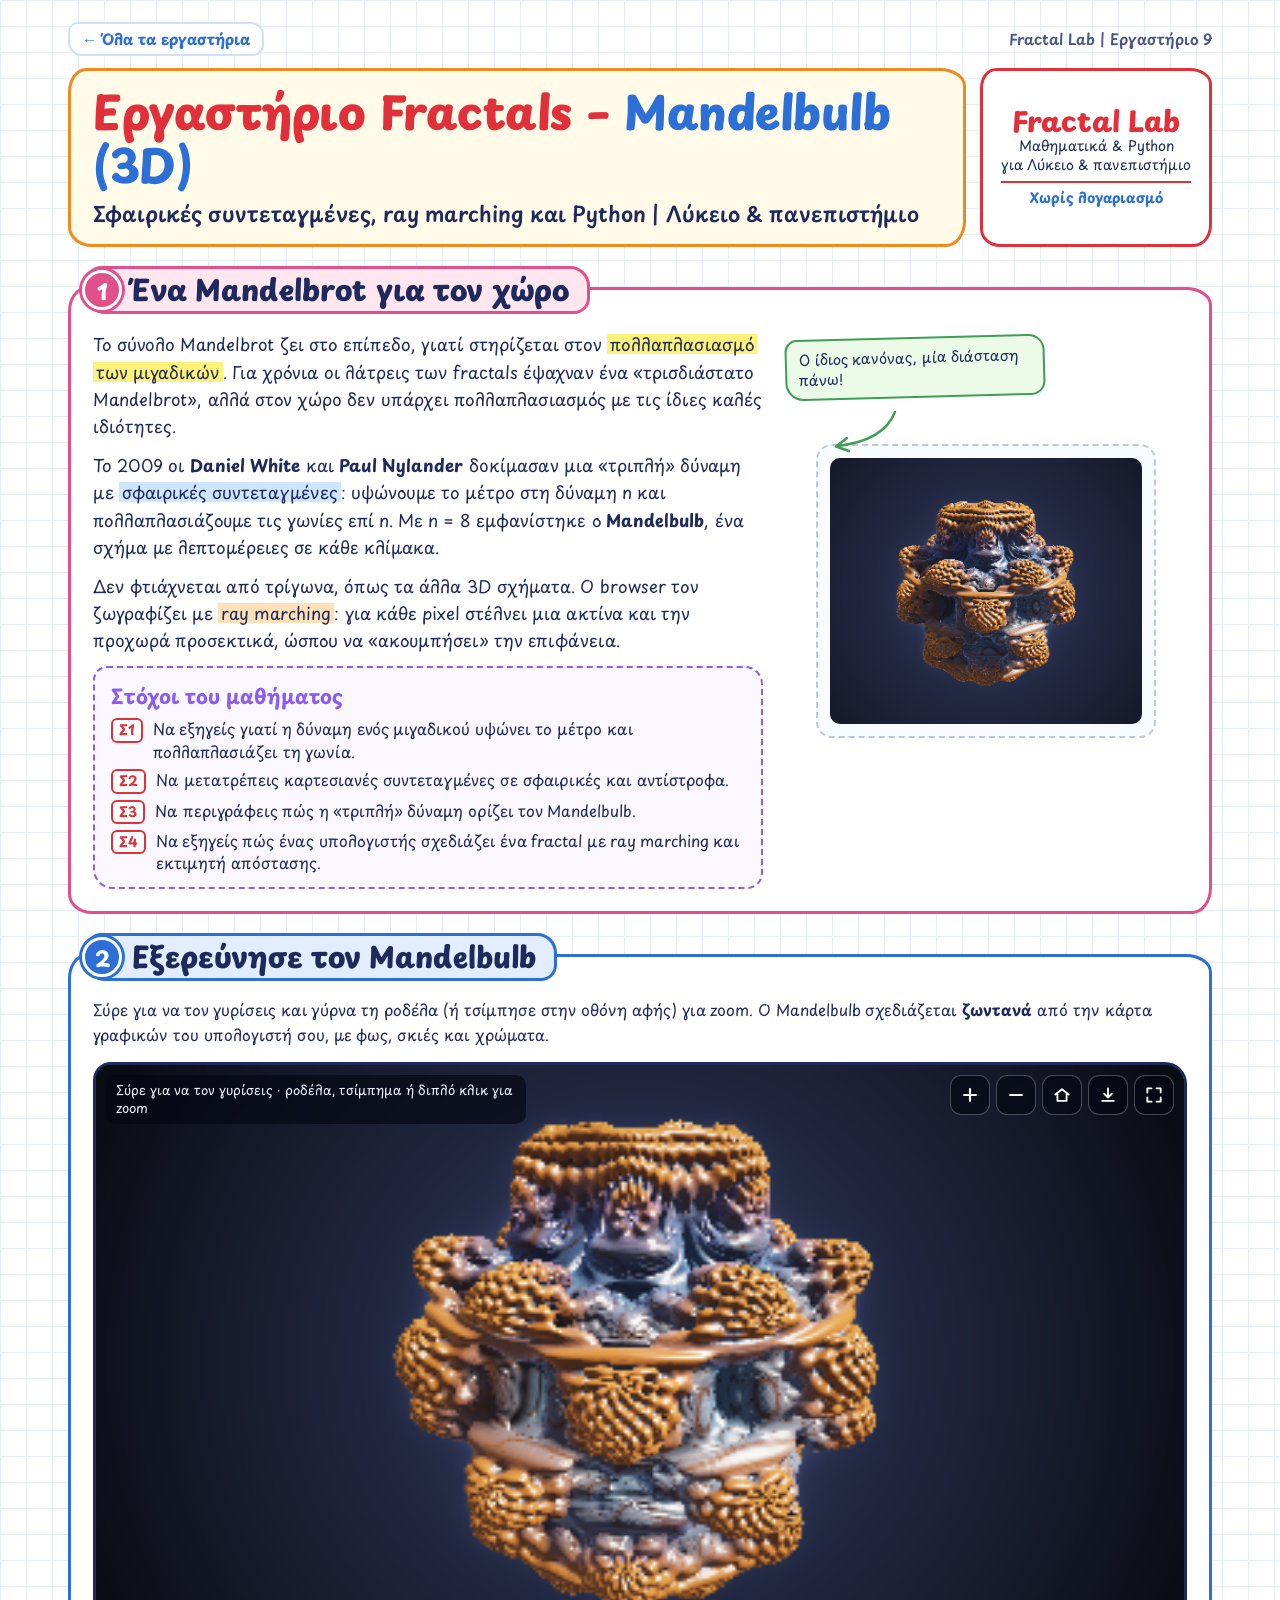
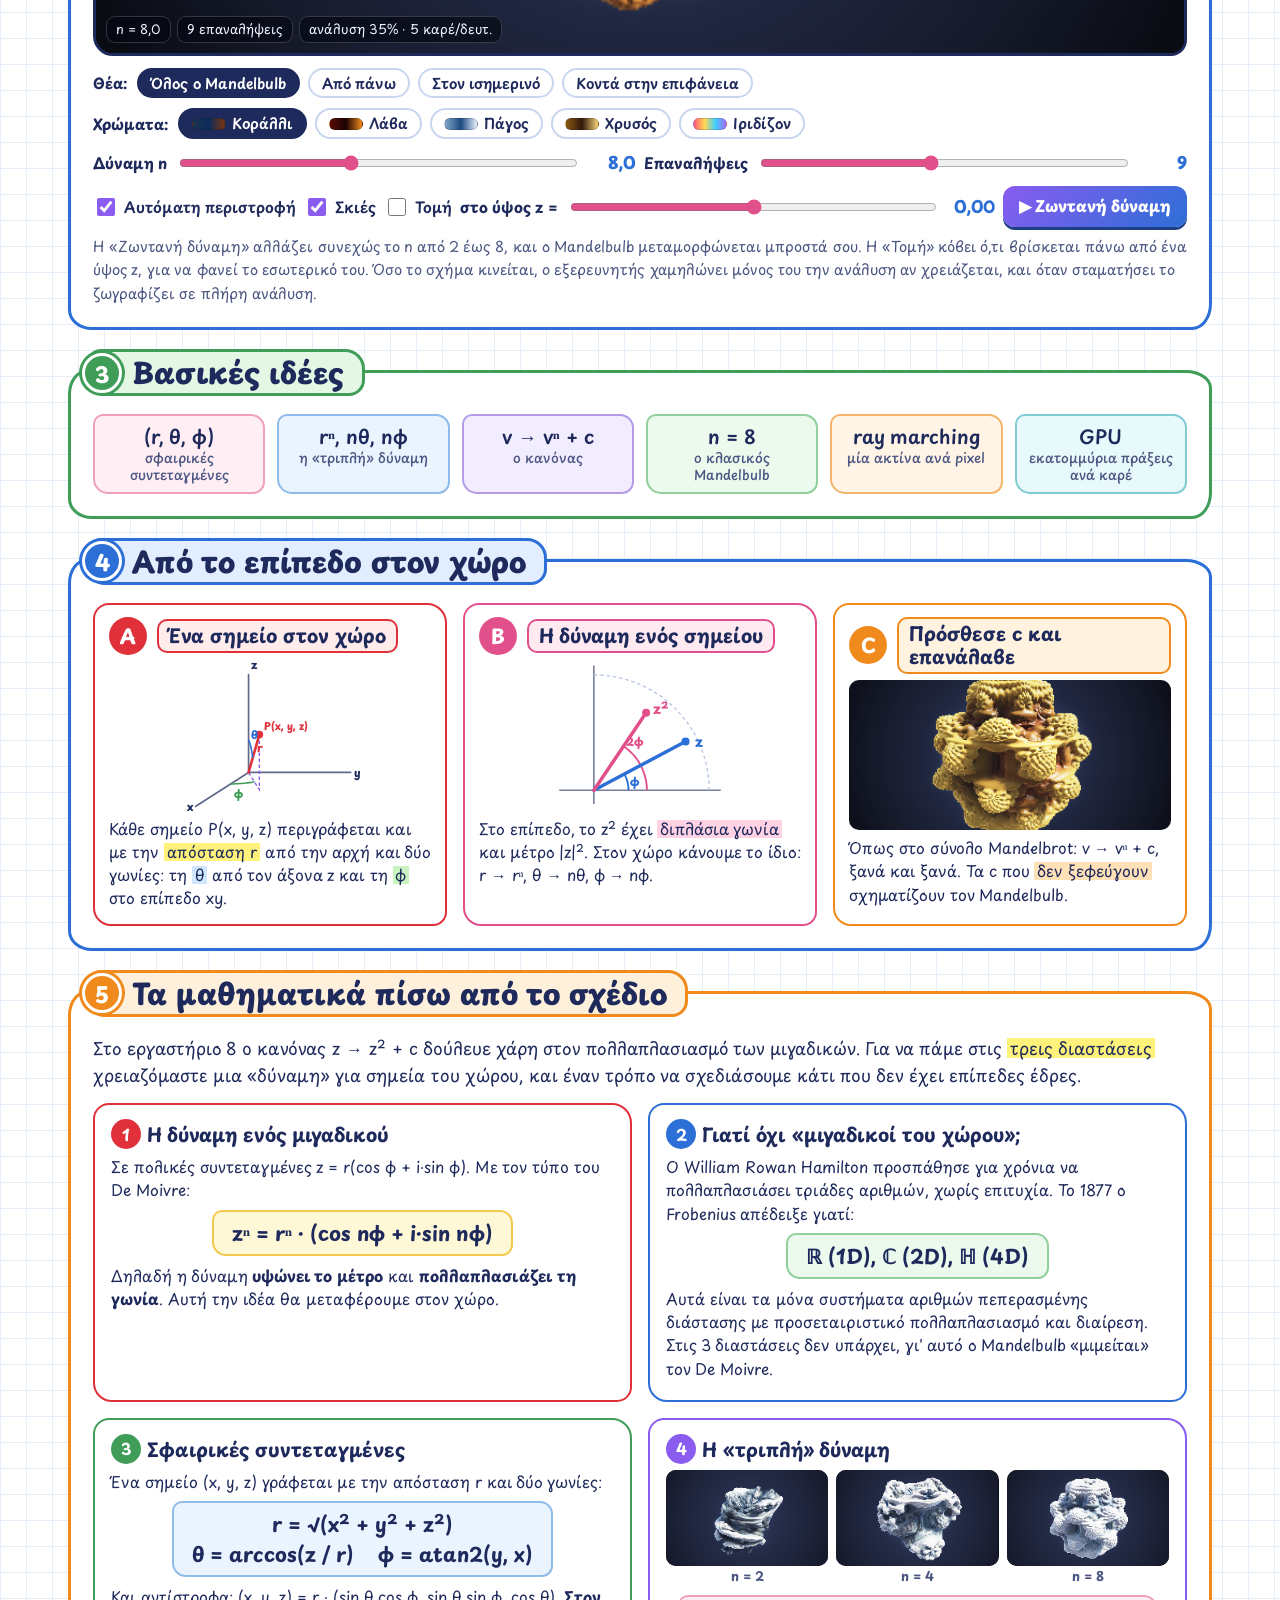
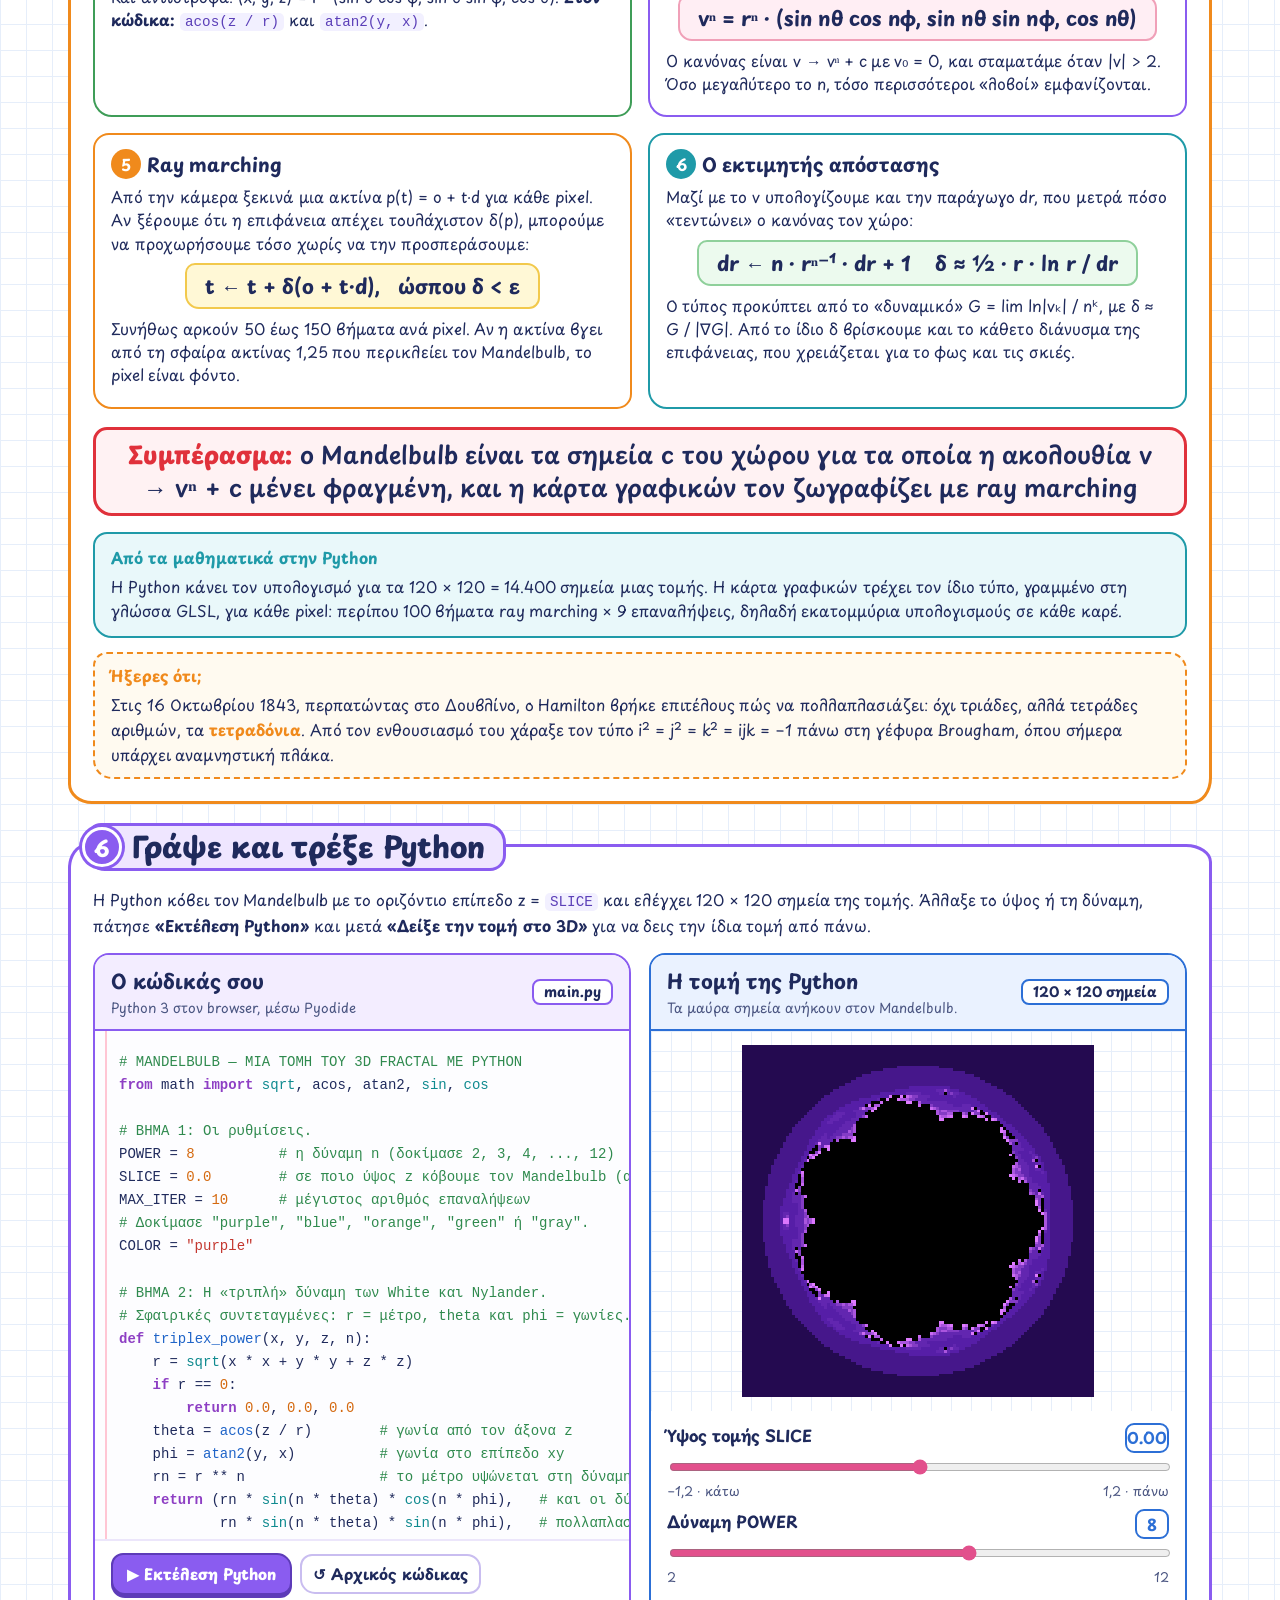
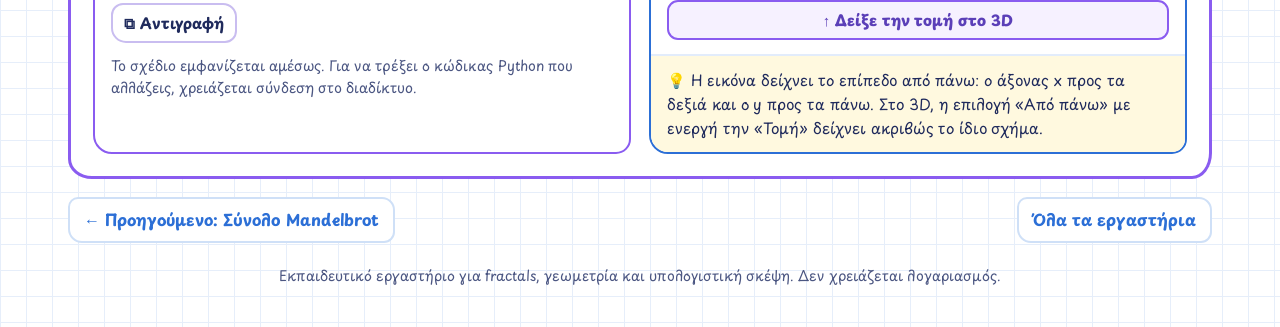
<file: mandelbulb/index.html>
<!doctype html>
<html lang="el"><head><meta charset="utf-8"/><meta name="viewport" content="width=device-width, initial-scale=1"/><title>Εργαστήριο Fractals · Mandelbulb (3D)</title>
<link rel="preconnect" href="https://fonts.googleapis.com"><link rel="preconnect" href="https://fonts.gstatic.com" crossorigin>
<link href="https://fonts.googleapis.com/css2?family=Playpen+Sans:wght@400..800&display=swap" rel="stylesheet">
<link rel="stylesheet" href="../assets/lab.css">
<link rel="stylesheet" href="../assets/explorer.css">
<style>
.pow-row{display:grid;grid-template-columns:repeat(3,1fr);gap:8px;margin:6px 0}
.pow-row figure{margin:0;text-align:center}
.pow-row svg{display:block;width:100%;height:96px;border-radius:10px;background:#05070f}
.pow-row figcaption{font-size:13px;font-weight:700;color:var(--muted)}
.fig-box svg#fig-hero{border-radius:10px}
.step svg#fig-c{border-radius:10px}
.to-bulb{margin-top:4px;border:2px solid var(--purple);background:#f6f1ff;color:#5b3fb8;border-radius:11px;padding:6px 12px;font-weight:800;font-size:15px}
.to-bulb:hover{background:#ece2ff}
</style>
</head>
<body><main class="sheet">
<nav class="lab-nav" aria-label="Fractal Lab"><a href="../">← Όλα τα εργαστήρια</a><span>Fractal Lab | Εργαστήριο 9</span></nav>

<header class="sheet-head">
  <div class="title-card">
    <h1><span class="t1">Εργαστήριο Fractals –</span> <span class="t2">Mandelbulb (3D)</span></h1>
    <p>Σφαιρικές συντεταγμένες, ray marching και Python | Λύκειο &amp; πανεπιστήμιο</p>
  </div>
  <aside class="brand-card" aria-label="Fractal Lab">
    <strong>Fractal Lab</strong>
    <span>Μαθηματικά &amp; Python<br>για Λύκειο &amp; πανεπιστήμιο</span>
    <em>Χωρίς λογαριασμό</em>
  </aside>
</header>

<section class="block b-pink" aria-labelledby="s1">
  <div class="tab"><span class="num">1</span><h2 id="s1">Ένα Mandelbrot για τον χώρο</h2></div>
  <div class="intro">
    <div>
      <p>Το σύνολο Mandelbrot ζει στο επίπεδο, γιατί στηρίζεται στον <span class="hl y">πολλαπλασιασμό των μιγαδικών</span>. Για χρόνια οι λάτρεις των fractals έψαχναν ένα «τρισδιάστατο Mandelbrot», αλλά στον χώρο δεν υπάρχει πολλαπλασιασμός με τις ίδιες καλές ιδιότητες.</p>
      <p>Το 2009 οι <strong>Daniel White</strong> και <strong>Paul Nylander</strong> δοκίμασαν μια «τριπλή» δύναμη με <span class="hl b">σφαιρικές συντεταγμένες</span>: υψώνουμε το μέτρο στη δύναμη n και πολλαπλασιάζουμε τις γωνίες επί n. Με n = 8 εμφανίστηκε ο <strong>Mandelbulb</strong>, ένα σχήμα με λεπτομέρειες σε κάθε κλίμακα.</p>
      <p>Δεν φτιάχνεται από τρίγωνα, όπως τα άλλα 3D σχήματα. Ο browser τον ζωγραφίζει με <span class="hl o">ray marching</span>: για κάθε pixel στέλνει μια ακτίνα και την προχωρά προσεκτικά, ώσπου να «ακουμπήσει» την επιφάνεια.</p>
      <div class="goals">
        <h3>Στόχοι του μαθήματος</h3>
        <ol>
          <li><b>Σ1</b><span>Να εξηγείς γιατί η δύναμη ενός μιγαδικού υψώνει το μέτρο και πολλαπλασιάζει τη γωνία.</span></li>
          <li><b>Σ2</b><span>Να μετατρέπεις καρτεσιανές συντεταγμένες σε σφαιρικές και αντίστροφα.</span></li>
          <li><b>Σ3</b><span>Να περιγράφεις πώς η «τριπλή» δύναμη ορίζει τον Mandelbulb.</span></li>
          <li><b>Σ4</b><span>Να εξηγείς πώς ένας υπολογιστής σχεδιάζει ένα fractal με ray marching και εκτιμητή απόστασης.</span></li>
        </ol>
      </div>
    </div>
    <div class="figure">
      <p class="note">Ο ίδιος κανόνας, μία διάσταση πάνω!</p>
      <svg class="arrow" viewBox="0 0 90 46" aria-hidden="true"><path d="M70 4 C 60 30, 30 36, 12 38" fill="none" stroke="#3f9d58" stroke-width="2.5" stroke-linecap="round"/><path d="M22 30 L11 38.5 L24 43" fill="none" stroke="#3f9d58" stroke-width="2.5" stroke-linecap="round" stroke-linejoin="round"/></svg>
      <div class="fig-box"><svg id="fig-hero" role="img" aria-label="Ο Mandelbulb με δύναμη 8"></svg></div>
    </div>
  </div>
</section>
<section class="block b-blue" aria-labelledby="s2">
  <div class="tab"><span class="num">2</span><h2 id="s2">Εξερεύνησε τον Mandelbulb</h2></div>
  <p class="lab-guide">Σύρε για να τον γυρίσεις και γύρνα τη ροδέλα (ή τσίμπησε στην οθόνη αφής) για zoom. Ο Mandelbulb σχεδιάζεται <strong>ζωντανά</strong> από την κάρτα γραφικών του υπολογιστή σου, με φως, σκιές και χρώματα.</p>
  <div class="xp" id="xp">
    <canvas id="bulb" tabindex="0" aria-label="Ο Mandelbulb σε 3D. Σύρε για περιστροφή, ροδέλα ή διπλό κλικ για zoom, βελάκια και + − από το πληκτρολόγιο."></canvas>
    <div class="xp-hint" id="xpHint">Σύρε για να τον γυρίσεις · ροδέλα, τσίμπημα ή διπλό κλικ για zoom</div>
    <div class="xp-tools"><button id="xIn" title="Μεγέθυνση" aria-label="Μεγέθυνση"><svg viewBox="0 0 24 24" width="20" height="20" aria-hidden="true"><path d="M12 5v14M5 12h14" stroke="currentColor" stroke-width="2.6" stroke-linecap="round"/></svg></button><button id="xOut" title="Σμίκρυνση" aria-label="Σμίκρυνση"><svg viewBox="0 0 24 24" width="20" height="20" aria-hidden="true"><path d="M5 12h14" stroke="currentColor" stroke-width="2.6" stroke-linecap="round"/></svg></button><button id="xHome" title="Αρχική θέα" aria-label="Αρχική θέα"><svg viewBox="0 0 24 24" width="20" height="20" aria-hidden="true"><path d="M4 11.5 12 5l8 6.5M6.5 10v9h11v-9" fill="none" stroke="currentColor" stroke-width="2.2" stroke-linecap="round" stroke-linejoin="round"/></svg></button><button id="xShot" title="Αποθήκευση εικόνας (PNG)" aria-label="Αποθήκευση εικόνας (PNG)"><svg viewBox="0 0 24 24" width="20" height="20" aria-hidden="true"><path d="M12 4v11m0 0-4.5-4.5M12 15l4.5-4.5M5 19h14" fill="none" stroke="currentColor" stroke-width="2.2" stroke-linecap="round" stroke-linejoin="round"/></svg></button><button id="xFull" title="Πλήρης οθόνη" aria-label="Πλήρης οθόνη"><svg viewBox="0 0 24 24" width="20" height="20" aria-hidden="true"><path d="M4 9V4h5M15 4h5v5M20 15v5h-5M9 20H4v-5" fill="none" stroke="currentColor" stroke-width="2.2" stroke-linecap="round" stroke-linejoin="round"/></svg></button></div>
    <div class="xp-hud"><span id="hudPower"></span><span id="hudIter"></span><span id="hudRes"></span></div>
    <div class="xp-fallback"><div><img src="../assets/mandelbulb.jpg" alt="Ο Mandelbulb με δύναμη 8"><p>Ο browser σου δεν υποστηρίζει WebGL, οπότε βλέπεις μια έτοιμη εικόνα. Άνοιξε τη σελίδα σε άλλον browser ή υπολογιστή για τη ζωντανή εκδοχή.</p></div></div>
  </div>
  <div class="xp-bar">
    <div class="xp-row"><b>Θέα:</b><button class="xp-chip" type="button" data-view="whole" aria-pressed="false">Όλος ο Mandelbulb</button><button class="xp-chip" type="button" data-view="top" aria-pressed="false">Από πάνω</button><button class="xp-chip" type="button" data-view="equator" aria-pressed="false">Στον ισημερινό</button><button class="xp-chip" type="button" data-view="close" aria-pressed="false">Κοντά στην επιφάνεια</button></div>
    <div class="xp-row"><b>Χρώματα:</b><button class="xp-chip" type="button" data-pal="coral" aria-pressed="false">Κοράλλι</button><button class="xp-chip" type="button" data-pal="lava" aria-pressed="false">Λάβα</button><button class="xp-chip" type="button" data-pal="ice" aria-pressed="false">Πάγος</button><button class="xp-chip" type="button" data-pal="gold" aria-pressed="false">Χρυσός</button><button class="xp-chip" type="button" data-pal="rainbow" aria-pressed="false">Ιριδίζον</button></div>
    <div class="xp-row"><div class="xp-slider"><label for="power">Δύναμη n</label><input id="power" type="range" min="2" max="16" step="0.1" value="8"><output id="powerOut" for="power">8,0</output></div><div class="xp-slider"><label for="iters">Επαναλήψεις</label><input id="iters" type="range" min="3" max="16" step="1" value="9"><output id="itersOut" for="iters">9</output></div></div>
    <div class="xp-row"><label class="xp-check"><input type="checkbox" id="auto" checked> Αυτόματη περιστροφή</label><label class="xp-check"><input type="checkbox" id="shadows" checked> Σκιές</label><label class="xp-check"><input type="checkbox" id="sliceOn"> Τομή</label><div class="xp-slider"><label for="slice">στο ύψος z =</label><input id="slice" type="range" min="-1.2" max="1.2" step="0.01" value="0"><output id="sliceOut" for="slice">0,00</output></div><button class="xp-go" id="morph" type="button" aria-pressed="false">▶ Ζωντανή δύναμη</button></div>
  </div>
  <p class="xp-help">Η «Ζωντανή δύναμη» αλλάζει συνεχώς το n από 2 έως 8, και ο Mandelbulb μεταμορφώνεται μπροστά σου. Η «Τομή» κόβει ό,τι βρίσκεται πάνω από ένα ύψος z, για να φανεί το εσωτερικό του. Όσο το σχήμα κινείται, ο εξερευνητής χαμηλώνει μόνος του την ανάλυση αν χρειάζεται, και όταν σταματήσει το ζωγραφίζει σε πλήρη ανάλυση.</p>
</section>
<section class="block b-green" aria-labelledby="s3">
  <div class="tab"><span class="num">3</span><h2 id="s3">Βασικές ιδέες</h2></div>
  <div class="chips">
    <div class="chip c1">(r, θ, φ)<small>σφαιρικές συντεταγμένες</small></div>
    <div class="chip c2">rⁿ, nθ, nφ<small>η «τριπλή» δύναμη</small></div>
    <div class="chip c3">v → vⁿ + c<small>ο κανόνας</small></div>
    <div class="chip c4">n = 8<small>ο κλασικός Mandelbulb</small></div>
    <div class="chip c5">ray marching<small>μία ακτίνα ανά pixel</small></div>
    <div class="chip c6">GPU<small>εκατομμύρια πράξεις ανά καρέ</small></div>
  </div>
</section>
<section class="block b-blue" aria-labelledby="s4">
  <div class="tab"><span class="num">4</span><h2 id="s4">Από το επίπεδο στον χώρο</h2></div>
  <div class="steps">
    <article class="step sA">
      <div class="step-head"><span class="letter">A</span><h3>Ένα σημείο στον χώρο</h3></div>
      <svg class="fig" id="fig-a" role="img" aria-label="Σημείο P με απόσταση r από την αρχή, γωνία θ από τον άξονα z και γωνία φ στο επίπεδο xy"></svg>
      <p>Κάθε σημείο P(x, y, z) περιγράφεται και με την <span class="hl y">απόσταση r</span> από την αρχή και δύο γωνίες: τη <span class="hl b">θ</span> από τον άξονα z και τη <span class="hl g">φ</span> στο επίπεδο xy.</p>
    </article>
    <article class="step sB">
      <div class="step-head"><span class="letter">B</span><h3>Η δύναμη ενός σημείου</h3></div>
      <svg class="fig" id="fig-b" role="img" aria-label="Στο επίπεδο, το z² έχει διπλάσια γωνία από το z και μέτρο |z|²"></svg>
      <p>Στο επίπεδο, το z² έχει <span class="hl p">διπλάσια γωνία</span> και μέτρο |z|². Στον χώρο κάνουμε το ίδιο: r → rⁿ, θ → nθ, φ → nφ.</p>
    </article>
    <article class="step sC">
      <div class="step-head"><span class="letter">C</span><h3>Πρόσθεσε c και επανάλαβε</h3></div>
      <svg class="fig" id="fig-c" role="img" aria-label="Ο Mandelbulb με δύναμη 8"></svg>
      <p>Όπως στο σύνολο Mandelbrot: v → vⁿ + c, ξανά και ξανά. Τα c που <span class="hl o">δεν ξεφεύγουν</span> σχηματίζουν τον Mandelbulb.</p>
    </article>
  </div>
</section>
<section class="block b-orange" aria-labelledby="s5">
  <div class="tab"><span class="num">5</span><h2 id="s5">Τα μαθηματικά πίσω από το σχέδιο</h2></div>
  <p class="math-lead">Στο εργαστήριο 8 ο κανόνας z → z² + c δούλευε χάρη στον πολλαπλασιασμό των μιγαδικών. Για να πάμε στις <span class="hl y">τρεις διαστάσεις</span> χρειαζόμαστε μια «δύναμη» για σημεία του χώρου, και έναν τρόπο να σχεδιάσουμε κάτι που δεν έχει επίπεδες έδρες.</p>
  <div class="math-grid">
    <article class="math-item m1"><h3><span class="q">1</span>Η δύναμη ενός μιγαδικού</h3>
      <p>Σε πολικές συντεταγμένες z = r(cos φ + i·sin φ). Με τον τύπο του De Moivre:</p>
      <div class="fbox">zⁿ = rⁿ · (cos nφ + i·sin nφ)</div>
      <p>Δηλαδή η δύναμη <strong>υψώνει το μέτρο</strong> και <strong>πολλαπλασιάζει τη γωνία</strong>. Αυτή την ιδέα θα μεταφέρουμε στον χώρο.</p>
    </article>
    <article class="math-item m2"><h3><span class="q">2</span>Γιατί όχι «μιγαδικοί του χώρου»;</h3>
      <p>Ο William Rowan Hamilton προσπάθησε για χρόνια να πολλαπλασιάσει τριάδες αριθμών, χωρίς επιτυχία. Το 1877 ο Frobenius απέδειξε γιατί:</p>
      <div class="fbox green">ℝ (1D), ℂ (2D), ℍ (4D)</div>
      <p>Αυτά είναι τα μόνα συστήματα αριθμών πεπερασμένης διάστασης με προσεταιριστικό πολλαπλασιασμό και διαίρεση. Στις 3 διαστάσεις δεν υπάρχει, γι' αυτό ο Mandelbulb «μιμείται» τον De Moivre.</p>
    </article>
    <article class="math-item m3"><h3><span class="q">3</span>Σφαιρικές συντεταγμένες</h3>
      <p>Ένα σημείο (x, y, z) γράφεται με την απόσταση r και δύο γωνίες:</p>
      <div class="fbox blue">r = √(x² + y² + z²)<br>θ = arccos(z / r) &nbsp;&nbsp; φ = atan2(y, x)</div>
      <p>Και αντίστροφα: (x, y, z) = r · (sin θ cos φ, sin θ sin φ, cos θ). <strong>Στον κώδικα:</strong> <code>acos(z / r)</code> και <code>atan2(y, x)</code>.</p>
    </article>
    <article class="math-item m4"><h3><span class="q">4</span>Η «τριπλή» δύναμη</h3>
      <div class="pow-row"><figure><svg id="fig-n2" role="img" aria-label="Mandelbulb με δύναμη 2"></svg><figcaption>n = 2</figcaption></figure><figure><svg id="fig-n4" role="img" aria-label="Mandelbulb με δύναμη 4"></svg><figcaption>n = 4</figcaption></figure><figure><svg id="fig-n8" role="img" aria-label="Mandelbulb με δύναμη 8"></svg><figcaption>n = 8</figcaption></figure></div>
      <div class="fbox pink">vⁿ = rⁿ · (sin nθ cos nφ, sin nθ sin nφ, cos nθ)</div>
      <p>Ο κανόνας είναι v → vⁿ + c με v₀ = 0, και σταματάμε όταν |v| > 2. Όσο μεγαλύτερο το n, τόσο περισσότεροι «λοβοί» εμφανίζονται.</p>
    </article>
    <article class="math-item m5"><h3><span class="q">5</span>Ray marching</h3>
      <p>Από την κάμερα ξεκινά μια ακτίνα p(t) = o + t·d για κάθε pixel. Αν ξέρουμε ότι η επιφάνεια απέχει τουλάχιστον δ(p), μπορούμε να προχωρήσουμε τόσο χωρίς να την προσπεράσουμε:</p>
      <div class="fbox">t ← t + δ(o + t·d), &nbsp; ώσπου δ &lt; ε</div>
      <p>Συνήθως αρκούν 50 έως 150 βήματα ανά pixel. Αν η ακτίνα βγει από τη σφαίρα ακτίνας 1,25 που περικλείει τον Mandelbulb, το pixel είναι φόντο.</p>
    </article>
    <article class="math-item m6"><h3><span class="q">6</span>Ο εκτιμητής απόστασης</h3>
      <p>Μαζί με το v υπολογίζουμε και την παράγωγο dr, που μετρά πόσο «τεντώνει» ο κανόνας τον χώρο:</p>
      <div class="fbox green">dr ← n · rⁿ⁻¹ · dr + 1 &nbsp;&nbsp; δ ≈ ½ · r · ln r / dr</div>
      <p>Ο τύπος προκύπτει από το «δυναμικό» G = lim ln|vₖ| / nᵏ, με δ ≈ G / |∇G|. Από το ίδιο δ βρίσκουμε και το κάθετο διάνυσμα της επιφάνειας, που χρειάζεται για το φως και τις σκιές.</p>
    </article>
  </div>
  <div class="answer">Συμπέρασμα: <span>ο Mandelbulb είναι τα σημεία c του χώρου για τα οποία η ακολουθία v → vⁿ + c μένει φραγμένη, και η κάρτα γραφικών τον ζωγραφίζει με ray marching</span></div>
  <div class="bridge"><strong>Από τα μαθηματικά στην Python</strong><p>Η Python κάνει τον υπολογισμό για τα 120 × 120 = 14.400 σημεία μιας τομής. Η κάρτα γραφικών τρέχει τον ίδιο τύπο, γραμμένο στη γλώσσα GLSL, για κάθε pixel: περίπου 100 βήματα ray marching × 9 επαναλήψεις, δηλαδή εκατομμύρια υπολογισμούς σε κάθε καρέ.</p></div>
  <div class="did-you-know"><strong>Ήξερες ότι;</strong><p>Στις 16 Οκτωβρίου 1843, περπατώντας στο Δουβλίνο, ο Hamilton βρήκε επιτέλους πώς να πολλαπλασιάζει: όχι τριάδες, αλλά τετράδες αριθμών, τα <strong>τετραδόνια</strong>. Από τον ενθουσιασμό του χάραξε τον τύπο i² = j² = k² = ijk = −1 πάνω στη γέφυρα Brougham, όπου σήμερα υπάρχει αναμνηστική πλάκα.</p></div>
</section>
<section class="block b-purple" aria-labelledby="s6">
  <div class="tab"><span class="num">6</span><h2 id="s6">Γράψε και τρέξε Python</h2></div>
  <p class="lab-guide">Η Python κόβει τον Mandelbulb με το οριζόντιο επίπεδο z = <code>SLICE</code> και ελέγχει 120 × 120 σημεία της τομής. Άλλαξε το ύψος ή τη δύναμη, πάτησε <strong>«Εκτέλεση Python»</strong> και μετά <strong>«Δείξε την τομή στο 3D»</strong> για να δεις την ίδια τομή από πάνω.</p>
  <div class="workspace">
    <article class="panel p-code">
      <div class="panel-head"><div><h3>Ο κώδικάς σου</h3><p>Python 3 στον browser, μέσω Pyodide</p></div><span class="tag">main.py</span></div>
      <div class="editor-wrap"><pre id="highlight" aria-hidden="true" class="editor-highlight"><code id="highlightCode"></code></pre><textarea class="editor" id="code" spellcheck="false" aria-label="Επεξεργαστής κώδικα Python" wrap="off"></textarea></div>
      <div class="actions"><button class="primary" id="run">▶ Εκτέλεση Python</button><button class="secondary" id="reset">↺ Αρχικός κώδικας</button><button class="secondary" id="copy">⧉ Αντιγραφή</button></div>
      <div id="status" class="status" role="status" aria-live="polite">Το σχέδιο εμφανίζεται αμέσως. Για να τρέξει ο κώδικας Python που αλλάζεις, χρειάζεται σύνδεση στο διαδίκτυο.</div>
    </article>
    <article class="panel p-draw">
      <div class="panel-head"><div><h3>Η τομή της Python</h3><p>Τα μαύρα σημεία ανήκουν στον Mandelbulb.</p></div><span class="tag" id="countBadge">120 × 120 σημεία</span></div>
      <div class="preview"><canvas id="canvas" aria-label="Η τομή του Mandelbulb όπως την υπολογίζει η Python"></canvas></div>
      <div class="controls">
        <div class="param"><div class="range-label"><label for="pslice">Ύψος τομής SLICE</label><strong id="psliceText">0.00</strong></div><input id="pslice" type="range" min="-1.2" max="1.2" step="0.05" value="0"/><div class="mini-row"><span>−1,2 · κάτω</span><span>1,2 · πάνω</span></div></div>
        <div class="param"><div class="range-label"><label for="ppower">Δύναμη POWER</label><strong id="ppowerText">8</strong></div><input id="ppower" type="range" min="2" max="12" step="1" value="8"/><div class="mini-row"><span>2</span><span>12</span></div></div>
        <button class="to-bulb" id="toBulb" type="button">↑ Δείξε την τομή στο 3D</button>
      </div>
      <div class="callout">💡 Η εικόνα δείχνει το επίπεδο από πάνω: ο άξονας x προς τα δεξιά και ο y προς τα πάνω. Στο 3D, η επιλογή «Από πάνω» με ενεργή την «Τομή» δείχνει ακριβώς το ίδιο σχήμα.</div>
    </article>
  </div>
</section>

<nav class="lab-pager" aria-label="Άλλα εργαστήρια"><a href="../mandelbrot/">← Προηγούμενο: Σύνολο Mandelbrot</a><a class="next-lab" href="../">Όλα τα εργαστήρια</a></nav>

<footer>Εκπαιδευτικό εργαστήριο για fractals, γεωμετρία και υπολογιστική σκέψη. Δεν χρειάζεται λογαριασμός.</footer>
</main>
<script src="../assets/mandelbrot.js"></script>
<script src="../assets/mandelbulb.js"></script>
<script src="../assets/lab.js"></script>
<script>

const INITIAL = "# MANDELBULB — ΜΙΑ ΤΟΜΗ ΤΟΥ 3D FRACTAL ΜΕ PYTHON\nfrom math import sqrt, acos, atan2, sin, cos\n\n# ΒΗΜΑ 1: Οι ρυθμίσεις.\nPOWER = 8          # η δύναμη n (δοκίμασε 2, 3, 4, ..., 12)\nSLICE = 0.0        # σε ποιο ύψος z κόβουμε τον Mandelbulb (από -1.2 έως 1.2)\nMAX_ITER = 10      # μέγιστος αριθμός επαναλήψεων\n# Δοκίμασε \"purple\", \"blue\", \"orange\", \"green\" ή \"gray\".\nCOLOR = \"purple\"\n\n# ΒΗΜΑ 2: Η «τριπλή» δύναμη των White και Nylander.\n# Σφαιρικές συντεταγμένες: r = μέτρο, theta και phi = γωνίες.\ndef triplex_power(x, y, z, n):\n    r = sqrt(x * x + y * y + z * z)\n    if r == 0:\n        return 0.0, 0.0, 0.0\n    theta = acos(z / r)        # γωνία από τον άξονα z\n    phi = atan2(y, x)          # γωνία στο επίπεδο xy\n    rn = r ** n                # το μέτρο υψώνεται στη δύναμη n\n    return (rn * sin(n * theta) * cos(n * phi),   # και οι δύο γωνίες\n            rn * sin(n * theta) * sin(n * phi),   # πολλαπλασιάζονται επί n\n            rn * cos(n * theta))\n\n# ΒΗΜΑ 3: Ο κανόνας v → vⁿ + c, όπως στο σύνολο Mandelbrot.\ndef escape_time(cx, cy, cz):\n    x, y, z = 0.0, 0.0, 0.0\n    for i in range(MAX_ITER):\n        x, y, z = triplex_power(x, y, z, POWER)\n        x, y, z = x + cx, y + cy, z + cz\n        if x * x + y * y + z * z > 4:     # |v| > 2: ξεφεύγει\n            return i\n    return MAX_ITER                      # μένει: ανήκει στον Mandelbulb\n\n# ΒΗΜΑ 4: Ένα πλέγμα 120 × 120 σημείων στο επίπεδο z = SLICE.\nSIZE = 120\nimage = []\nfor row in range(SIZE):\n    cy = 1.2 - 2.4 * row / (SIZE - 1)\n    line = []\n    for col in range(SIZE):\n        cx = -1.2 + 2.4 * col / (SIZE - 1)\n        line.append(escape_time(cx, cy, SLICE))\n    image.append(line)\n\n# ΤΕΛΟΣ! Η ιστοσελίδα χρωματίζει την τομή: τα μαύρα σημεία ανήκουν στον Mandelbulb.\n# ΠΕΙΡΑΜΑ: Άλλαξε το SLICE και πάτησε «Δείξε την τομή στο 3D».\n";
const $ = s => document.querySelector(s);
const VIEWS = {
  whole: { yaw: 0.75, pitch: 0.38, zoom: 1.3 },
  top: { yaw: -Math.PI / 2, pitch: 1.48, zoom: 1.05 },
  equator: { yaw: 0.3, pitch: 0.02, zoom: 1.15 },
  close: { yaw: 0, pitch: 1.2, zoom: 4 }
};
const label = (svg, x, y, t, size, fill = '#1f2a5c', anchor = 'middle') => svg.insertAdjacentHTML('beforeend', '<text x="' + x + '" y="' + y + '" font-size="' + size + '" text-anchor="' + anchor + '" dominant-baseline="central" font-family="Playpen Sans, cursive" font-weight="800" fill="' + fill + '">' + t + '</text>');
const pathOf = pts => 'M' + pts.map(p => p[0].toFixed(3) + ' ' + p[1].toFixed(3)).join('L');
// A: σφαιρικές συντεταγμένες, σε πλάγια προβολή (x προς τα κάτω αριστερά, y δεξιά, z πάνω).
{
  const svg = $('#fig-a'), P = (x, y, z) => [y - 0.5 * x, -(z - 0.32 * x)];
  const th = 50 * Math.PI / 180, ph = 35 * Math.PI / 180, p = [Math.sin(th) * Math.cos(ph), Math.sin(th) * Math.sin(ph), Math.cos(th)];
  svg.setAttribute('viewBox', '-0.85 -1.3 2.2 1.75');
  let h = '';
  for (const [a, b, t] of [[[0, 0, 0], [1.25, 0, 0], 'x'], [[0, 0, 0], [0, 1.2, 0], 'y'], [[0, 0, 0], [0, 0, 1.15], 'z']]) {
    const q = P(...b); h += '<path d="' + pathOf([P(...a), q]) + '" stroke="#1f2a5c" stroke-width="0.02" opacity=".7"/>';
    h += '<text x="' + (q[0] + (t === 'x' ? -0.06 : 0.07)).toFixed(3) + '" y="' + (q[1] + (t === 'z' ? -0.06 : 0.05)).toFixed(3) + '" font-size="0.13" font-family="Playpen Sans, cursive" font-weight="800" fill="#1f2a5c" text-anchor="middle">' + t + '</text>';
  }
  const q = [p[0], p[1], 0], arcT = [], arcP = [];
  for (let i = 0; i <= 20; i++) { const t = th * i / 20; arcT.push(P(0.38 * Math.sin(t) * Math.cos(ph), 0.38 * Math.sin(t) * Math.sin(ph), 0.38 * Math.cos(t))); }
  for (let i = 0; i <= 20; i++) { const t = ph * i / 20; arcP.push(P(0.42 * Math.cos(t), 0.42 * Math.sin(t), 0)); }
  h += '<path d="' + pathOf([P(...p), P(...q), P(0, 0, 0)]) + '" fill="none" stroke="#8a5cf0" stroke-width="0.016" stroke-dasharray="0.04 0.03"/>'
    + '<path d="' + pathOf([P(0, 0, 0), P(...p)]) + '" stroke="#e0313b" stroke-width="0.03" stroke-linecap="round"/>'
    + '<path d="' + pathOf(arcT) + '" fill="none" stroke="#2c6fd6" stroke-width="0.018"/><path d="' + pathOf(arcP) + '" fill="none" stroke="#3f9d58" stroke-width="0.018"/>'
    + '<circle cx="' + P(...p)[0].toFixed(3) + '" cy="' + P(...p)[1].toFixed(3) + '" r="0.045" fill="#e0313b"/>';
  svg.innerHTML = h;
  const pp = P(...p), mt = P(0.5 * Math.sin(th / 2) * Math.cos(ph), 0.5 * Math.sin(th / 2) * Math.sin(ph), 0.5 * Math.cos(th / 2)), mp = P(0.56 * Math.cos(ph / 2), 0.56 * Math.sin(ph / 2), 0);
  label(svg, pp[0] + 0.05, pp[1] - 0.1, 'P(x, y, z)', 0.12, '#e0313b', 'start');
  label(svg, (pp[0] / 2) + 0.07, (pp[1] / 2) - 0.07, 'r', 0.13, '#e0313b');
  label(svg, mt[0] + 0.03, mt[1] - 0.04, 'θ', 0.13, '#2c6fd6'); label(svg, mp[0] - 0.02, mp[1] + 0.08, 'φ', 0.13, '#3f9d58');
}
// B: η δύναμη στο επίπεδο: το μέτρο υψώνεται, η γωνία διπλασιάζεται.
{
  const svg = $('#fig-b'), a = 28 * Math.PI / 180, r = 0.9;
  svg.setAttribute('viewBox', '-0.35 -1.12 1.5 1.3');
  const v1 = [r * Math.cos(a), -r * Math.sin(a)], v2 = [r * r * Math.cos(2 * a), -r * r * Math.sin(2 * a)];
  const arc = (rad, ang) => { const s = []; for (let i = 0; i <= 20; i++) { const t = ang * i / 20; s.push([rad * Math.cos(t), -rad * Math.sin(t)]); } return pathOf(s); };
  svg.innerHTML = '<path d="M-0.3 0H1.1M0 0.12V-1.08" stroke="#1f2a5c" stroke-width="0.014" opacity=".6"/>'
    + '<path d="' + arc(1, Math.PI / 2) + '" fill="none" stroke="#b9c8e6" stroke-width="0.012" stroke-dasharray="0.03 0.025"/>'
    + '<path d="' + arc(0.3, a) + '" fill="none" stroke="#2c6fd6" stroke-width="0.016"/><path d="' + arc(0.46, 2 * a) + '" fill="none" stroke="#e2508c" stroke-width="0.016"/>'
    + '<path d="M0 0L' + v1[0] + ' ' + v1[1] + '" stroke="#2c6fd6" stroke-width="0.03" stroke-linecap="round"/><circle cx="' + v1[0] + '" cy="' + v1[1] + '" r="0.035" fill="#2c6fd6"/>'
    + '<path d="M0 0L' + v2[0] + ' ' + v2[1] + '" stroke="#e2508c" stroke-width="0.03" stroke-linecap="round"/><circle cx="' + v2[0] + '" cy="' + v2[1] + '" r="0.035" fill="#e2508c"/>';
  label(svg, v1[0] + 0.08, v1[1], 'z', 0.12, '#2c6fd6', 'start'); label(svg, v2[0] + 0.06, v2[1] - 0.04, 'z²', 0.12, '#e2508c', 'start');
  label(svg, 0.36, -0.08, 'φ', 0.1, '#2c6fd6'); label(svg, 0.36, -0.42, '2φ', 0.1, '#e2508c');
}

// ---------- 3D ----------
let renderer = null, xp = null;
const setPic = (svg, canvas, w, h) => { svg.setAttribute('viewBox', '0 0 ' + w + ' ' + h); svg.setAttribute('preserveAspectRatio', 'xMidYMid slice'); svg.innerHTML = '<image href="' + canvas.toDataURL() + '" width="' + w + '" height="' + h + '"/>'; };
const fallbackPic = svg => { svg.setAttribute('viewBox', '0 0 520 340'); svg.setAttribute('preserveAspectRatio', 'xMidYMid slice'); svg.innerHTML = '<image href="../assets/mandelbulb.jpg" width="520" height="340"/>'; };
try { renderer = new MBB.Renderer($('#bulb')); } catch (e) { $('#xp').classList.add('no-gl'); }
const base = { yaw: 0.75, pitch: 0.38, zoom: 1.3, power: 8, iter: 9, palette: 'coral', sliceOn: false, slice: 0, shadows: true };
if (renderer) {
  const snap = (svg, w, h, s) => { const c = document.createElement('canvas'); c.width = w; c.height = h; renderer.snapshot({ ...base, ...s }, c); setPic(svg, c, w, h); };
  snap($('#fig-hero'), 340, 290, { zoom: 1.12, yaw: 0.9, pitch: 0.42 });
  snap($('#fig-c'), 300, 170, { zoom: 1.35, yaw: 0.6, pitch: 0.3, palette: 'lava' });
  snap($('#fig-n2'), 200, 150, { power: 2, zoom: 0.95, pitch: 0.5, palette: 'ice' });
  snap($('#fig-n4'), 200, 150, { power: 4, zoom: 1.05, pitch: 0.5, palette: 'ice' });
  snap($('#fig-n8'), 200, 150, { power: 8, zoom: 1.05, pitch: 0.5, palette: 'ice' });
  xp = new MBB.Explorer({ power: $('#hudPower'), iter: $('#hudIter'), res: $('#hudRes'), hint: $('#xpHint') }, renderer);
} else {
  ['#fig-hero', '#fig-c'].forEach(s => fallbackPic($(s)));
  document.querySelector('.pow-row').style.display = 'none';
  ['.xp-bar', '.xp-help', '#toBulb'].forEach(s => { const e = document.querySelector(s); if (e) e.style.display = 'none'; });
}
setTimeout(() => $('#xpHint').classList.add('gone'), 9000);
const press = (sel, attr, val) => document.querySelectorAll(sel).forEach(b => b.setAttribute('aria-pressed', String(b.getAttribute(attr) === val)));
const fmt1 = v => Number(v).toFixed(1).replace('.', ','), fmt2 = v => Number(v).toFixed(2).replace('.', ',');
const powerIn = $('#power'), iterIn = $('#iters'), sliceIn = $('#slice'), morph = $('#morph'), MORPH = morph.textContent;
function stopMorph() { if (xp && xp.animate) { xp.animate = false; morph.setAttribute('aria-pressed', 'false'); morph.textContent = MORPH; } }
if (xp) {
  xp.onPower = v => { powerIn.value = v.toFixed(1); $('#powerOut').textContent = fmt1(v); };
  document.querySelectorAll('[data-view]').forEach(b => b.addEventListener('click', () => { xp.set(VIEWS[b.dataset.view]); press('[data-view]', 'data-view', b.dataset.view); $('#xpHint').classList.add('gone'); }));
  document.querySelectorAll('[data-pal]').forEach(b => {
    const sw = MBB.PALETTES[b.dataset.pal].swatch;
    b.insertAdjacentHTML('afterbegin', '<span class="sw" style="background:linear-gradient(90deg,' + sw.join(',') + ')"></span>');
    b.addEventListener('click', () => { xp.set({ palette: b.dataset.pal }); press('[data-pal]', 'data-pal', b.dataset.pal); });
  });
  press('[data-view]', 'data-view', 'whole'); press('[data-pal]', 'data-pal', 'coral');
  powerIn.addEventListener('input', () => { stopMorph(); xp.set({ power: Number(powerIn.value) }); $('#powerOut').textContent = fmt1(powerIn.value); xp.hud(); });
  iterIn.addEventListener('input', () => { xp.set({ iter: Number(iterIn.value) }); $('#itersOut').textContent = iterIn.value; xp.hud(); });
  sliceIn.addEventListener('input', () => {
    $('#sliceOut').textContent = fmt2(sliceIn.value); xp.set({ slice: Number(sliceIn.value) });
    // Το ίδιο ύψος και στην Python.
    const py = $('#pslice'), v = (Math.round(Number(sliceIn.value) * 20) / 20).toFixed(2);
    if (py.value !== v) { py.value = v; py.dispatchEvent(new Event('input')); }
  });
  $('#sliceOn').addEventListener('change', e => xp.set({ sliceOn: e.target.checked }));
  $('#auto').addEventListener('change', e => { xp.autoRotate = e.target.checked; xp.dirty = true; xp.still = false; });
  $('#shadows').addEventListener('change', e => xp.set({ shadows: e.target.checked }));
  morph.addEventListener('click', () => {
    if (xp.animate) { stopMorph(); xp.dirty = true; xp.still = false; return; }
    xp.phase = Math.acos(Math.max(-1, Math.min(1, (5 - xp.s.power) / 3))); xp.animate = true;
    morph.setAttribute('aria-pressed', 'true'); morph.textContent = '■ Σταμάτα τη μεταμόρφωση';
  });
  $('#xIn').addEventListener('click', () => xp.set({ zoom: Math.min(40, xp.s.zoom * 1.5) }));
  $('#xOut').addEventListener('click', () => xp.set({ zoom: Math.max(0.6, xp.s.zoom / 1.5) }));
  $('#xHome').addEventListener('click', () => { xp.set(VIEWS.whole); press('[data-view]', 'data-view', 'whole'); });
  $('#xShot').addEventListener('click', () => xp.shot('mandelbulb.png'));
  $('#xFull').addEventListener('click', () => {
    const el = $('#xp');
    if (document.fullscreenElement || document.webkitFullscreenElement) (document.exitFullscreen || document.webkitExitFullscreen).call(document);
    else (el.requestFullscreen || el.webkitRequestFullscreen || (() => {})).call(el);
  });
  xp.hud();
}

// ---------- Python: η τομή ----------
const SIZE = 120, pyCanvas = $('#canvas'), tmp = document.createElement('canvas');
function slice(v) {
  const out = [];
  for (let r = 0; r < SIZE; r++) {
    const cy = 1.2 - 2.4 * r / (SIZE - 1), line = [];
    for (let c = 0; c < SIZE; c++) line.push(MBB.escapeCount3(-1.2 + 2.4 * c / (SIZE - 1), cy, v.SLICE, v.POWER, 10));
    out.push(line);
  }
  return out;
}
function drawSlice(items, color) {
  const rows = items.length, cols = items[0].length, vals = new Float32Array(rows * cols);
  let M = 0; for (const line of items) for (const n of line) if (n > M) M = n;
  items.forEach((line, r) => line.forEach((n, c) => { vals[r * cols + c] = n >= M ? -1 : n + 1; }));
  tmp.width = cols; tmp.height = rows;
  const img = tmp.getContext('2d').createImageData(cols, rows);
  MB.colorize(vals, img.data, MB.lut(MB.paletteFor(color)), [0, 0, 0]);
  tmp.getContext('2d').putImageData(img, 0, 0);
  const rect = pyCanvas.getBoundingClientRect(), ratio = window.devicePixelRatio || 1;
  pyCanvas.width = Math.round(rect.width * ratio); pyCanvas.height = Math.round(rect.height * ratio);
  const ctx = pyCanvas.getContext('2d'), s = Math.min(pyCanvas.width / cols, pyCanvas.height / rows);
  ctx.imageSmoothingEnabled = false;
  ctx.drawImage(tmp, (pyCanvas.width - cols * s) / 2, (pyCanvas.height - rows * s) / 2, cols * s, rows * s);
}
FractalLab.start({
  initial: INITIAL, outputVar: 'image', level: null, color: 'purple', maxItems: 300,
  params: [
    { name: 'SLICE', input: '#pslice', text: '#psliceText', value: 0, format: v => v.toFixed(2) },
    { name: 'POWER', input: '#ppower', text: '#ppowerText', value: 8 }
  ],
  preview: slice,
  validate: items => items.length && items.every(r => Array.isArray(r) && r.length === items[0].length && r.length > 0 && r.length <= 400 && r.every(Number.isFinite)) ? null : 'Η image πρέπει να είναι λίστα από γραμμές με ίσο πλήθος αριθμών.',
  render: drawSlice,
  countLabel: items => items.length ? items[0].length + ' × ' + items.length + ' σημεία' : '0 σημεία'
});
$('#toBulb').addEventListener('click', () => {
  if (!xp) return;
  const sl = Number($('#pslice').value), pw = Number($('#ppower').value);
  stopMorph(); $('#sliceOn').checked = true; $('#auto').checked = false; xp.autoRotate = false;
  sliceIn.value = sl; $('#sliceOut').textContent = fmt2(sl); powerIn.value = pw; $('#powerOut').textContent = fmt1(pw);
  xp.set({ ...VIEWS.top, sliceOn: true, slice: sl, power: pw }); press('[data-view]', 'data-view', 'top'); xp.hud();
  $('#xp').scrollIntoView({ behavior: 'smooth', block: 'center' });
});

</script></body></html>
</file>
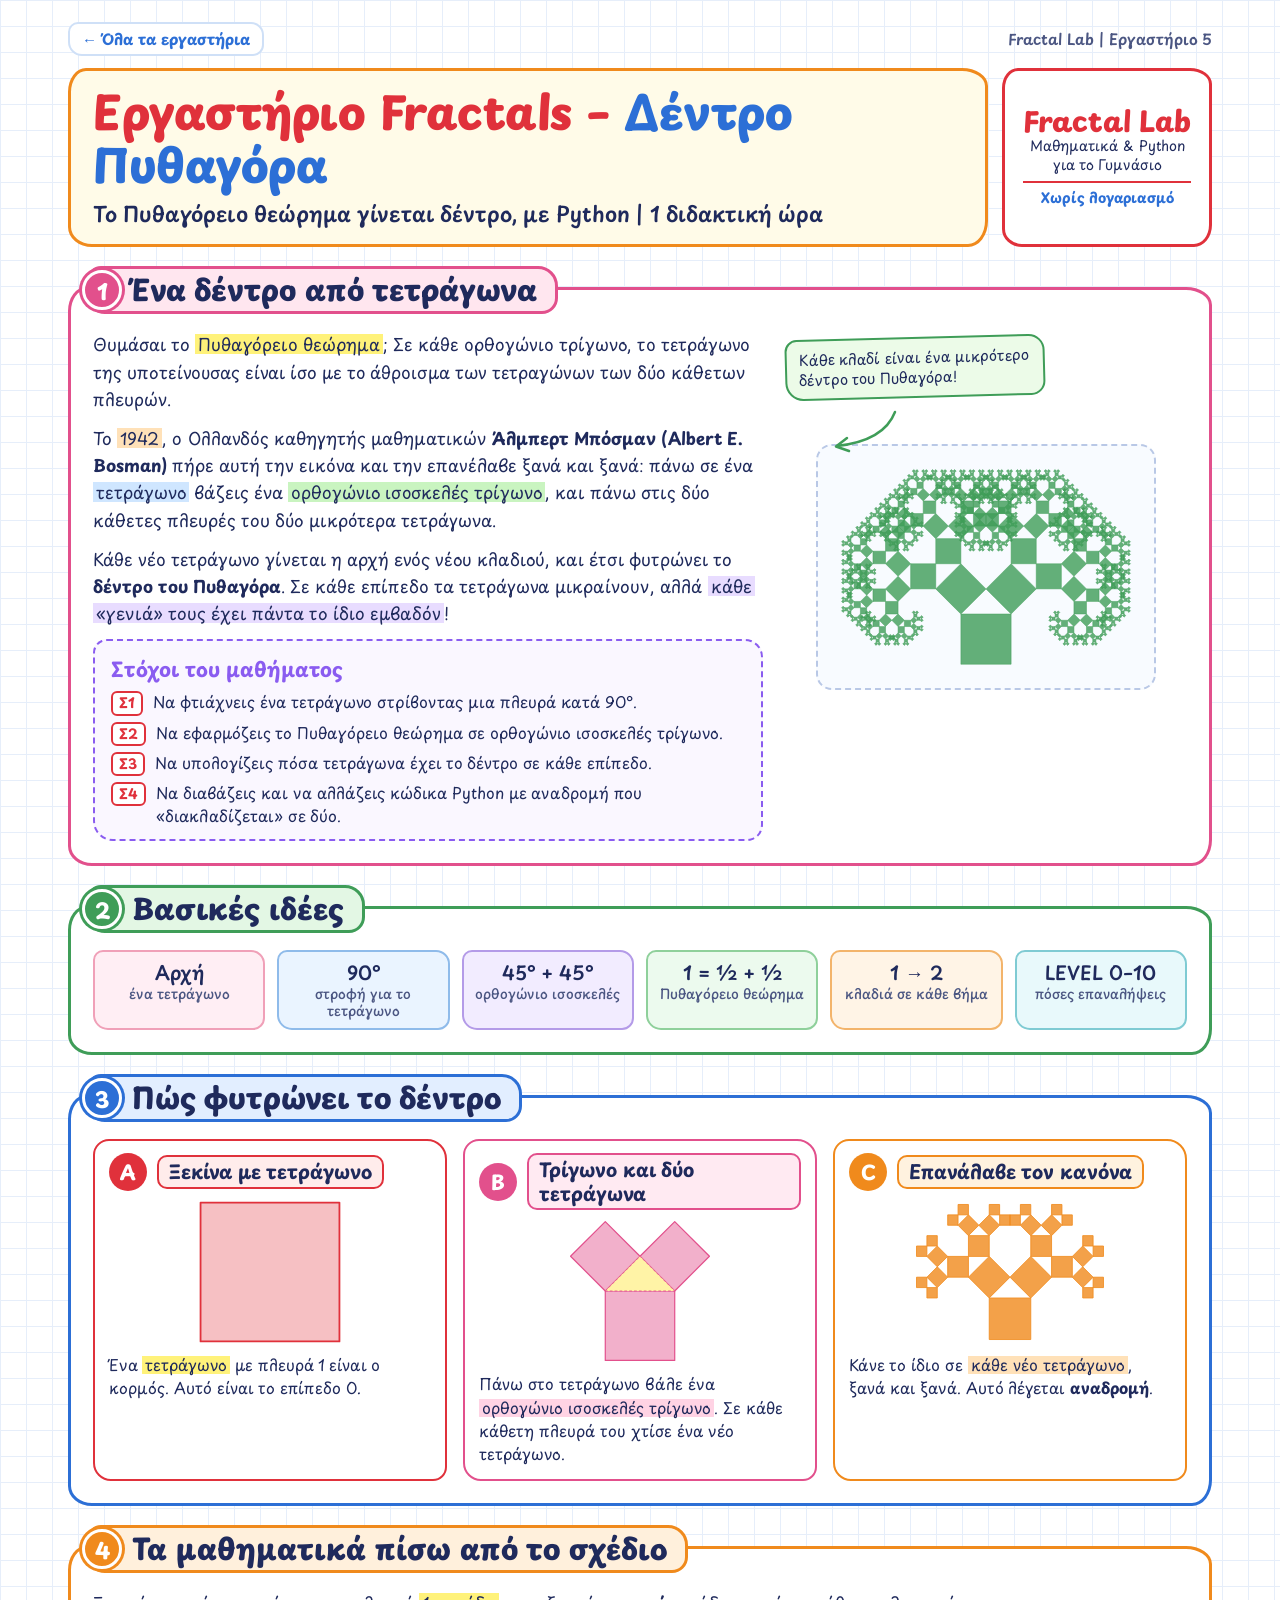
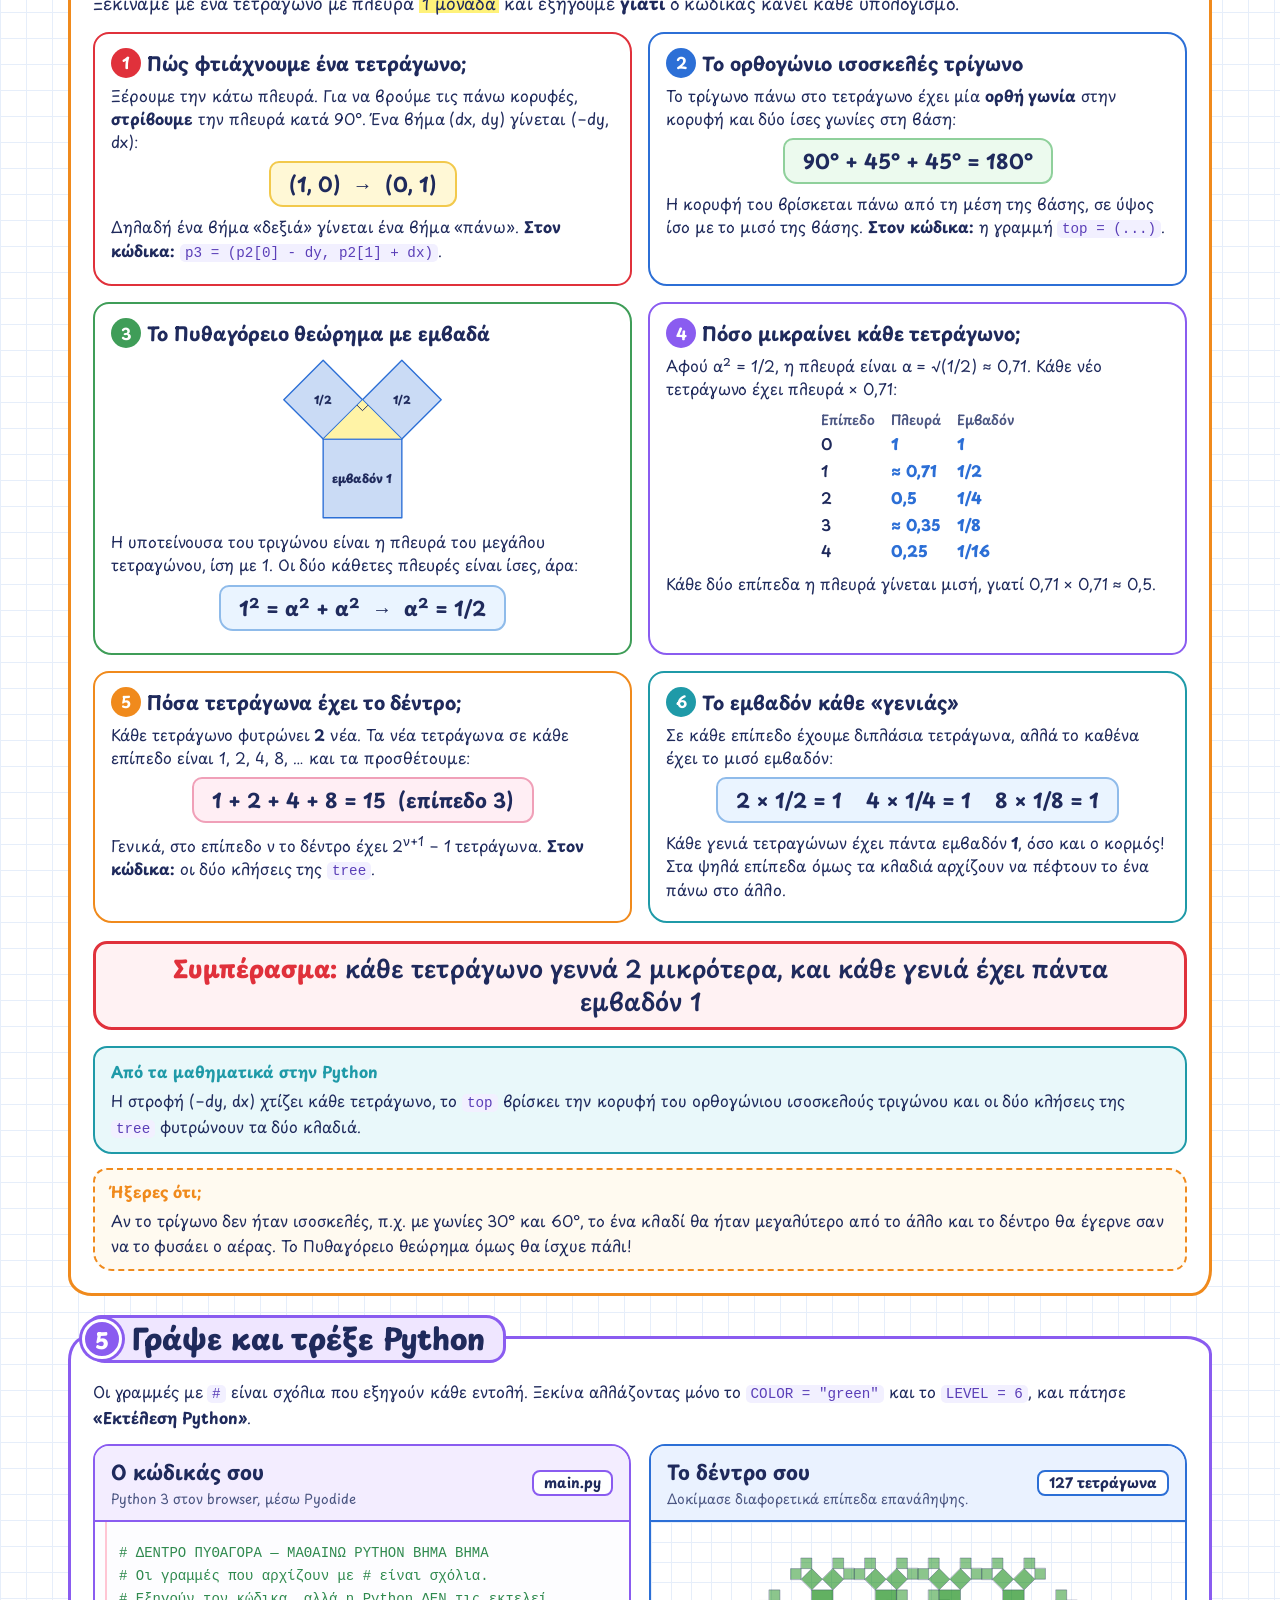
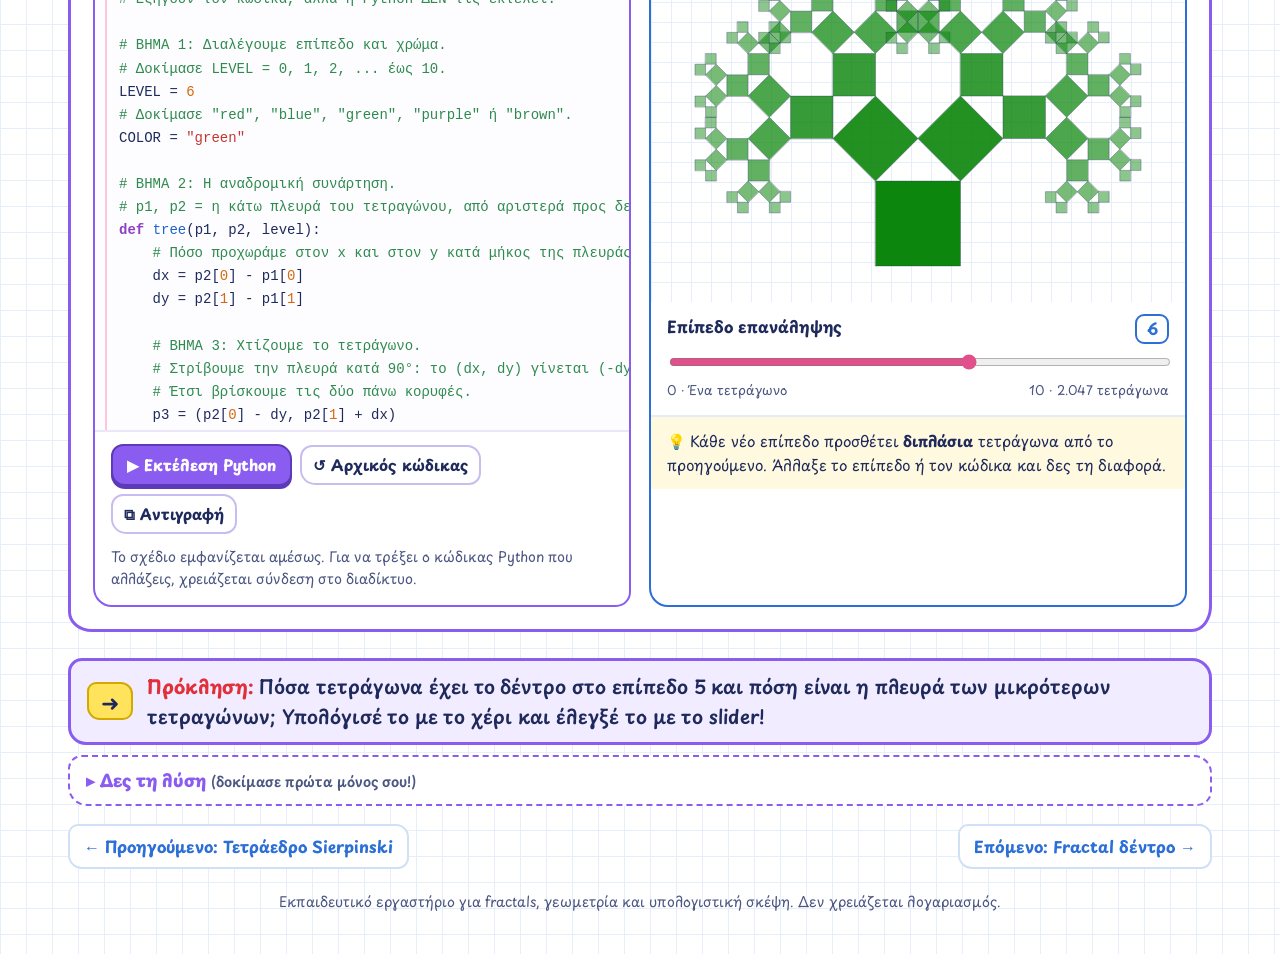
<file: pythagoras-tree/index.html>
<!doctype html>
<html lang="el"><head><meta charset="utf-8"/><meta name="viewport" content="width=device-width, initial-scale=1"/><title>Εργαστήριο Fractals · Δέντρο Πυθαγόρα</title>
<link rel="preconnect" href="https://fonts.googleapis.com"><link rel="preconnect" href="https://fonts.gstatic.com" crossorigin>
<link href="https://fonts.googleapis.com/css2?family=Playpen+Sans:wght@400..800&display=swap" rel="stylesheet">
<link rel="stylesheet" href="../assets/lab.css">
</head>
<body><main class="sheet">
<nav class="lab-nav" aria-label="Fractal Lab"><a href="../">← Όλα τα εργαστήρια</a><span>Fractal Lab | Εργαστήριο 5</span></nav>

<header class="sheet-head">
  <div class="title-card">
    <h1><span class="t1">Εργαστήριο Fractals –</span> <span class="t2">Δέντρο Πυθαγόρα</span></h1>
    <p>Το Πυθαγόρειο θεώρημα γίνεται δέντρο, με Python | 1 διδακτική ώρα</p>
  </div>
  <aside class="brand-card" aria-label="Fractal Lab">
    <strong>Fractal Lab</strong>
    <span>Μαθηματικά &amp; Python<br>για το Γυμνάσιο</span>
    <em>Χωρίς λογαριασμό</em>
  </aside>
</header>

<section class="block b-pink" aria-labelledby="s1">
  <div class="tab"><span class="num">1</span><h2 id="s1">Ένα δέντρο από τετράγωνα</h2></div>
  <div class="intro">
    <div>
      <p>Θυμάσαι το <span class="hl y">Πυθαγόρειο θεώρημα</span>; Σε κάθε ορθογώνιο τρίγωνο, το τετράγωνο της υποτείνουσας είναι ίσο με το άθροισμα των τετραγώνων των δύο κάθετων πλευρών.</p>
      <p>Το <span class="hl o">1942</span>, ο Ολλανδός καθηγητής μαθηματικών <strong>Άλμπερτ Μπόσμαν (Albert E. Bosman)</strong> πήρε αυτή την εικόνα και την επανέλαβε ξανά και ξανά: πάνω σε ένα <span class="hl b">τετράγωνο</span> βάζεις ένα <span class="hl g">ορθογώνιο ισοσκελές τρίγωνο</span>, και πάνω στις δύο κάθετες πλευρές του δύο μικρότερα τετράγωνα.</p>
      <p>Κάθε νέο τετράγωνο γίνεται η αρχή ενός νέου κλαδιού, και έτσι φυτρώνει το <strong>δέντρο του Πυθαγόρα</strong>. Σε κάθε επίπεδο τα τετράγωνα μικραίνουν, αλλά <span class="hl v">κάθε «γενιά» τους έχει πάντα το ίδιο εμβαδόν</span>!</p>
      <div class="goals">
        <h3>Στόχοι του μαθήματος</h3>
        <ol>
          <li><b>Σ1</b><span>Να φτιάχνεις ένα τετράγωνο στρίβοντας μια πλευρά κατά 90°.</span></li>
          <li><b>Σ2</b><span>Να εφαρμόζεις το Πυθαγόρειο θεώρημα σε ορθογώνιο ισοσκελές τρίγωνο.</span></li>
          <li><b>Σ3</b><span>Να υπολογίζεις πόσα τετράγωνα έχει το δέντρο σε κάθε επίπεδο.</span></li>
          <li><b>Σ4</b><span>Να διαβάζεις και να αλλάζεις κώδικα Python με αναδρομή που «διακλαδίζεται» σε δύο.</span></li>
        </ol>
      </div>
    </div>
    <div class="figure">
      <p class="note">Κάθε κλαδί είναι ένα μικρότερο δέντρο του Πυθαγόρα!</p>
      <svg class="arrow" viewBox="0 0 90 46" aria-hidden="true"><path d="M70 4 C 60 30, 30 36, 12 38" fill="none" stroke="#3f9d58" stroke-width="2.5" stroke-linecap="round"/><path d="M22 30 L11 38.5 L24 43" fill="none" stroke="#3f9d58" stroke-width="2.5" stroke-linecap="round" stroke-linejoin="round"/></svg>
      <div class="fig-box"><svg id="fig-hero" role="img" aria-label="Δέντρο του Πυθαγόρα, επίπεδο 9"></svg></div>
    </div>
  </div>
</section>
<section class="block b-green" aria-labelledby="s2">
  <div class="tab"><span class="num">2</span><h2 id="s2">Βασικές ιδέες</h2></div>
  <div class="chips">
    <div class="chip c1">Αρχή<small>ένα τετράγωνο</small></div>
    <div class="chip c2">90°<small>στροφή για το τετράγωνο</small></div>
    <div class="chip c3">45° + 45°<small>ορθογώνιο ισοσκελές</small></div>
    <div class="chip c4">1 = ½ + ½<small>Πυθαγόρειο θεώρημα</small></div>
    <div class="chip c5">1 → 2<small>κλαδιά σε κάθε βήμα</small></div>
    <div class="chip c6">LEVEL 0–10<small>πόσες επαναλήψεις</small></div>
  </div>
</section>
<section class="block b-blue" aria-labelledby="s3">
  <div class="tab"><span class="num">3</span><h2 id="s3">Πώς φυτρώνει το δέντρο</h2></div>
  <div class="steps">
    <article class="step sA">
      <div class="step-head"><span class="letter">A</span><h3>Ξεκίνα με τετράγωνο</h3></div>
      <svg class="fig" id="fig-a" role="img" aria-label="Ένα τετράγωνο"></svg>
      <p>Ένα <span class="hl y">τετράγωνο</span> με πλευρά 1 είναι ο κορμός. Αυτό είναι το επίπεδο 0.</p>
    </article>
    <article class="step sB">
      <div class="step-head"><span class="letter">B</span><h3>Τρίγωνο και δύο τετράγωνα</h3></div>
      <svg class="fig" id="fig-b" role="img" aria-label="Τετράγωνο, ορθογώνιο ισοσκελές τρίγωνο από πάνω και δύο μικρότερα τετράγωνα"></svg>
      <p>Πάνω στο τετράγωνο βάλε ένα <span class="hl p">ορθογώνιο ισοσκελές τρίγωνο</span>. Σε κάθε κάθετη πλευρά του χτίσε ένα νέο τετράγωνο.</p>
    </article>
    <article class="step sC">
      <div class="step-head"><span class="letter">C</span><h3>Επανάλαβε τον κανόνα</h3></div>
      <svg class="fig" id="fig-c" role="img" aria-label="Δέντρο του Πυθαγόρα, επίπεδο 4"></svg>
      <p>Κάνε το ίδιο σε <span class="hl o">κάθε νέο τετράγωνο</span>, ξανά και ξανά. Αυτό λέγεται <strong>αναδρομή</strong>.</p>
    </article>
  </div>
</section>
<section class="block b-orange" aria-labelledby="s4">
  <div class="tab"><span class="num">4</span><h2 id="s4">Τα μαθηματικά πίσω από το σχέδιο</h2></div>
  <p class="math-lead">Ξεκινάμε με ένα τετράγωνο με πλευρά <span class="hl y">1 μονάδα</span> και εξηγούμε <strong>γιατί</strong> ο κώδικας κάνει κάθε υπολογισμό.</p>
  <div class="math-grid">
    <article class="math-item m1"><h3><span class="q">1</span>Πώς φτιάχνουμε ένα τετράγωνο;</h3>
      <p>Ξέρουμε την κάτω πλευρά. Για να βρούμε τις πάνω κορυφές, <strong>στρίβουμε</strong> την πλευρά κατά 90°. Ένα βήμα (dx, dy) γίνεται (−dy, dx):</p>
      <div class="fbox">(1, 0) &nbsp;→&nbsp; (0, 1)</div>
      <p>Δηλαδή ένα βήμα «δεξιά» γίνεται ένα βήμα «πάνω». <strong>Στον κώδικα:</strong> <code>p3 = (p2[0] - dy, p2[1] + dx)</code>.</p>
    </article>
    <article class="math-item m2"><h3><span class="q">2</span>Το ορθογώνιο ισοσκελές τρίγωνο</h3>
      <p>Το τρίγωνο πάνω στο τετράγωνο έχει μία <strong>ορθή γωνία</strong> στην κορυφή και δύο ίσες γωνίες στη βάση:</p>
      <div class="fbox green">90° + 45° + 45° = 180°</div>
      <p>Η κορυφή του βρίσκεται πάνω από τη μέση της βάσης, σε ύψος ίσο με το μισό της βάσης. <strong>Στον κώδικα:</strong> η γραμμή <code>top = (...)</code>.</p>
    </article>
    <article class="math-item m3"><h3><span class="q">3</span>Το Πυθαγόρειο θεώρημα με εμβαδά</h3>
      <svg class="fig" id="fig-pyth" role="img" aria-label="Τετράγωνο με εμβαδόν 1 και δύο τετράγωνα με εμβαδόν 1/2 πάνω στις κάθετες πλευρές του τριγώνου" style="height:170px"></svg>
      <p>Η υποτείνουσα του τριγώνου είναι η πλευρά του μεγάλου τετραγώνου, ίση με 1. Οι δύο κάθετες πλευρές είναι ίσες, άρα:</p>
      <div class="fbox blue">1² = α² + α² &nbsp;→&nbsp; α² = 1/2</div>
    </article>
    <article class="math-item m4"><h3><span class="q">4</span>Πόσο μικραίνει κάθε τετράγωνο;</h3>
      <p>Αφού α² = 1/2, η πλευρά είναι α = √(1/2) ≈ 0,71. Κάθε νέο τετράγωνο έχει πλευρά × 0,71:</p>
      <div class="table"><span class="th">Επίπεδο</span><span class="th">Πλευρά</span><span class="th">Εμβαδόν</span><span>0</span><span>1</span><span>1</span><span>1</span><span>≈ 0,71</span><span>1/2</span><span>2</span><span>0,5</span><span>1/4</span><span>3</span><span>≈ 0,35</span><span>1/8</span><span>4</span><span>0,25</span><span>1/16</span></div>
      <p>Κάθε δύο επίπεδα η πλευρά γίνεται μισή, γιατί 0,71 × 0,71 ≈ 0,5.</p>
    </article>
    <article class="math-item m5"><h3><span class="q">5</span>Πόσα τετράγωνα έχει το δέντρο;</h3>
      <p>Κάθε τετράγωνο φυτρώνει <strong>2</strong> νέα. Τα νέα τετράγωνα σε κάθε επίπεδο είναι 1, 2, 4, 8, … και τα προσθέτουμε:</p>
      <div class="fbox pink">1 + 2 + 4 + 8 = 15 &nbsp;(επίπεδο 3)</div>
      <p>Γενικά, στο επίπεδο ν το δέντρο έχει 2<sup>ν+1</sup> − 1 τετράγωνα. <strong>Στον κώδικα:</strong> οι δύο κλήσεις της <code>tree</code>.</p>
    </article>
    <article class="math-item m6"><h3><span class="q">6</span>Το εμβαδόν κάθε «γενιάς»</h3>
      <p>Σε κάθε επίπεδο έχουμε διπλάσια τετράγωνα, αλλά το καθένα έχει το μισό εμβαδόν:</p>
      <div class="fbox blue">2 × 1/2 = 1 &nbsp;&nbsp; 4 × 1/4 = 1 &nbsp;&nbsp; 8 × 1/8 = 1</div>
      <p>Κάθε γενιά τετραγώνων έχει πάντα εμβαδόν <strong>1</strong>, όσο και ο κορμός! Στα ψηλά επίπεδα όμως τα κλαδιά αρχίζουν να πέφτουν το ένα πάνω στο άλλο.</p>
    </article>
  </div>
  <div class="answer">Συμπέρασμα: <span>κάθε τετράγωνο γεννά 2 μικρότερα, και κάθε γενιά έχει πάντα εμβαδόν 1</span></div>
  <div class="bridge"><strong>Από τα μαθηματικά στην Python</strong><p>Η στροφή (−dy, dx) χτίζει κάθε τετράγωνο, το <code>top</code> βρίσκει την κορυφή του ορθογώνιου ισοσκελούς τριγώνου και οι δύο κλήσεις της <code>tree</code> φυτρώνουν τα δύο κλαδιά.</p></div>
  <div class="did-you-know"><strong>Ήξερες ότι;</strong><p>Αν το τρίγωνο δεν ήταν ισοσκελές, π.χ. με γωνίες 30° και 60°, το ένα κλαδί θα ήταν μεγαλύτερο από το άλλο και το δέντρο θα έγερνε σαν να το φυσάει ο αέρας. Το Πυθαγόρειο θεώρημα όμως θα ίσχυε πάλι!</p></div>
</section>
<section class="block b-purple" aria-labelledby="s5">
  <div class="tab"><span class="num">5</span><h2 id="s5">Γράψε και τρέξε Python</h2></div>
  <p class="lab-guide">Οι γραμμές με <code>#</code> είναι σχόλια που εξηγούν κάθε εντολή. Ξεκίνα αλλάζοντας μόνο το <code>COLOR = "green"</code> και το <code>LEVEL = 6</code>, και πάτησε <strong>«Εκτέλεση Python»</strong>.</p>
  <div class="workspace">
    <article class="panel p-code">
      <div class="panel-head"><div><h3>Ο κώδικάς σου</h3><p>Python 3 στον browser, μέσω Pyodide</p></div><span class="tag">main.py</span></div>
      <div class="editor-wrap"><pre id="highlight" aria-hidden="true" class="editor-highlight"><code id="highlightCode"></code></pre><textarea class="editor" id="code" spellcheck="false" aria-label="Επεξεργαστής κώδικα Python" wrap="off"></textarea></div>
      <div class="actions"><button class="primary" id="run">▶ Εκτέλεση Python</button><button class="secondary" id="reset">↺ Αρχικός κώδικας</button><button class="secondary" id="copy">⧉ Αντιγραφή</button></div>
      <div id="status" class="status" role="status" aria-live="polite">Το σχέδιο εμφανίζεται αμέσως. Για να τρέξει ο κώδικας Python που αλλάζεις, χρειάζεται σύνδεση στο διαδίκτυο.</div>
    </article>
    <article class="panel p-draw">
      <div class="panel-head"><div><h3>Το δέντρο σου</h3><p>Δοκίμασε διαφορετικά επίπεδα επανάληψης.</p></div><span class="tag" id="countBadge">127 τετράγωνα</span></div>
      <div class="preview"><canvas id="canvas" aria-label="Το δέντρο του Πυθαγόρα σου"></canvas></div>
      <div class="controls">
        <div class="range-label"><label for="level">Επίπεδο επανάληψης</label><strong id="levelText">6</strong></div><input id="level" type="range" min="0" max="10" value="6"/><div class="mini-row"><span>0 · Ένα τετράγωνο</span><span>10 · 2.047 τετράγωνα</span></div>
      </div>
      <div class="callout">💡 Κάθε νέο επίπεδο προσθέτει <strong>διπλάσια</strong> τετράγωνα από το προηγούμενο. Άλλαξε το επίπεδο ή τον κώδικα και δες τη διαφορά.</div>
    </article>
  </div>
</section>

<div class="next"><span class="go" aria-hidden="true">➜</span><p><b>Πρόκληση:</b> Πόσα τετράγωνα έχει το δέντρο στο επίπεδο 5 και πόση είναι η πλευρά των μικρότερων τετραγώνων; Υπολόγισέ το με το χέρι και έλεγξέ το με το slider!</p></div>
<details class="solution"><summary>Δες τη λύση <small>(δοκίμασε πρώτα μόνος σου!)</small></summary>
<div class="sol-body">
<p><strong>Πόσα τετράγωνα;</strong> Προσθέτουμε τα νέα τετράγωνα κάθε επιπέδου, από το 0 έως το 5. Κάθε φορά είναι διπλάσια:</p>
<div class="fbox">1 + 2 + 4 + 8 + 16 + 32 = 63</div>
<p>Με δυνάμεις: 2⁶ − 1 = 64 − 1 = 63.</p>
<p><strong>Πόση είναι η πλευρά των μικρότερων;</strong> Κάθε επίπεδο πολλαπλασιάζει την πλευρά επί √(1/2) ≈ 0,71, ενώ κάθε δύο επίπεδα τη μειώνει στο μισό:</p>
<div class="fbox pink">1 → 0,71 → 0,5 → 0,35 → 0,25 → 0,18</div>
<p>Στο επίπεδο 4 η πλευρά είναι 1/2 × 1/2 = 1/4 = 0,25, και στο επίπεδο 5 είναι 0,25 × 0,71 ≈ 0,18. Το εμβαδόν τους είναι (1/2)⁵ = 1/32.</p>
<p class="final">Απάντηση: 63 τετράγωνα, με μικρότερη πλευρά περίπου 0,18 (εμβαδόν 1/32)</p>
</div></details>
<nav class="lab-pager" aria-label="Άλλα εργαστήρια"><a href="../sierpinski-tetrahedron/">← Προηγούμενο: Τετράεδρο Sierpinski</a><a class="next-lab" href="../fractal-tree/">Επόμενο: Fractal δέντρο →</a></nav>

<footer>Εκπαιδευτικό εργαστήριο για fractals, γεωμετρία και υπολογιστική σκέψη. Δεν χρειάζεται λογαριασμός.</footer>
</main>
<script src="../assets/draw2d.js"></script>
<script src="../assets/lab.js"></script>
<script>

const INITIAL = "# ΔΕΝΤΡΟ ΠΥΘΑΓΟΡΑ — ΜΑΘΑΙΝΩ PYTHON ΒΗΜΑ ΒΗΜΑ\n# Οι γραμμές που αρχίζουν με # είναι σχόλια.\n# Εξηγούν τον κώδικα, αλλά η Python ΔΕΝ τις εκτελεί.\n\n# ΒΗΜΑ 1: Διαλέγουμε επίπεδο και χρώμα.\n# Δοκίμασε LEVEL = 0, 1, 2, ... έως 10.\nLEVEL = 6\n# Δοκίμασε \"red\", \"blue\", \"green\", \"purple\" ή \"brown\".\nCOLOR = \"green\"\n\n# ΒΗΜΑ 2: Η αναδρομική συνάρτηση.\n# p1, p2 = η κάτω πλευρά του τετραγώνου, από αριστερά προς δεξιά.\ndef tree(p1, p2, level):\n    # Πόσο προχωράμε στον x και στον y κατά μήκος της πλευράς.\n    dx = p2[0] - p1[0]\n    dy = p2[1] - p1[1]\n\n    # ΒΗΜΑ 3: Χτίζουμε το τετράγωνο.\n    # Στρίβουμε την πλευρά κατά 90°: το (dx, dy) γίνεται (-dy, dx).\n    # Έτσι βρίσκουμε τις δύο πάνω κορυφές.\n    p3 = (p2[0] - dy, p2[1] + dx)\n    p4 = (p1[0] - dy, p1[1] + dx)\n    square = [p1, p2, p3, p4]\n\n    # Αν το επίπεδο είναι 0, κρατάμε μόνο αυτό το τετράγωνο.\n    if level == 0:\n        return [square]\n\n    # ΒΗΜΑ 4: Η κορυφή του ορθογώνιου ισοσκελούς τριγώνου.\n    # Ξεκινάμε από τη μέση της πάνω πλευράς (p4, p3)\n    # και ανεβαίνουμε κατά το μισό της στροφής των 90°.\n    top = ((p4[0] + p3[0]) / 2 - dy / 2,\n           (p4[1] + p3[1]) / 2 + dx / 2)\n\n    # ΑΝΑΔΡΟΜΗ! Δύο νέα δέντρα, ένα σε κάθε κάθετη πλευρά\n    # του τριγώνου: (p4, top) αριστερά και (top, p3) δεξιά.\n    return ([square]\n            + tree(p4, top, level - 1)\n            + tree(top, p3, level - 1))\n\n# ΒΗΜΑ 5: Ξεκινάμε με ένα τετράγωνο πλευράς 1.\nsquares = tree((0, 0), (1, 0), LEVEL)\n\n# ΤΕΛΟΣ! Η ιστοσελίδα ζωγραφίζει τα squares με το COLOR.\n# ΠΕΙΡΑΜΑ: Άλλαξε COLOR = \"brown\" και LEVEL = 9.\n";
const $ = s => document.querySelector(s);
function tree(p1, p2, n) {
  const dx = p2[0] - p1[0], dy = p2[1] - p1[1];
  const p3 = [p2[0] - dy, p2[1] + dx], p4 = [p1[0] - dy, p1[1] + dx], sq = [p1, p2, p3, p4];
  if (n === 0) return [sq];
  const top = [(p4[0] + p3[0]) / 2 - dy / 2, (p4[1] + p3[1]) / 2 + dx / 2];
  return [sq, ...tree(p4, top, n - 1), ...tree(top, p3, n - 1)];
}
const squares = n => tree([0, 0], [1, 0], n);
FL2D.drawSVG($('#fig-hero'), { polygons: squares(9) }, '#3f9d58', { fillOpacity: 0.8, edgeWidth: 0.0015 });
FL2D.drawSVG($('#fig-a'), { polygons: squares(0) }, '#e0313b', { fillOpacity: 0.3, edgeWidth: 0.012 });
FL2D.drawSVG($('#fig-b'), { polygons: squares(1) }, '#e2508c', { fillOpacity: 0.45, edgeWidth: 0.008 });
$('#fig-b').insertAdjacentHTML('beforeend', '<path d="M0 -1L0.5 -1.5L1 -1Z" fill="#fff3a6" stroke="#e2508c" stroke-width="0.012" stroke-dasharray="0.04 0.03"/>');
FL2D.drawSVG($('#fig-c'), { polygons: squares(4) }, '#f08a1c', { fillOpacity: 0.8, edgeWidth: 0.004 });
// Το Πυθαγόρειο θεώρημα με εμβαδά: 1 = 1/2 + 1/2.
FL2D.drawSVG($('#fig-pyth'), { polygons: squares(1) }, '#2c6fd6', { fillOpacity: 0.25, edgeWidth: 0.008 });
{
  const svg = $('#fig-pyth');
  svg.insertAdjacentHTML('beforeend', '<path d="M0 -1L0.5 -1.5L1 -1Z" fill="#fff3a6" stroke="#2c6fd6" stroke-width="0.01"/>');
  const label = (x, y, t, size) => svg.insertAdjacentHTML('beforeend', '<text x="' + x + '" y="' + (-y) + '" font-size="' + size + '" text-anchor="middle" dominant-baseline="central" font-family="Playpen Sans, cursive" font-weight="800" fill="#1f2a5c">' + t + '</text>');
  label(0.5, 0.5, 'εμβαδόν 1', 0.15); label(0.0, 1.5, '1/2', 0.14); label(1.0, 1.5, '1/2', 0.14);
  // σήμα ορθής γωνίας στην κορυφή του τριγώνου
  svg.insertAdjacentHTML('beforeend', '<path d="M0.43 -1.43L0.5 -1.36L0.57 -1.43" fill="none" stroke="#1f2a5c" stroke-width="0.012"/>');
}
const canvas = $('#canvas');
FractalLab.start({
  initial: INITIAL, outputVar: 'squares', level: { min: 0, max: 10, value: 6 }, color: 'green', maxItems: 8200,
  preview: v => squares(v.LEVEL),
  validate: items => items.every(s => Array.isArray(s) && s.length >= 3 && s.length <= 8 && s.every(p => Array.isArray(p) && p.length === 2 && p.every(Number.isFinite))) ? null : 'Κάθε τετράγωνο πρέπει να είναι μια λίστα με σημεία (x, y).',
  render: (items, color) => FL2D.drawCanvas(canvas, { polygons: items }, color, { edgeWidth: items.length > 500 ? 0.3 : 0.6 }),
  countLabel: items => items.length.toLocaleString('el-GR') + (items.length === 1 ? ' τετράγωνο' : ' τετράγωνα')
});

</script></body></html>
</file>
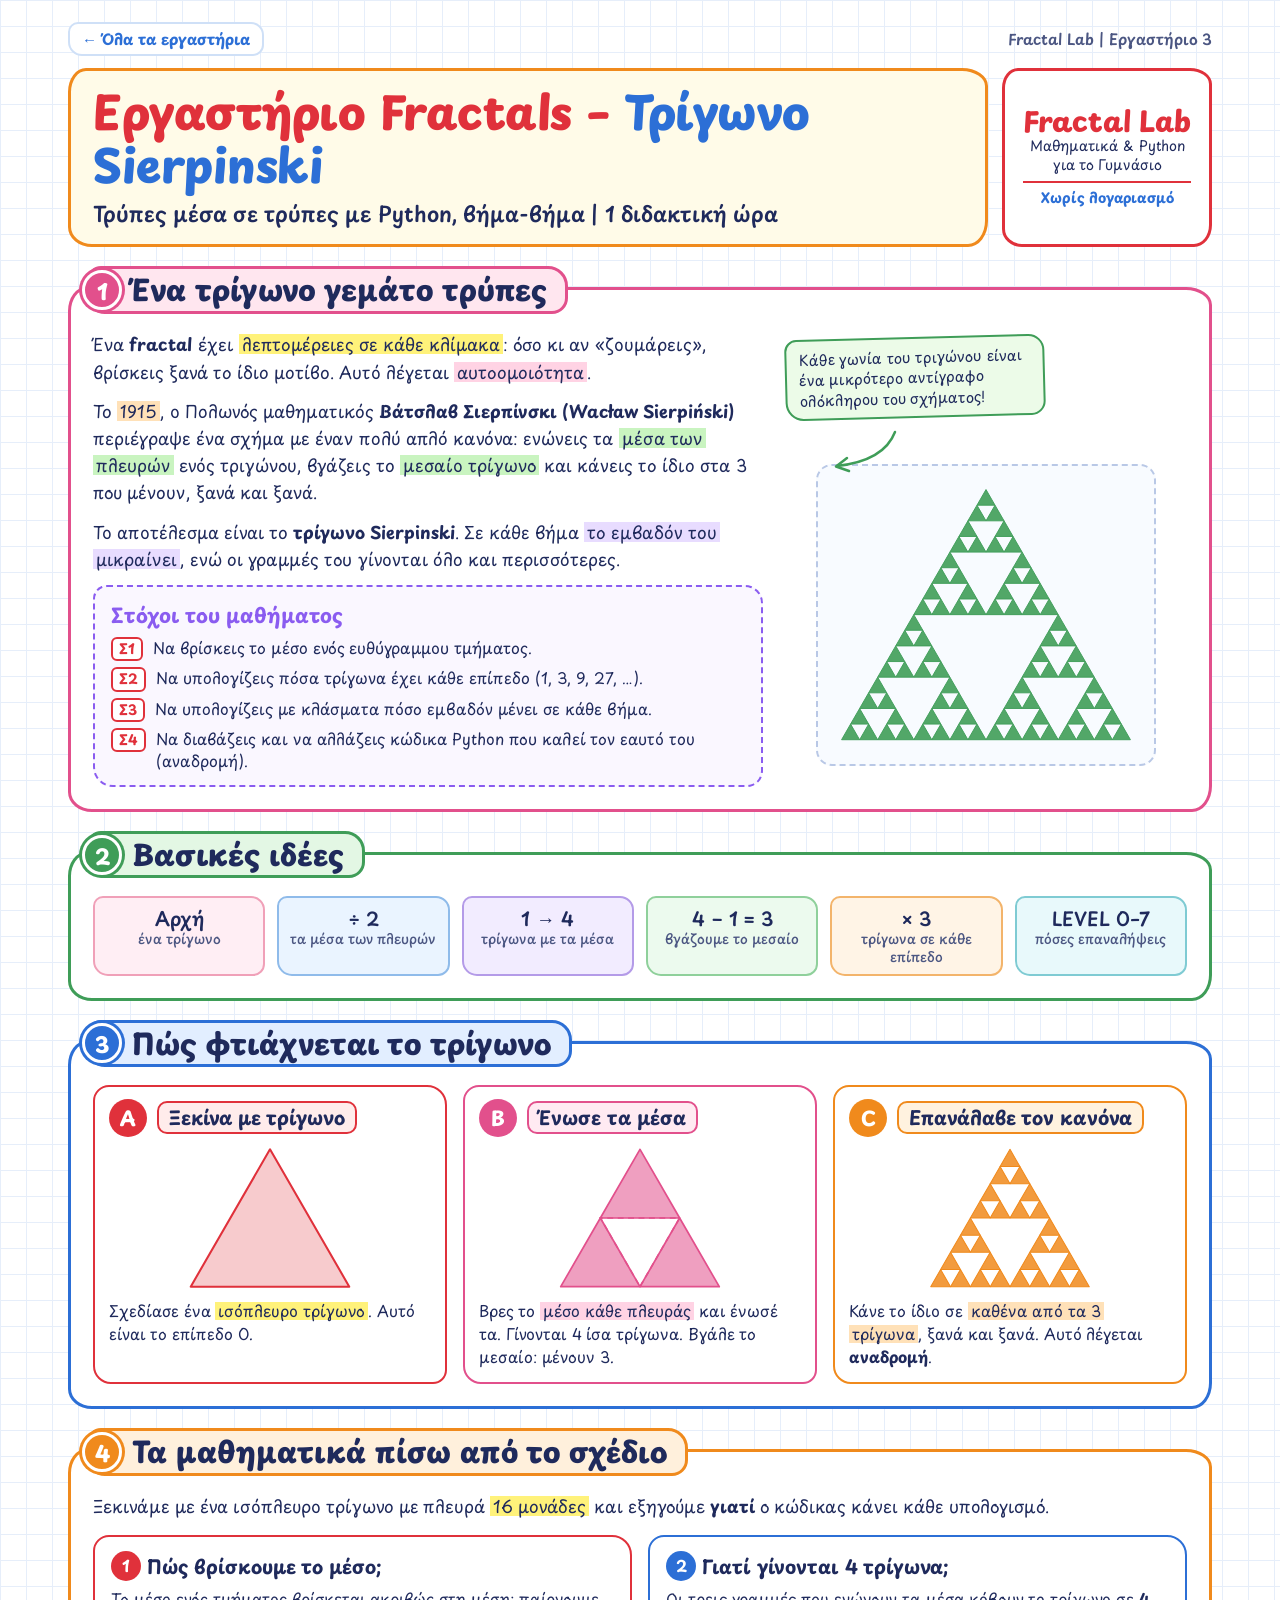
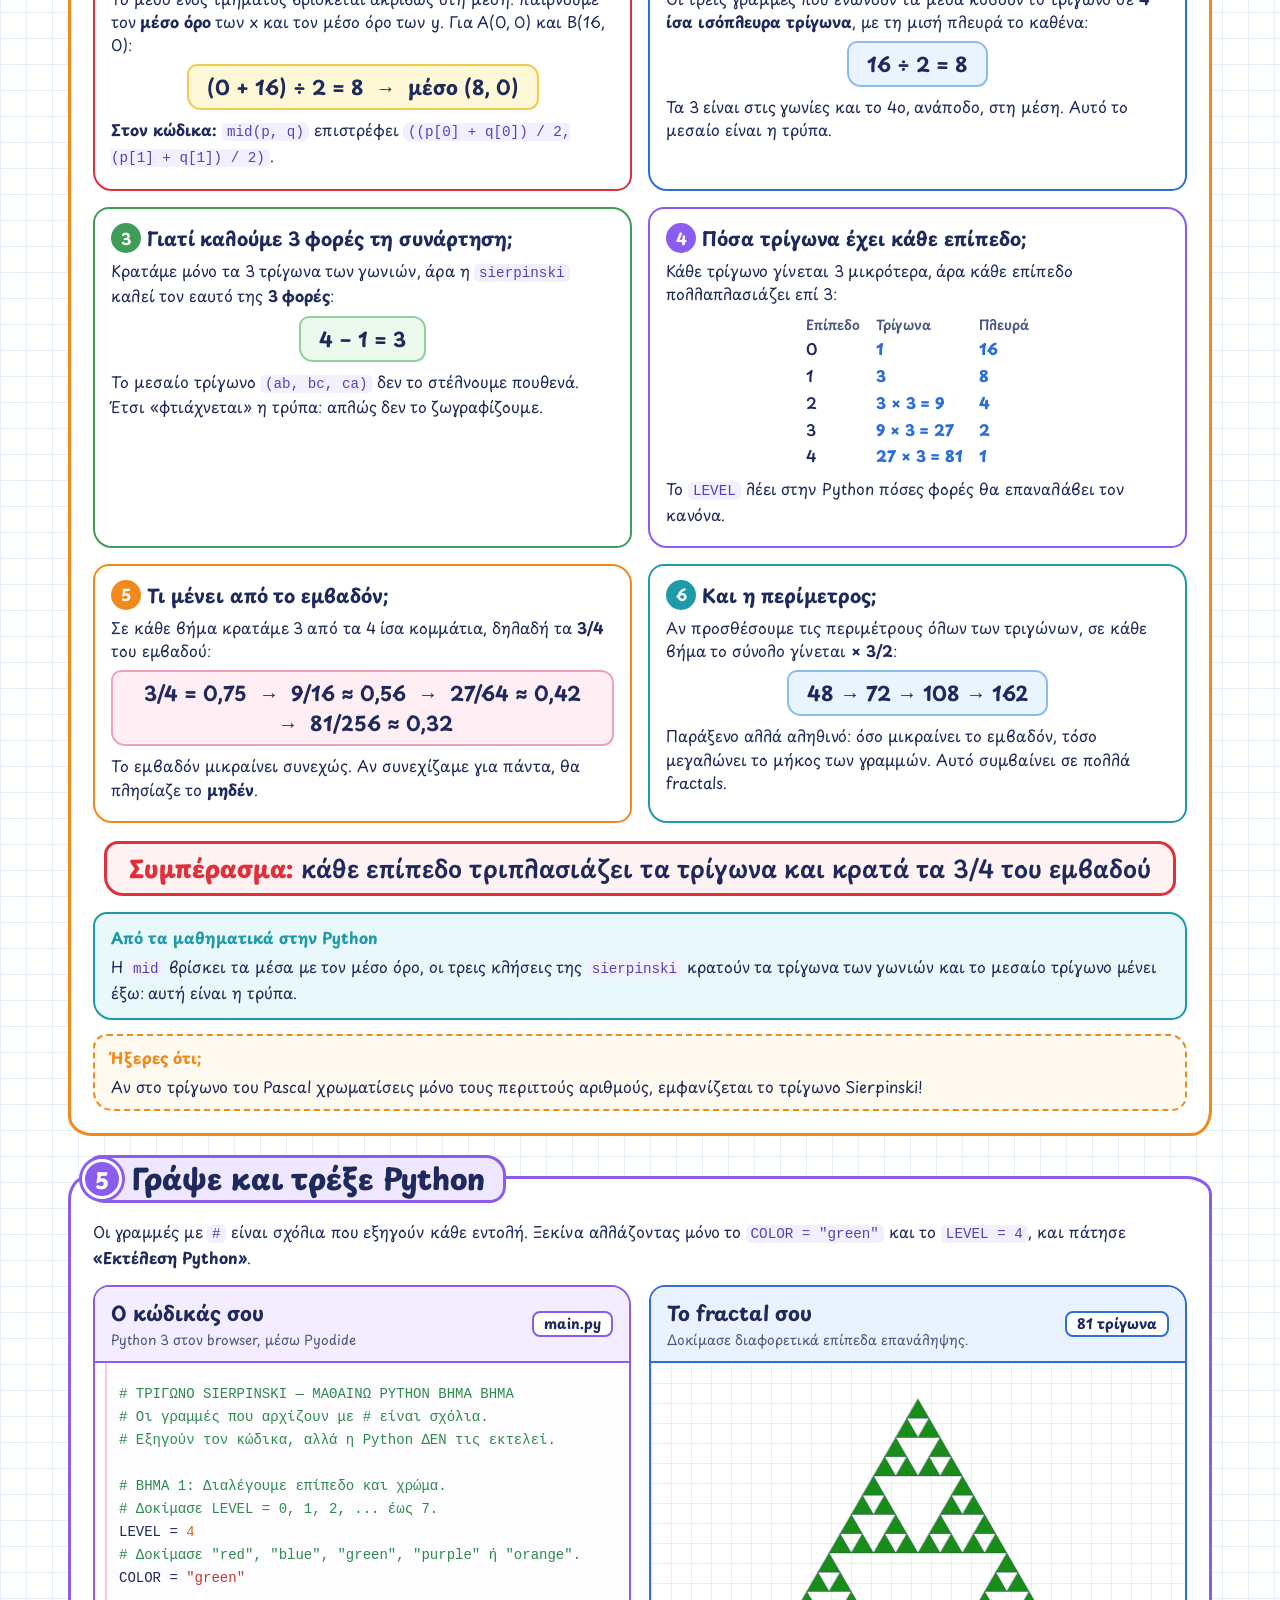
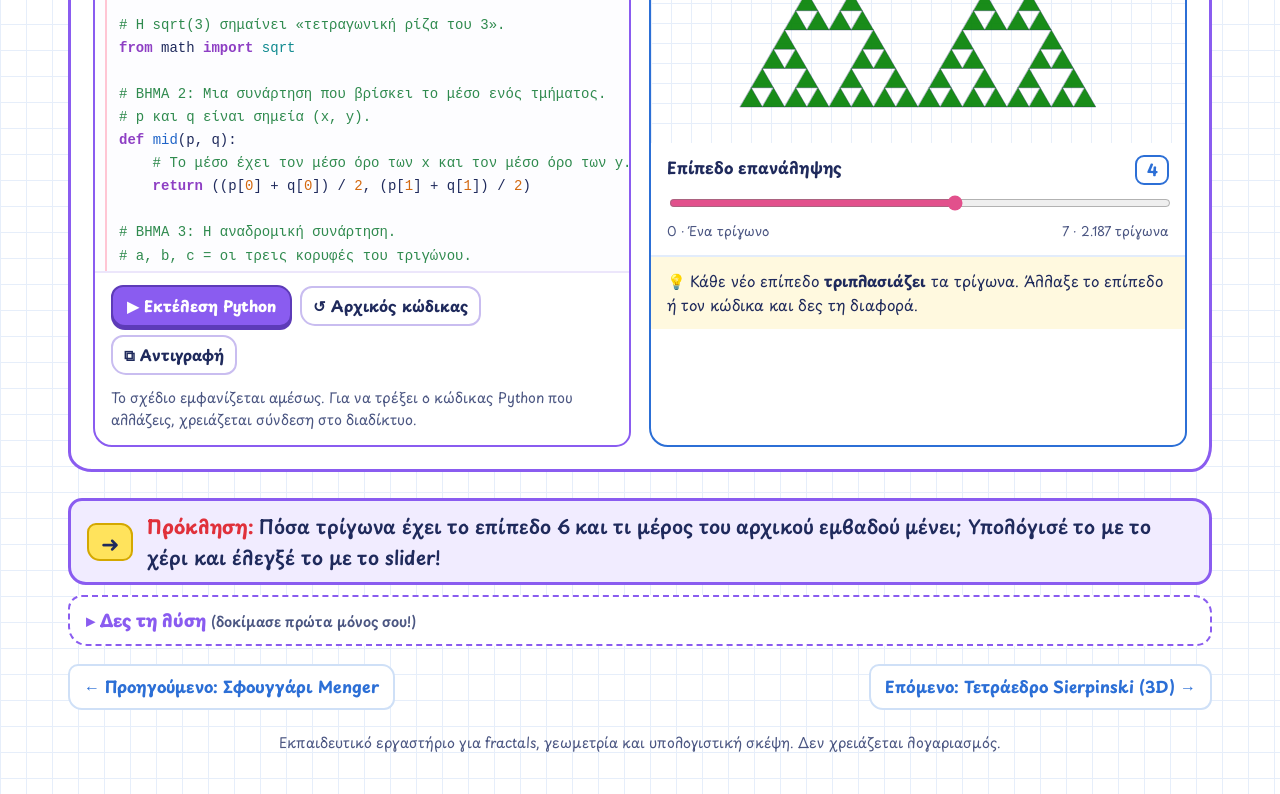
<file: sierpinski-triangle/index.html>
<!doctype html>
<html lang="el"><head><meta charset="utf-8"/><meta name="viewport" content="width=device-width, initial-scale=1"/><title>Εργαστήριο Fractals · Τρίγωνο Sierpinski</title>
<link rel="preconnect" href="https://fonts.googleapis.com"><link rel="preconnect" href="https://fonts.gstatic.com" crossorigin>
<link href="https://fonts.googleapis.com/css2?family=Playpen+Sans:wght@400..800&display=swap" rel="stylesheet">
<link rel="stylesheet" href="../assets/lab.css">
</head>
<body><main class="sheet">
<nav class="lab-nav" aria-label="Fractal Lab"><a href="../">← Όλα τα εργαστήρια</a><span>Fractal Lab | Εργαστήριο 3</span></nav>

<header class="sheet-head">
  <div class="title-card">
    <h1><span class="t1">Εργαστήριο Fractals –</span> <span class="t2">Τρίγωνο Sierpinski</span></h1>
    <p>Τρύπες μέσα σε τρύπες με Python, βήμα-βήμα | 1 διδακτική ώρα</p>
  </div>
  <aside class="brand-card" aria-label="Fractal Lab">
    <strong>Fractal Lab</strong>
    <span>Μαθηματικά &amp; Python<br>για το Γυμνάσιο</span>
    <em>Χωρίς λογαριασμό</em>
  </aside>
</header>

<section class="block b-pink" aria-labelledby="s1">
  <div class="tab"><span class="num">1</span><h2 id="s1">Ένα τρίγωνο γεμάτο τρύπες</h2></div>
  <div class="intro">
    <div>
      <p>Ένα <strong>fractal</strong> έχει <span class="hl y">λεπτομέρειες σε κάθε κλίμακα</span>: όσο κι αν «ζουμάρεις», βρίσκεις ξανά το ίδιο μοτίβο. Αυτό λέγεται <span class="hl p">αυτοομοιότητα</span>.</p>
      <p>Το <span class="hl o">1915</span>, ο Πολωνός μαθηματικός <strong>Βάτσλαβ Σιερπίνσκι (Wacław Sierpiński)</strong> περιέγραψε ένα σχήμα με έναν πολύ απλό κανόνα: ενώνεις τα <span class="hl g">μέσα των πλευρών</span> ενός τριγώνου, βγάζεις το <span class="hl g">μεσαίο τρίγωνο</span> και κάνεις το ίδιο στα 3 που μένουν, ξανά και ξανά.</p>
      <p>Το αποτέλεσμα είναι το <strong>τρίγωνο Sierpinski</strong>. Σε κάθε βήμα <span class="hl v">το εμβαδόν του μικραίνει</span>, ενώ οι γραμμές του γίνονται όλο και περισσότερες.</p>
      <div class="goals">
        <h3>Στόχοι του μαθήματος</h3>
        <ol>
          <li><b>Σ1</b><span>Να βρίσκεις το μέσο ενός ευθύγραμμου τμήματος.</span></li>
          <li><b>Σ2</b><span>Να υπολογίζεις πόσα τρίγωνα έχει κάθε επίπεδο (1, 3, 9, 27, …).</span></li>
          <li><b>Σ3</b><span>Να υπολογίζεις με κλάσματα πόσο εμβαδόν μένει σε κάθε βήμα.</span></li>
          <li><b>Σ4</b><span>Να διαβάζεις και να αλλάζεις κώδικα Python που καλεί τον εαυτό του (αναδρομή).</span></li>
        </ol>
      </div>
    </div>
    <div class="figure">
      <p class="note">Κάθε γωνία του τριγώνου είναι ένα μικρότερο αντίγραφο ολόκληρου του σχήματος!</p>
      <svg class="arrow" viewBox="0 0 90 46" aria-hidden="true"><path d="M70 4 C 60 30, 30 36, 12 38" fill="none" stroke="#3f9d58" stroke-width="2.5" stroke-linecap="round"/><path d="M22 30 L11 38.5 L24 43" fill="none" stroke="#3f9d58" stroke-width="2.5" stroke-linecap="round" stroke-linejoin="round"/></svg>
      <div class="fig-box"><svg id="fig-hero" role="img" aria-label="Τρίγωνο Sierpinski, επίπεδο 4"></svg></div>
    </div>
  </div>
</section>
<section class="block b-green" aria-labelledby="s2">
  <div class="tab"><span class="num">2</span><h2 id="s2">Βασικές ιδέες</h2></div>
  <div class="chips">
    <div class="chip c1">Αρχή<small>ένα τρίγωνο</small></div>
    <div class="chip c2">÷ 2<small>τα μέσα των πλευρών</small></div>
    <div class="chip c3">1 → 4<small>τρίγωνα με τα μέσα</small></div>
    <div class="chip c4">4 − 1 = 3<small>βγάζουμε το μεσαίο</small></div>
    <div class="chip c5">× 3<small>τρίγωνα σε κάθε επίπεδο</small></div>
    <div class="chip c6">LEVEL 0–7<small>πόσες επαναλήψεις</small></div>
  </div>
</section>
<section class="block b-blue" aria-labelledby="s3">
  <div class="tab"><span class="num">3</span><h2 id="s3">Πώς φτιάχνεται το τρίγωνο</h2></div>
  <div class="steps">
    <article class="step sA">
      <div class="step-head"><span class="letter">A</span><h3>Ξεκίνα με τρίγωνο</h3></div>
      <svg class="fig" id="fig-a" role="img" aria-label="Ισόπλευρο τρίγωνο"></svg>
      <p>Σχεδίασε ένα <span class="hl y">ισόπλευρο τρίγωνο</span>. Αυτό είναι το επίπεδο 0.</p>
    </article>
    <article class="step sB">
      <div class="step-head"><span class="letter">B</span><h3>Ένωσε τα μέσα</h3></div>
      <svg class="fig" id="fig-b" role="img" aria-label="Τρίγωνο Sierpinski, επίπεδο 1, με τη μεσαία τρύπα"></svg>
      <p>Βρες το <span class="hl p">μέσο κάθε πλευράς</span> και ένωσέ τα. Γίνονται 4 ίσα τρίγωνα. Βγάλε το μεσαίο: μένουν 3.</p>
    </article>
    <article class="step sC">
      <div class="step-head"><span class="letter">C</span><h3>Επανάλαβε τον κανόνα</h3></div>
      <svg class="fig" id="fig-c" role="img" aria-label="Τρίγωνο Sierpinski, επίπεδο 3"></svg>
      <p>Κάνε το ίδιο σε <span class="hl o">καθένα από τα 3 τρίγωνα</span>, ξανά και ξανά. Αυτό λέγεται <strong>αναδρομή</strong>.</p>
    </article>
  </div>
</section>
<section class="block b-orange" aria-labelledby="s4">
  <div class="tab"><span class="num">4</span><h2 id="s4">Τα μαθηματικά πίσω από το σχέδιο</h2></div>
  <p class="math-lead">Ξεκινάμε με ένα ισόπλευρο τρίγωνο με πλευρά <span class="hl y">16 μονάδες</span> και εξηγούμε <strong>γιατί</strong> ο κώδικας κάνει κάθε υπολογισμό.</p>
  <div class="math-grid">
    <article class="math-item m1"><h3><span class="q">1</span>Πώς βρίσκουμε το μέσο;</h3>
      <p>Το μέσο ενός τμήματος βρίσκεται ακριβώς στη μέση: παίρνουμε τον <strong>μέσο όρο</strong> των x και τον μέσο όρο των y. Για A(0, 0) και B(16, 0):</p>
      <div class="fbox">(0 + 16) ÷ 2 = 8 &nbsp;→&nbsp; μέσο (8, 0)</div>
      <p><strong>Στον κώδικα:</strong> <code>mid(p, q)</code> επιστρέφει <code>((p[0] + q[0]) / 2, (p[1] + q[1]) / 2)</code>.</p>
    </article>
    <article class="math-item m2"><h3><span class="q">2</span>Γιατί γίνονται 4 τρίγωνα;</h3>
      <p>Οι τρεις γραμμές που ενώνουν τα μέσα κόβουν το τρίγωνο σε <strong>4 ίσα ισόπλευρα τρίγωνα</strong>, με τη μισή πλευρά το καθένα:</p>
      <div class="fbox blue">16 ÷ 2 = 8</div>
      <p>Τα 3 είναι στις γωνίες και το 4ο, ανάποδο, στη μέση. Αυτό το μεσαίο είναι η τρύπα.</p>
    </article>
    <article class="math-item m3"><h3><span class="q">3</span>Γιατί καλούμε 3 φορές τη συνάρτηση;</h3>
      <p>Κρατάμε μόνο τα 3 τρίγωνα των γωνιών, άρα η <code>sierpinski</code> καλεί τον εαυτό της <strong>3 φορές</strong>:</p>
      <div class="fbox green">4 − 1 = 3</div>
      <p>Το μεσαίο τρίγωνο <code>(ab, bc, ca)</code> δεν το στέλνουμε πουθενά. Έτσι «φτιάχνεται» η τρύπα: απλώς δεν το ζωγραφίζουμε.</p>
    </article>
    <article class="math-item m4"><h3><span class="q">4</span>Πόσα τρίγωνα έχει κάθε επίπεδο;</h3>
      <p>Κάθε τρίγωνο γίνεται 3 μικρότερα, άρα κάθε επίπεδο πολλαπλασιάζει επί 3:</p>
      <div class="table"><span class="th">Επίπεδο</span><span class="th">Τρίγωνα</span><span class="th">Πλευρά</span><span>0</span><span>1</span><span>16</span><span>1</span><span>3</span><span>8</span><span>2</span><span>3 × 3 = 9</span><span>4</span><span>3</span><span>9 × 3 = 27</span><span>2</span><span>4</span><span>27 × 3 = 81</span><span>1</span></div>
      <p>Το <code>LEVEL</code> λέει στην Python πόσες φορές θα επαναλάβει τον κανόνα.</p>
    </article>
    <article class="math-item m5"><h3><span class="q">5</span>Τι μένει από το εμβαδόν;</h3>
      <p>Σε κάθε βήμα κρατάμε 3 από τα 4 ίσα κομμάτια, δηλαδή τα <strong>3/4</strong> του εμβαδού:</p>
      <div class="fbox pink">3/4 = 0,75 &nbsp;→&nbsp; 9/16 ≈ 0,56 &nbsp;→&nbsp; 27/64 ≈ 0,42 &nbsp;→&nbsp; 81/256 ≈ 0,32</div>
      <p>Το εμβαδόν μικραίνει συνεχώς. Αν συνεχίζαμε για πάντα, θα πλησίαζε το <strong>μηδέν</strong>.</p>
    </article>
    <article class="math-item m6"><h3><span class="q">6</span>Και η περίμετρος;</h3>
      <p>Αν προσθέσουμε τις περιμέτρους όλων των τριγώνων, σε κάθε βήμα το σύνολο γίνεται <strong>× 3/2</strong>:</p>
      <div class="fbox blue">48 → 72 → 108 → 162</div>
      <p>Παράξενο αλλά αληθινό: όσο μικραίνει το εμβαδόν, τόσο μεγαλώνει το μήκος των γραμμών. Αυτό συμβαίνει σε πολλά fractals.</p>
    </article>
  </div>
  <div class="answer">Συμπέρασμα: <span>κάθε επίπεδο τριπλασιάζει τα τρίγωνα και κρατά τα 3/4 του εμβαδού</span></div>
  <div class="bridge"><strong>Από τα μαθηματικά στην Python</strong><p>Η <code>mid</code> βρίσκει τα μέσα με τον μέσο όρο, οι τρεις κλήσεις της <code>sierpinski</code> κρατούν τα τρίγωνα των γωνιών και το μεσαίο τρίγωνο μένει έξω: αυτή είναι η τρύπα.</p></div>
  <div class="did-you-know"><strong>Ήξερες ότι;</strong><p>Αν στο τρίγωνο του Pascal χρωματίσεις μόνο τους περιττούς αριθμούς, εμφανίζεται το τρίγωνο Sierpinski!</p></div>
</section>
<section class="block b-purple" aria-labelledby="s5">
  <div class="tab"><span class="num">5</span><h2 id="s5">Γράψε και τρέξε Python</h2></div>
  <p class="lab-guide">Οι γραμμές με <code>#</code> είναι σχόλια που εξηγούν κάθε εντολή. Ξεκίνα αλλάζοντας μόνο το <code>COLOR = "green"</code> και το <code>LEVEL = 4</code>, και πάτησε <strong>«Εκτέλεση Python»</strong>.</p>
  <div class="workspace">
    <article class="panel p-code">
      <div class="panel-head"><div><h3>Ο κώδικάς σου</h3><p>Python 3 στον browser, μέσω Pyodide</p></div><span class="tag">main.py</span></div>
      <div class="editor-wrap"><pre id="highlight" aria-hidden="true" class="editor-highlight"><code id="highlightCode"></code></pre><textarea class="editor" id="code" spellcheck="false" aria-label="Επεξεργαστής κώδικα Python" wrap="off"></textarea></div>
      <div class="actions"><button class="primary" id="run">▶ Εκτέλεση Python</button><button class="secondary" id="reset">↺ Αρχικός κώδικας</button><button class="secondary" id="copy">⧉ Αντιγραφή</button></div>
      <div id="status" class="status" role="status" aria-live="polite">Το σχέδιο εμφανίζεται αμέσως. Για να τρέξει ο κώδικας Python που αλλάζεις, χρειάζεται σύνδεση στο διαδίκτυο.</div>
    </article>
    <article class="panel p-draw">
      <div class="panel-head"><div><h3>Το fractal σου</h3><p>Δοκίμασε διαφορετικά επίπεδα επανάληψης.</p></div><span class="tag" id="countBadge">81 τρίγωνα</span></div>
      <div class="preview"><canvas id="canvas" aria-label="Το τρίγωνο Sierpinski σου"></canvas></div>
      <div class="controls">
        <div class="range-label"><label for="level">Επίπεδο επανάληψης</label><strong id="levelText">4</strong></div><input id="level" type="range" min="0" max="7" value="4"/><div class="mini-row"><span>0 · Ένα τρίγωνο</span><span>7 · 2.187 τρίγωνα</span></div>
      </div>
      <div class="callout">💡 Κάθε νέο επίπεδο <strong>τριπλασιάζει</strong> τα τρίγωνα. Άλλαξε το επίπεδο ή τον κώδικα και δες τη διαφορά.</div>
    </article>
  </div>
</section>

<div class="next"><span class="go" aria-hidden="true">➜</span><p><b>Πρόκληση:</b> Πόσα τρίγωνα έχει το επίπεδο 6 και τι μέρος του αρχικού εμβαδού μένει; Υπολόγισέ το με το χέρι και έλεγξέ το με το slider!</p></div>
<details class="solution"><summary>Δες τη λύση <small>(δοκίμασε πρώτα μόνος σου!)</small></summary>
<div class="sol-body">
<p><strong>Πόσα τρίγωνα;</strong> Ξεκινάμε με 1 τρίγωνο και σε κάθε επίπεδο πολλαπλασιάζουμε επί 3:</p>
<div class="fbox">1 → 3 → 9 → 27 → 81 → 243 → 729</div>
<p>Με δυνάμεις: 3⁶ = 3 × 3 × 3 × 3 × 3 × 3 = 729.</p>
<p><strong>Πόσο εμβαδόν μένει;</strong> Σε κάθε επίπεδο κρατάμε τα 3/4, άρα πολλαπλασιάζουμε επί 3/4 έξι φορές:</p>
<div class="fbox pink">3/4 → 9/16 → 27/64 → 81/256 → 243/1.024 → 729/4.096</div>
<p>Με δυνάμεις: (3/4)⁶ = 3⁶ / 4⁶ = 729/4.096 ≈ 0,18. Μένει δηλαδή περίπου το 18% του αρχικού εμβαδού.</p>
<p class="final">Απάντηση: 729 τρίγωνα και περίπου 18% του εμβαδού (729/4.096)</p>
</div></details>
<nav class="lab-pager" aria-label="Άλλα εργαστήρια"><a href="https://izzydi.github.io/menger-sponge/">← Προηγούμενο: Σφουγγάρι Menger</a><a class="next-lab" href="../sierpinski-tetrahedron/">Επόμενο: Τετράεδρο Sierpinski (3D) →</a></nav>

<footer>Εκπαιδευτικό εργαστήριο για fractals, γεωμετρία και υπολογιστική σκέψη. Δεν χρειάζεται λογαριασμός.</footer>
</main>
<script src="../assets/draw2d.js"></script>
<script src="../assets/lab.js"></script>
<script>

const INITIAL = "# ΤΡΙΓΩΝΟ SIERPINSKI — ΜΑΘΑΙΝΩ PYTHON ΒΗΜΑ ΒΗΜΑ\n# Οι γραμμές που αρχίζουν με # είναι σχόλια.\n# Εξηγούν τον κώδικα, αλλά η Python ΔΕΝ τις εκτελεί.\n\n# ΒΗΜΑ 1: Διαλέγουμε επίπεδο και χρώμα.\n# Δοκίμασε LEVEL = 0, 1, 2, ... έως 7.\nLEVEL = 4\n# Δοκίμασε \"red\", \"blue\", \"green\", \"purple\" ή \"orange\".\nCOLOR = \"green\"\n\n# Η sqrt(3) σημαίνει «τετραγωνική ρίζα του 3».\nfrom math import sqrt\n\n# ΒΗΜΑ 2: Μια συνάρτηση που βρίσκει το μέσο ενός τμήματος.\n# p και q είναι σημεία (x, y).\ndef mid(p, q):\n    # Το μέσο έχει τον μέσο όρο των x και τον μέσο όρο των y.\n    return ((p[0] + q[0]) / 2, (p[1] + q[1]) / 2)\n\n# ΒΗΜΑ 3: Η αναδρομική συνάρτηση.\n# a, b, c = οι τρεις κορυφές του τριγώνου.\ndef sierpinski(a, b, c, level):\n    # Αν το επίπεδο είναι 0, κρατάμε το τρίγωνο όπως είναι.\n    if level == 0:\n        return [(a, b, c)]\n\n    # Τα μέσα των τριών πλευρών.\n    ab = mid(a, b)\n    bc = mid(b, c)\n    ca = mid(c, a)\n\n    # ΑΝΑΔΡΟΜΗ! Καλούμε τη συνάρτηση 3 φορές,\n    # μία για κάθε γωνία του τριγώνου.\n    # Το μεσαίο τρίγωνο (ab, bc, ca) δεν το καλούμε:\n    # αυτό είναι η τρύπα!\n    return (sierpinski(a, ab, ca, level - 1)\n            + sierpinski(ab, b, bc, level - 1)\n            + sierpinski(ca, bc, c, level - 1))\n\n# ΒΗΜΑ 4: Ένα ισόπλευρο τρίγωνο με πλευρά 16.\nA = (0, 0)\nB = (16, 0)\nC = (8, 8 * sqrt(3))\ntriangles = sierpinski(A, B, C, LEVEL)\n\n# ΤΕΛΟΣ! Η ιστοσελίδα ζωγραφίζει τα triangles με το COLOR.\n# ΠΕΙΡΑΜΑ: Άλλαξε COLOR = \"purple\" και LEVEL = 6.\n";
const mid = (p, q) => [(p[0] + q[0]) / 2, (p[1] + q[1]) / 2];
function sierp(a, b, c, n) { if (n === 0) return [[a, b, c]]; const ab = mid(a, b), bc = mid(b, c), ca = mid(c, a); return [...sierp(a, ab, ca, n - 1), ...sierp(ab, b, bc, n - 1), ...sierp(ca, bc, c, n - 1)]; }
const T = [[0, 0], [16, 0], [8, 8 * Math.sqrt(3)]];
const tri = n => sierp(T[0], T[1], T[2], n);
const $ = s => document.querySelector(s);
FL2D.drawSVG($('#fig-hero'), { polygons: tri(4) }, '#3f9d58', { fillOpacity: 0.9, edgeWidth: 0.003 });
FL2D.drawSVG($('#fig-a'), { polygons: tri(0) }, '#e0313b', { fillOpacity: 0.25, edgeWidth: 0.012 });
FL2D.drawSVG($('#fig-b'), { polygons: tri(1) }, '#e2508c', { fillOpacity: 0.55, edgeWidth: 0.01 });
$('#fig-b').insertAdjacentHTML('beforeend', '<path d="M8 0L12 ' + (-4 * Math.sqrt(3)).toFixed(4) + 'L4 ' + (-4 * Math.sqrt(3)).toFixed(4) + 'Z" fill="none" stroke="#e2508c" stroke-width="0.16" stroke-dasharray="0.6 0.45"/>');
FL2D.drawSVG($('#fig-c'), { polygons: tri(3) }, '#f08a1c', { fillOpacity: 0.85, edgeWidth: 0.006 });
const canvas = $('#canvas');
FractalLab.start({
  initial: INITIAL, outputVar: 'triangles', level: { min: 0, max: 7, value: 4 }, color: 'green', maxItems: 7000,
  preview: v => tri(v.LEVEL),
  validate: items => items.every(t => Array.isArray(t) && t.length === 3 && t.every(p => Array.isArray(p) && p.length === 2 && p.every(Number.isFinite))) ? null : 'Κάθε τρίγωνο πρέπει να είναι τρία σημεία (x, y).',
  render: (items, color) => FL2D.drawCanvas(canvas, { polygons: items }, color, { shade: false, fillAlpha: 0.9, edgeWidth: items.length > 500 ? 0.3 : 0.6 }),
  countLabel: items => items.length.toLocaleString('el-GR') + (items.length === 1 ? ' τρίγωνο' : ' τρίγωνα')
});

</script></body></html>
</file>
<file: assets/lab.css>
:root{
  --ink:#1f2a5c;--muted:#4b5682;--paper:#ffffff;--grid:#e6eefa;
  --red:#e0313b;--blue:#2c6fd6;--pink:#e2508c;--green:#3f9d58;--purple:#8a5cf0;--orange:#f08a1c;--teal:#1f9aa8;
  --hl-yellow:#fff27a;--hl-green:#c9f4c0;--hl-pink:#ffd3e4;--hl-blue:#cfe6ff;--hl-orange:#ffe1b8;--hl-purple:#e8dcff;
  --hand:'Playpen Sans','Comic Sans MS','Segoe Print',cursive;
  --wobble:18px 26px 20px 24px / 24px 18px 26px 20px;
}
*{box-sizing:border-box}
html{-webkit-text-size-adjust:100%}
body{margin:0;color:var(--ink);font:400 17px/1.6 var(--hand);
  background-color:var(--paper);
  background-image:linear-gradient(var(--grid) 1px,transparent 1px),linear-gradient(90deg,var(--grid) 1px,transparent 1px);
  background-size:26px 26px}
button,input,textarea{font:inherit}
button{cursor:pointer}
button:focus-visible,input:focus-visible,textarea:focus-visible,a:focus-visible,canvas:focus-visible{outline:3px solid var(--pink);outline-offset:3px}
.sheet{max-width:1180px;margin:0 auto;padding:22px 18px 40px}

/* Επικεφαλίδα φύλλου εργασίας */
.sheet-head{display:grid;grid-template-columns:1fr auto;gap:14px;align-items:stretch}
.title-card{background:#fffbe8;border:3px solid var(--orange);border-radius:var(--wobble);padding:14px 22px}
.title-card h1{margin:0;font-size:clamp(28px,4.2vw,46px);line-height:1.15;font-weight:800;letter-spacing:-.5px}
.title-card h1 .t1{color:var(--red)}.title-card h1 .t2{color:var(--blue)}
.title-card p{margin:6px 0 0;font-size:clamp(16px,2vw,21px);font-weight:600}
.brand-card{background:#fff;border:3px solid var(--red);border-radius:16px 22px 18px 20px / 20px 16px 22px 18px;padding:10px 18px;text-align:center;display:flex;flex-direction:column;justify-content:center;min-width:200px}
.brand-card strong{color:var(--red);font-size:28px;line-height:1.1;font-weight:800}
.brand-card span{font-size:14px;line-height:1.35}
.brand-card em{font-style:normal;color:var(--blue);font-weight:700;border-top:2px solid var(--red);margin-top:6px;padding-top:4px;font-size:14px}

/* Ενότητες με αριθμημένο «αυτάκι» */
.block{position:relative;background:var(--paper);border:3px solid var(--c,var(--pink));border-radius:var(--wobble);padding:0 22px 22px;margin-top:40px}
.tab{position:relative;top:-24px;margin:0 0 -8px -6px;max-width:calc(100% + 6px);display:inline-flex;align-items:center;gap:10px;background:var(--tab,#ffe6ef);border:3px solid var(--c,var(--pink));border-radius:14px 20px 16px 18px;padding:2px 18px 2px 4px}
.tab .num{display:grid;place-items:center;flex:none;width:40px;height:40px;border-radius:50%;background:var(--c,var(--pink));color:#fff;font-weight:800;font-size:22px;border:3px solid #fff;margin:-8px 0 -8px -12px;box-shadow:0 0 0 3px var(--c,var(--pink))}
.tab h2{margin:0;font-size:clamp(21px,2.6vw,29px);font-weight:800;line-height:1.3}
.b-pink{--c:var(--pink);--tab:#ffe6ef}.b-green{--c:var(--green);--tab:#e3f7e4}.b-blue{--c:var(--blue);--tab:#e2eeff}.b-purple{--c:var(--purple);--tab:#efe6ff}.b-orange{--c:var(--orange);--tab:#fff0dc}

/* Μαρκαδόροι υπογράμμισης */
.hl{padding:0 .18em;border-radius:3px;-webkit-box-decoration-break:clone;box-decoration-break:clone}
.hl.y{background:linear-gradient(transparent 12%,var(--hl-yellow) 12% 90%,transparent 90%)}
.hl.g{background:linear-gradient(transparent 12%,var(--hl-green) 12% 90%,transparent 90%)}
.hl.p{background:linear-gradient(transparent 12%,var(--hl-pink) 12% 90%,transparent 90%)}
.hl.b{background:linear-gradient(transparent 12%,var(--hl-blue) 12% 90%,transparent 90%)}
.hl.o{background:linear-gradient(transparent 12%,var(--hl-orange) 12% 90%,transparent 90%)}
.hl.v{background:linear-gradient(transparent 12%,var(--hl-purple) 12% 90%,transparent 90%)}
code{font-family:Consolas,'Courier New',monospace;font-size:.92em;background:#f2f0ff;color:#5b3fb8;border-radius:5px;padding:1px 5px}

/* Ενότητα 1 */
.intro{display:grid;grid-template-columns:1.25fr .75fr;gap:22px;align-items:start}
.intro p{margin:0 0 12px}
.figure{position:relative;padding-top:6px}
.note{background:#ecfbe8;border:2px solid var(--green);border-radius:12px 16px 14px 18px;padding:8px 12px;font-size:14.5px;line-height:1.4;transform:rotate(-1.5deg);max-width:260px;margin-left:auto}
.arrow{display:block;width:90px;height:46px;margin:-2px 0 -10px 40px}
.iso-box{border:2px dashed #b9c8e6;border-radius:16px;background:#f8fbff;max-width:340px;margin:0 auto;padding:12px}
.iso-box svg{display:block;width:100%;height:auto}
.goals{margin-top:6px;border:2.5px dashed var(--purple);border-radius:14px 18px 16px 20px;background:#faf7ff;padding:12px 16px}
.goals h3{margin:0 0 6px;color:var(--purple);font-size:20px}
.goals ol{list-style:none;margin:0;padding:0;display:grid;gap:6px}
.goals li{display:flex;gap:10px;align-items:baseline;font-size:15.5px;line-height:1.45}
.goals li b{flex:none;color:var(--red);border:2px solid var(--red);border-radius:6px;padding:0 6px;font-size:14px;background:#fff}

/* Ενότητα 2: βασικές ιδέες */
.chips{display:grid;grid-template-columns:repeat(6,minmax(0,1fr));gap:12px}
.chip{border:2.5px solid var(--cc);background:var(--cb);border-radius:10px 14px 12px 15px;padding:8px 10px;font-size:19px;font-weight:600;text-align:center;line-height:1.3}
.chip small{display:block;font-size:13.5px;font-weight:500;color:var(--muted)}
.c1{--cc:#f0a0b8;--cb:#ffeef4}.c2{--cc:#8fbbea;--cb:#eaf4ff}.c3{--cc:#b49be8;--cb:#f2ecff}.c4{--cc:#8fd09b;--cb:#ecfaee}.c5{--cc:#f3b46b;--cb:#fff4e6}.c6{--cc:#7fcbd3;--cb:#e8f9fb}

/* Ενότητα 3: βήματα A/B/C */
.steps{display:grid;grid-template-columns:repeat(3,minmax(0,1fr));gap:16px}
.step{border:2.5px solid var(--sc);border-radius:16px 20px 14px 18px;padding:12px 14px 14px;background:#fff}
.step-head{display:flex;gap:10px;align-items:center;margin-bottom:6px}
.letter{flex:none;display:grid;place-items:center;width:38px;height:38px;border-radius:50%;background:var(--sc);color:#fff;font-weight:800;font-size:20px}
.step-head h3{margin:0;font-size:19px;line-height:1.25;background:var(--sh);border:2px solid var(--sc);border-radius:10px;padding:3px 10px}
.step p{margin:6px 0 0;font-size:15.5px;line-height:1.5}
.step .iso{display:block;width:100%;height:150px;margin:4px 0}
.sA{--sc:var(--red);--sh:#ffeceb}.sB{--sc:var(--pink);--sh:#ffeaf2}.sC{--sc:var(--orange);--sh:#fff2df}

/* Ενότητα 4: μαθηματικά */
.math-lead{margin:0 0 14px}
.math-grid{display:grid;grid-template-columns:repeat(2,minmax(0,1fr));gap:16px}
.math-item{border:2.5px solid var(--mc);border-radius:16px 20px 15px 19px;padding:14px 16px;background:#fff}
.math-item h3{margin:0 0 6px;font-size:19px;line-height:1.3}
.math-item h3 .q{display:inline-grid;place-items:center;width:30px;height:30px;border-radius:50%;background:var(--mc);color:#fff;font-size:16px;margin-right:6px;vertical-align:1px}
.math-item p{margin:6px 0;font-size:15.5px;line-height:1.5}
.fbox{display:table;margin:8px auto;padding:6px 18px;border:2.5px solid var(--fc,#f2c94c);background:var(--fb,#fff8d6);border-radius:10px 13px 11px 14px;font-weight:700;font-size:20px;text-align:center;line-height:1.5}
.fbox.blue{--fc:#8fbbea;--fb:#eaf4ff}.fbox.pink{--fc:#f0a0b8;--fb:#ffeef4}.fbox.green{--fc:#8fd09b;--fb:#ecfaee}
.m1{--mc:#e0313b}.m2{--mc:#2c6fd6}.m3{--mc:#3f9d58}.m4{--mc:#8a5cf0}.m5{--mc:#f08a1c}.m6{--mc:#1f9aa8}
.table{display:grid;grid-template-columns:auto auto auto;gap:2px 16px;justify-content:center;margin:8px 0;font-size:15.5px}
.table span:nth-child(3n+1){font-weight:600}
.table span:nth-child(3n+2),.table span:nth-child(3n){font-weight:800;color:var(--blue)}
.table .th{color:var(--muted)!important;font-weight:600!important;font-size:13.5px}
.mini-cube{display:block;margin:6px auto;width:150px;height:auto}
.answer{display:table;margin:18px auto 0;border:3px solid var(--red);background:#fff2f3;border-radius:14px 18px 15px 19px;padding:8px 22px;color:var(--red);font-size:clamp(18px,2.3vw,24px);font-weight:800;text-align:center;line-height:1.4}
.answer span{color:var(--ink);font-weight:600}
.bridge{margin-top:16px;border:2.5px solid var(--teal);background:#e9f8fa;border-radius:14px 18px 15px 19px;padding:12px 16px;font-size:15.5px}
.bridge strong{color:var(--teal)}
.bridge p{margin:4px 0 0}

/* Ενότητα 5: εργαστήριο */
.lab-guide{margin:0 0 14px;font-size:15.5px}
.workspace{display:grid;grid-template-columns:1fr 1fr;gap:18px}
.panel{min-width:0;border:2.5px solid var(--pc);border-radius:16px 20px 15px 19px;background:#fff;overflow:hidden}
.panel-head{display:flex;flex-wrap:wrap;align-items:center;justify-content:space-between;gap:8px;padding:10px 16px;background:var(--ph);border-bottom:2.5px solid var(--pc)}
.panel-head h3{margin:0;font-size:20px}
.panel-head p{margin:0;font-size:13.5px;color:var(--muted)}
.tag{display:inline-block;border:2px solid var(--pc);background:#fff;border-radius:8px;padding:0 10px;font-size:14px;font-weight:700}
.p-code{--pc:var(--purple);--ph:#f3edff}.p-draw{--pc:var(--blue);--ph:#eaf2ff}

/* Επεξεργάσιμος κώδικας με χρωματισμό σύνταξης, όπως σε IDE. */
.editor-wrap{position:relative;height:510px;background:#fdfdff;overflow:hidden;border-bottom:2px solid #ece6fb}
.editor-wrap::before{content:"";position:absolute;top:0;bottom:0;left:10px;width:2px;background:#ffc6d4;z-index:0}
.editor-wrap .editor,.editor-highlight{position:absolute;inset:0;width:100%;height:100%;margin:0;padding:20px 20px 20px 24px;border:0;font:14px/1.65 Consolas,'Courier New',monospace;tab-size:4;white-space:pre;overflow:auto;box-sizing:border-box}
.editor-wrap .editor{background:transparent;color:transparent;-webkit-text-fill-color:transparent;caret-color:var(--ink);resize:none;z-index:2;overflow:auto;outline:none}
.editor-wrap .editor:focus-visible{box-shadow:inset 0 0 0 3px var(--pink)}
.editor-wrap .editor::selection{background:rgba(44,111,214,.22);-webkit-text-fill-color:transparent}
.editor-highlight{z-index:1;color:var(--ink);pointer-events:none;scrollbar-width:none;background:transparent}
.editor-highlight::-webkit-scrollbar{display:none}
.editor-wrap #highlightCode{display:block;font:inherit;line-height:inherit;letter-spacing:inherit;white-space:inherit;tab-size:inherit;word-spacing:inherit;background:none;color:inherit;padding:0;border-radius:0}
.editor-wrap .editor,.editor-wrap .editor-highlight,.editor-wrap #highlightCode{font-family:Consolas,'Courier New',monospace;font-size:14px;font-weight:400;line-height:23.1px;letter-spacing:0;word-spacing:0;font-variant-ligatures:none}
.editor-wrap .editor,.editor-wrap .editor-highlight{overflow-wrap:normal;word-break:normal;text-align:left}
.py-comment{color:#2f8a4e}.py-keyword{color:#8e3fc4;font-weight:700}.py-string{color:#c4372f}.py-number{color:#d4690f}.py-function{color:#1f64c8}.py-builtin{color:#0f8a8f}.py-operator{color:var(--ink)}

.actions{padding:12px 16px;display:flex;gap:8px;flex-wrap:wrap;align-items:center}
.actions button,.view-actions button{font-size:15px}
.primary{background:var(--purple);color:#fff;border:2.5px solid #5d3bb8;border-radius:12px 15px 12px 14px;padding:7px 14px;font-weight:800;box-shadow:0 3px 0 #5d3bb8}
.primary:hover{background:#7748e0}.primary:active{transform:translateY(2px);box-shadow:0 1px 0 #5d3bb8}
.primary:disabled{opacity:.6;cursor:wait}
.secondary{background:#fff;color:var(--ink);border:2.5px solid #c9bdf0;border-radius:12px 14px 12px 15px;padding:6px 11px;font-weight:700}
.secondary:hover{background:#f6f2ff}
.status{color:var(--muted);font-size:14px;padding:0 16px 14px;min-height:32px}
.status.error{color:#b3262f}.status.ok{color:#2c7a43}
.viewer{position:relative;height:380px;background:#fff;
  background-image:linear-gradient(var(--grid) 1px,transparent 1px),linear-gradient(90deg,var(--grid) 1px,transparent 1px);background-size:20px 20px}
.viewer canvas{display:block;width:100%;height:100%;touch-action:none;cursor:grab}
.viewer canvas:active{cursor:grabbing}
.viewer .hint{position:absolute;left:10px;bottom:8px;background:#ffffffd9;border:2px solid #cfe0f7;border-radius:9px;padding:1px 9px;font-size:13px;color:var(--muted);pointer-events:none}
.viewer .fallback{position:absolute;inset:0;display:none;align-items:center;justify-content:center;text-align:center;padding:20px;font-size:15px;color:var(--muted)}
.viewer.no-3d .fallback{display:flex}.viewer.no-3d canvas,.viewer.no-3d .hint{display:none}
.view-actions{display:flex;gap:8px;flex-wrap:wrap;padding:10px 16px 0}
.controls{padding:12px 16px 14px;display:grid;gap:8px}
.range-label{display:flex;justify-content:space-between;gap:10px;font-weight:700;font-size:16px}
.range-label strong{display:inline-grid;place-items:center;min-width:34px;height:30px;border:2.5px solid var(--blue);border-radius:9px;color:var(--blue)}
input[type=range]{width:100%;accent-color:var(--pink)}
.mini-row{display:flex;justify-content:space-between;gap:8px;color:var(--muted);font-size:13px}
.callout{padding:12px 16px;border-top:2px solid #e2ecfb;background:#fff9df;font-size:15px}

/* Πλοήγηση ανάμεσα στα εργαστήρια */
.lab-nav{display:flex;justify-content:space-between;align-items:center;gap:10px;flex-wrap:wrap;margin:0 0 12px;font-size:15px}
.lab-nav a,.lab-pager a{text-decoration:none;font-weight:700;color:var(--blue);background:#fff;border:2.5px solid #cfe0f7;border-radius:10px 13px 11px 14px;padding:3px 12px}
.lab-nav a:hover,.lab-pager a:hover{background:#eef5ff}
.lab-nav a:focus-visible,.lab-pager a:focus-visible{outline:3px solid var(--pink);outline-offset:3px}
.lab-nav span{color:var(--muted);font-weight:600}
.lab-pager{display:flex;justify-content:space-between;gap:10px;flex-wrap:wrap;margin-top:18px;font-size:16px}
.lab-pager a{padding:8px 14px}
.lab-pager .next-lab{margin-left:auto}

/* Κάτω λωρίδα */
.next{margin-top:26px;display:flex;align-items:center;gap:14px;background:#f1ecff;border:3px solid var(--purple);border-radius:14px 20px 16px 18px;padding:10px 16px}
.next .go{flex:none;display:grid;place-items:center;width:46px;height:38px;background:#ffe35c;border:2.5px solid #d4a800;border-radius:9px 12px 10px 13px;font-size:22px}
.next p{margin:0;font-size:clamp(16px,2vw,19px);font-weight:600}
.next p b{color:var(--red)}
footer{text-align:center;color:var(--muted);font-size:14px;margin-top:22px}

@media(max-width:850px){
  .sheet-head,.intro,.workspace,.math-grid{grid-template-columns:1fr}
  .steps{grid-template-columns:1fr}
  .chips{grid-template-columns:repeat(2,minmax(0,1fr))}
  .brand-card{min-width:0}
  .note{margin:0 auto}
  .editor-wrap{height:340px}
  .viewer{height:320px}
  .block{padding:0 14px 16px}
  .tab{padding-right:12px}
  .tab h2{font-size:20px}
}

/* 2D προβολή (καμβάς) */
.preview{position:relative;height:380px;background:#fff;padding:14px;display:flex;align-items:center;justify-content:center;
  background-image:linear-gradient(var(--grid) 1px,transparent 1px),linear-gradient(90deg,var(--grid) 1px,transparent 1px);background-size:20px 20px}
.preview canvas{display:block;width:100%;height:100%}
.fig{display:block;width:100%;height:150px;margin:4px 0}
.fig-box{border:2px dashed #b9c8e6;border-radius:16px;background:#f8fbff;max-width:340px;margin:0 auto;padding:12px}
.fig-box svg{display:block;width:100%;height:auto;max-height:320px}
.param{display:grid;gap:4px}
.did-you-know{margin-top:14px;border:2.5px dashed var(--orange);background:#fffaf0;border-radius:14px 18px 15px 19px;padding:10px 16px;font-size:15.5px}
.did-you-know strong{color:var(--orange)}
.did-you-know p{margin:4px 0 0}
@media(max-width:850px){.preview{height:320px}}

/* Λύση της πρόκλησης (πτυσσόμενη) */
.solution{margin-top:10px;border:2.5px dashed var(--purple);border-radius:14px 18px 15px 19px;background:#fff;padding:0 16px}
.solution summary{cursor:pointer;list-style:none;padding:10px 0;font-weight:800;color:var(--purple);font-size:17px}
.solution summary::-webkit-details-marker{display:none}
.solution summary::before{content:"▸ "}
.solution[open] summary::before{content:"▾ "}
.solution summary small{font-weight:600;color:var(--muted);font-size:14px}
.solution summary:focus-visible{outline:3px solid var(--pink);outline-offset:3px;border-radius:6px}
.sol-body{padding:0 0 14px;font-size:16px}
.sol-body p{margin:6px 0}
.sol-body .fbox{margin:6px 0}
.sol-body .final{display:inline-block;border:2.5px solid var(--red);background:#fff2f3;color:var(--red);font-weight:800;border-radius:10px 13px 11px 14px;padding:3px 12px;margin-top:6px}
</file>
<file: assets/explorer.css>
/* Fractal Lab: εξερευνητές πλήρους πλάτους (Mandelbrot, Mandelbulb). */
.xp{position:relative;border:3px solid var(--ink);border-radius:18px 22px 16px 20px;overflow:hidden;background:#05070f;
  height:min(66vh,640px);min-height:340px;touch-action:none;user-select:none;-webkit-user-select:none}
.xp canvas{position:absolute;inset:0;width:100%;height:100%;display:block;cursor:grab}
.xp canvas:active{cursor:grabbing}
.xp:fullscreen{border:0;border-radius:0;height:100vh;max-height:none}
.xp:-webkit-full-screen{border:0;border-radius:0;height:100vh;max-height:none}
.xp-hud{position:absolute;left:10px;bottom:10px;right:10px;display:flex;flex-wrap:wrap;gap:6px;pointer-events:none}
.xp-hud span{background:rgba(5,8,20,.68);color:#eef3ff;border:1px solid rgba(255,255,255,.18);border-radius:9px;padding:3px 9px;
  font-size:13px;line-height:1.4;backdrop-filter:blur(4px);-webkit-backdrop-filter:blur(4px)}
.xp-hud .busy{color:#ffd84d}
.xp-hud .busy:empty{display:none}
.xp-tools{position:absolute;top:10px;right:10px;display:flex;gap:6px}
.xp-tools button{width:40px;height:40px;border-radius:11px;border:1px solid rgba(255,255,255,.25);background:rgba(5,8,20,.68);color:#fff;
  font-size:19px;line-height:1;display:grid;place-items:center;padding:0;backdrop-filter:blur(4px);-webkit-backdrop-filter:blur(4px)}
.xp-tools button:hover{background:rgba(44,111,214,.85)}
.xp-hint{position:absolute;top:10px;left:10px;max-width:min(60%,420px);background:rgba(5,8,20,.68);color:#eef3ff;border-radius:10px;
  padding:6px 10px;font-size:13px;line-height:1.45;pointer-events:none;transition:opacity .6s}
.xp-hint.gone{opacity:0}
.xp-fallback{position:absolute;inset:0;display:none;text-align:center;padding:16px;color:#eef3ff;font-size:15px}
.xp-fallback > div{height:100%;display:flex;flex-direction:column;align-items:center;justify-content:center;gap:10px}
.xp-fallback img{flex:1 1 auto;min-height:0;max-width:100%;object-fit:contain;border-radius:12px;display:block}
.xp-fallback p{margin:0;max-width:640px}
.xp.no-gl .xp-fallback{display:block}
.xp.no-gl canvas,.xp.no-gl .xp-tools,.xp.no-gl .xp-hud,.xp.no-gl .xp-hint{display:none}

.xp-bar{display:grid;gap:10px;margin-top:12px}
.xp-row{display:flex;flex-wrap:wrap;align-items:center;gap:8px}
.xp-row > b{font-size:15px;margin-right:2px}
.xp-chip{border:2px solid #c9d6ef;background:#fff;color:var(--ink);border-radius:999px;padding:4px 12px;font-size:14.5px;font-weight:600;line-height:1.3}
.xp-chip:hover{border-color:var(--blue)}
.xp-chip[aria-pressed="true"]{background:var(--ink);border-color:var(--ink);color:#fff}
.xp-chip .sw{display:inline-block;width:34px;height:12px;border-radius:6px;vertical-align:-1px;margin-right:6px;border:1px solid rgba(0,0,0,.15)}
.xp-go{border:0;border-radius:12px;padding:8px 16px;font-weight:800;color:#fff;background:linear-gradient(135deg,#8a5cf0,#2c6fd6);
  box-shadow:0 3px 0 #1d3f86;font-size:15.5px}
.xp-go:hover{filter:brightness(1.08)}
.xp-go[aria-pressed="true"]{background:linear-gradient(135deg,#e0313b,#f08a1c);box-shadow:0 3px 0 #8a2a12}
.xp-slider{display:flex;align-items:center;gap:10px;flex:1 1 260px;min-width:220px}
.xp-slider label{font-size:15px;font-weight:700;white-space:nowrap}
.xp-slider input{flex:1;accent-color:var(--pink)}
.xp-slider output{min-width:46px;text-align:right;font-weight:800;color:var(--blue)}
.xp-check{display:inline-flex;align-items:center;gap:6px;font-size:15px;font-weight:600}
.xp-check input{width:18px;height:18px;accent-color:var(--purple)}
.xp-help{margin:8px 0 0;font-size:14.5px;color:var(--muted)}

/* Πεδία αριθμών στον χώρο εργασίας */
.num-grid{display:grid;grid-template-columns:repeat(3,1fr);gap:8px}
.num-grid label{display:grid;gap:2px;font-size:13.5px;font-weight:700}
.num-grid input{width:100%;min-width:0;border:2px solid #c9d6ef;border-radius:9px;padding:4px 8px;font-family:Consolas,'Courier New',monospace;font-size:14px;color:var(--ink)}
.num-grid input:focus{border-color:var(--blue);outline:none}
@media(max-width:600px){.num-grid{grid-template-columns:1fr 1fr}.xp{height:58vh}.xp-hint{top:58px;max-width:calc(100% - 20px)}}
</file>
